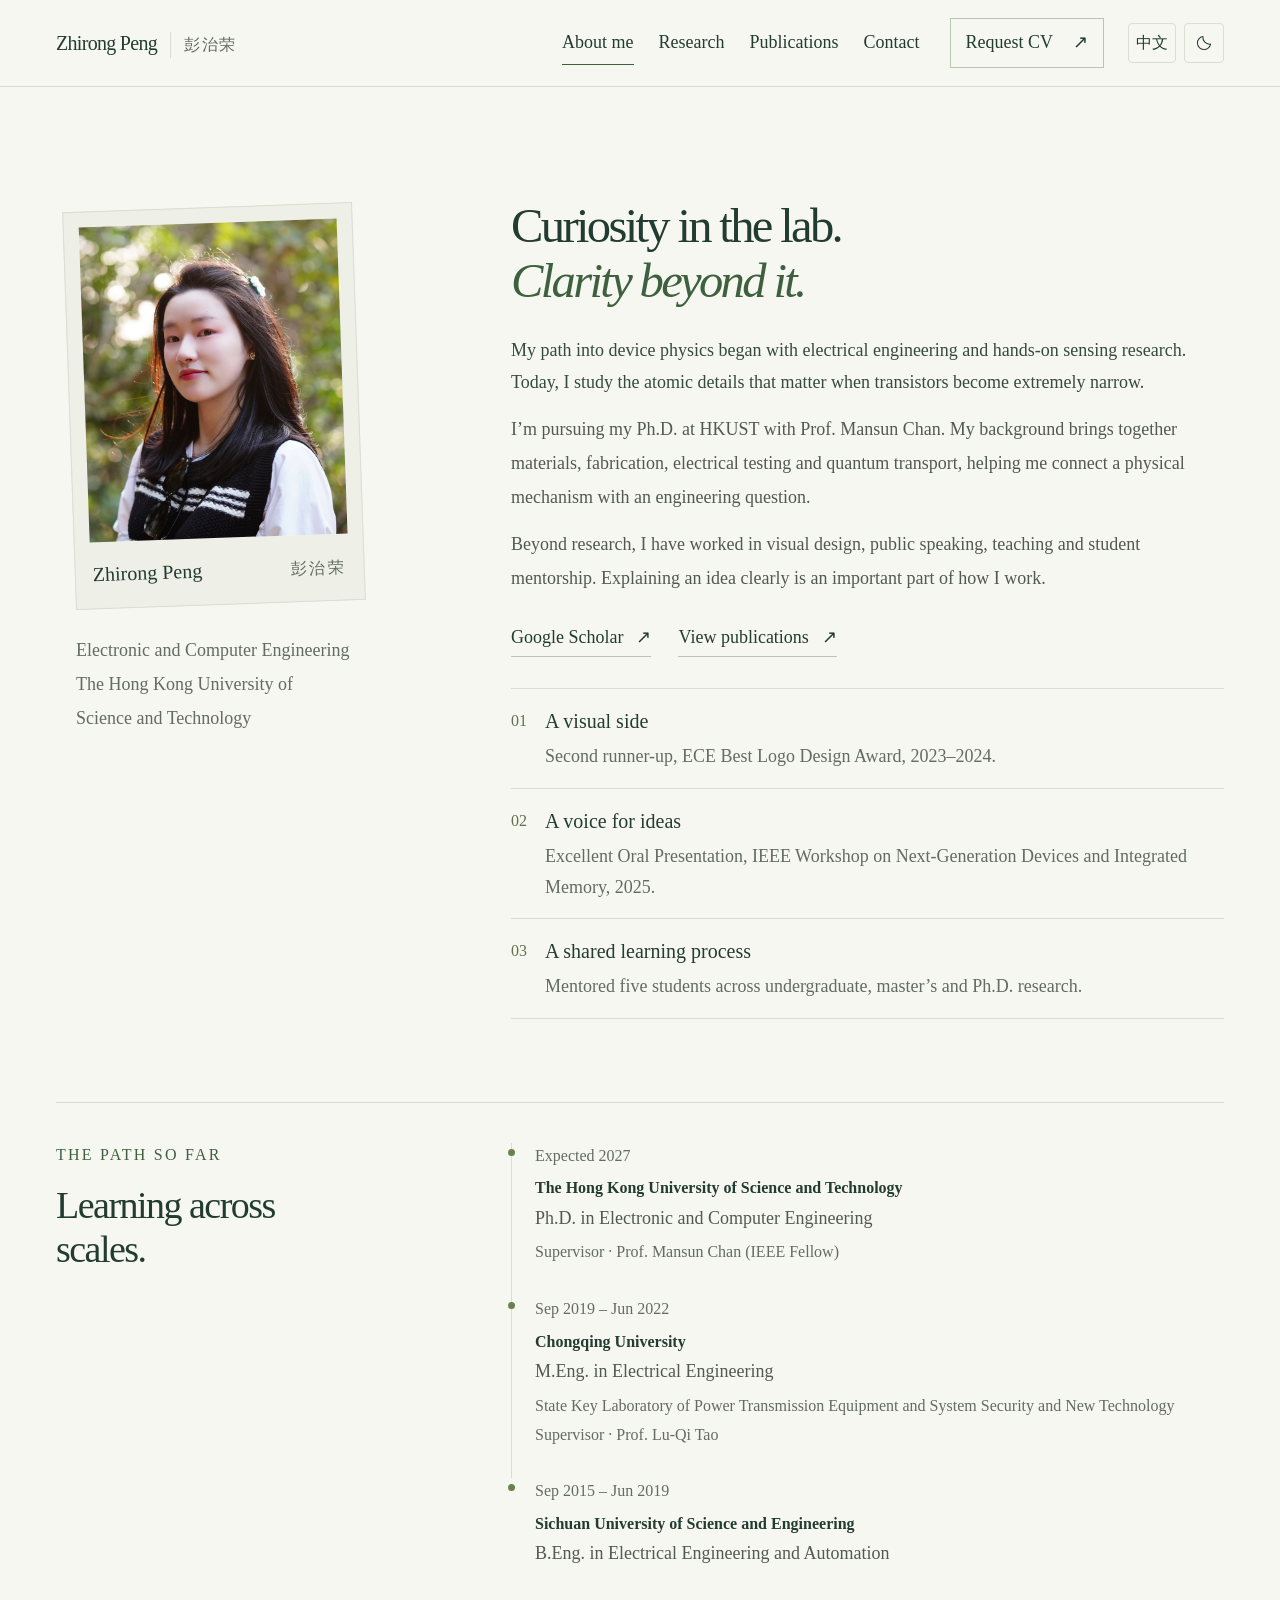
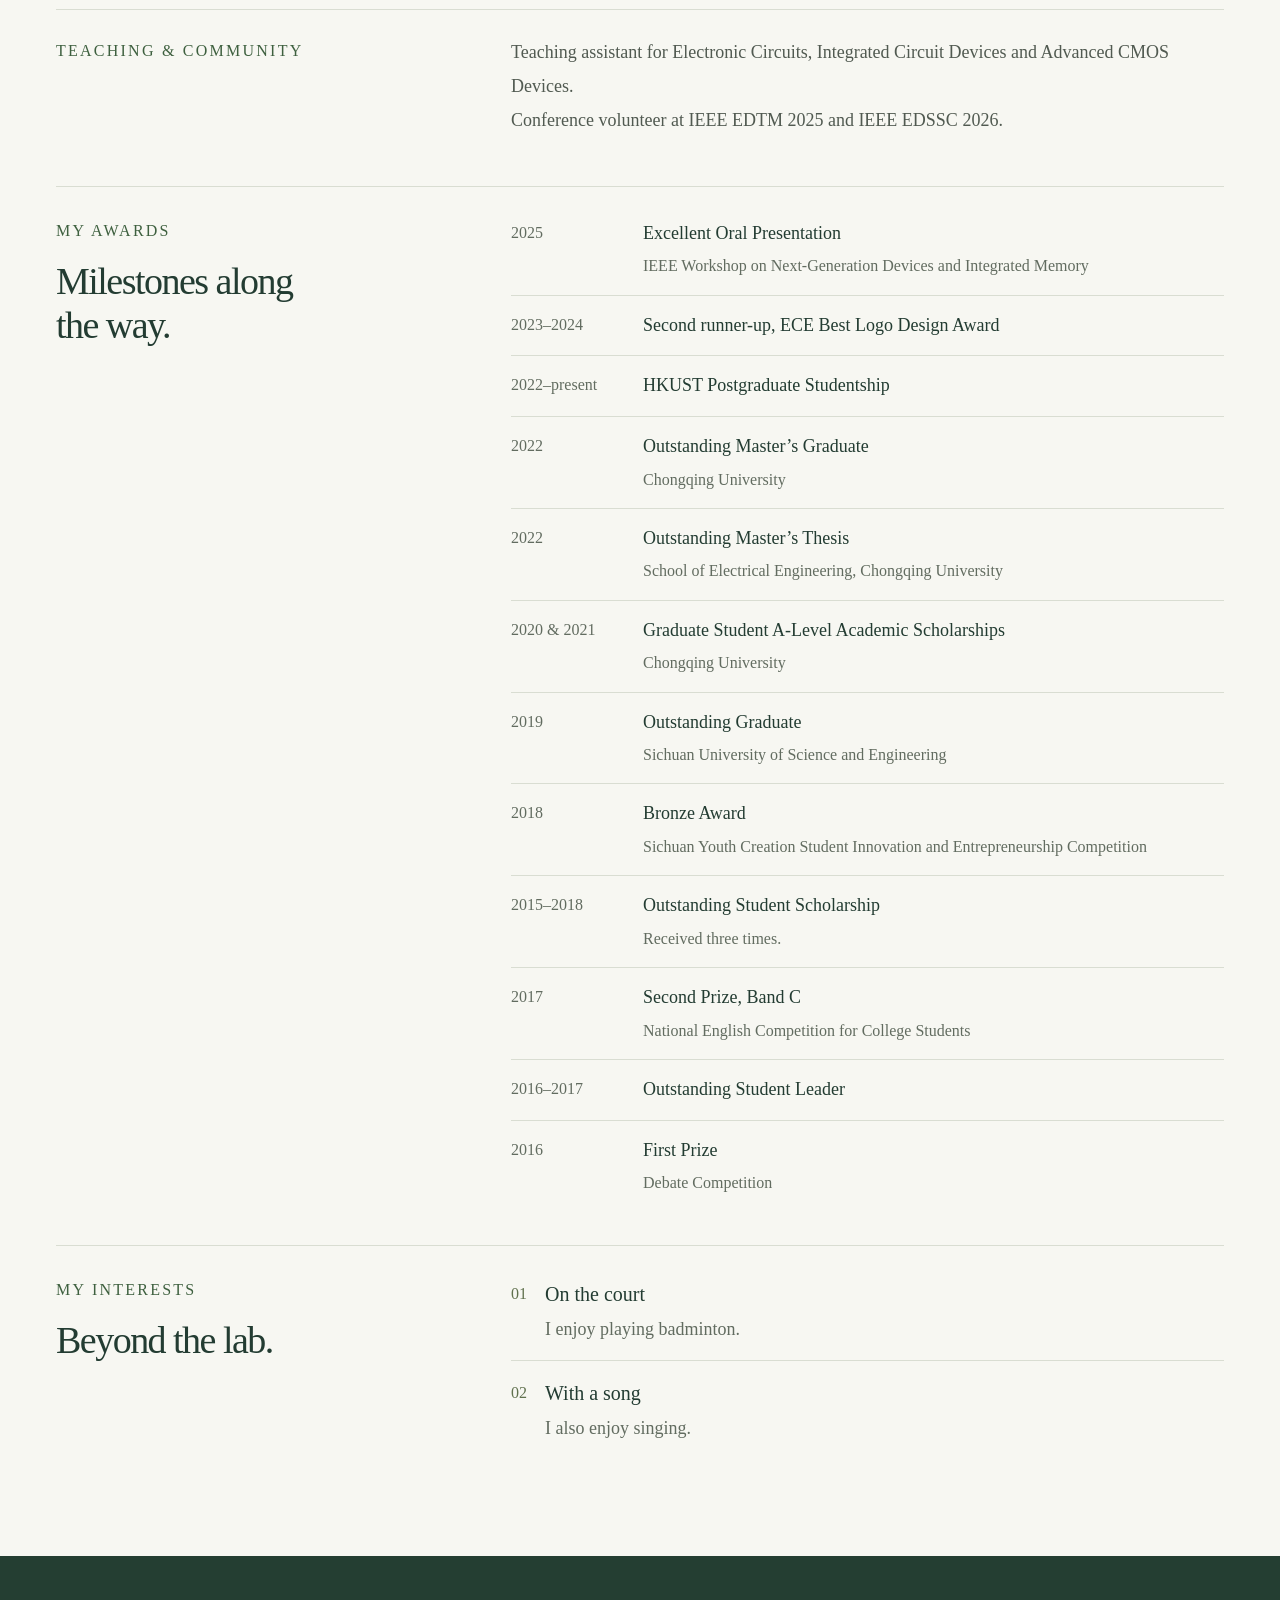
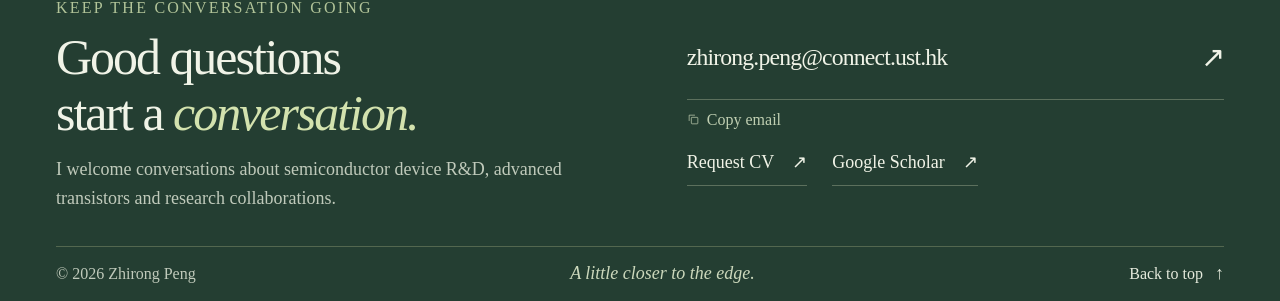
<file: index.html>
<!doctype html>
<html lang="en" data-theme="light">
<head>
  <meta charset="utf-8">
  <meta name="viewport" content="width=device-width, initial-scale=1">
  <meta name="description" content="About Zhirong Peng, a Ph.D. candidate at HKUST. Education, research background, teaching, awards and interests beyond the lab.">
  <meta name="author" content="Zhirong Peng">
  <meta name="theme-color" content="#f7f7f2">
  <meta name="referrer" content="no-referrer">
  <meta name="robots" content="noindex, nofollow">
  <title>About me | Zhirong Peng</title>
  <link rel="icon" href="assets/mark.svg" type="image/svg+xml">
  <script src="preferences.js"></script><link rel="stylesheet" href="styles.css">
  <script src="site.config.js" defer></script>
  <script src="app.js" defer></script>
<link rel="alternate" hreflang="zh-CN" href="zh/index.html"></head>
<body id="top" data-page="about">
  <a class="skip-link" href="#main">Skip to content</a>
  <header class="site-header">
    <div class="header-inner container">
      <a class="wordmark" href="index.html" aria-label="Zhirong Peng, home"><span>Zhirong Peng<span class="wordmark-cn" lang="zh-CN">彭治荣</span></span></a>
      <nav class="main-nav" id="main-nav" aria-label="Main navigation">
        <a href="index.html" data-page-link="about" class="is-current" aria-current="page">About me</a>
        <a href="research.html#top" data-page-link="research">Research</a>
        <a href="publications.html" data-page-link="publications">Publications</a>
        <a href="#contact">Contact</a>
        <a class="nav-cv" data-cv-link href="mailto:zhirong.peng@connect.ust.hk?subject=CV%20request"><span data-cv-label>Request CV</span><span aria-hidden="true">↗</span></a>
      </nav>
    <div class="header-tools" aria-label="Display preferences">
      <a class="language-switch" data-language-page="zh/index.html" href="zh/index.html" hreflang="zh-CN" lang="zh-CN" aria-label="Switch to Chinese" title="切换为中文">中文</a>
      <button class="theme-toggle" id="theme-toggle" type="button" role="switch" aria-checked="false" aria-label="Dark background" title="Switch to dark background" hidden>
        <svg class="icon-moon" viewbox="0 0 24 24" aria-hidden="true"><path d="M20.7 13.4A8.8 8.8 0 0 1 10.6 3.3 8.8 8.8 0 1 0 20.7 13.4Z"></path></svg>
        <svg class="icon-sun" viewbox="0 0 24 24" aria-hidden="true"><circle cx="12" cy="12" r="4"></circle><path d="M12 2v2m0 16v2M2 12h2m16 0h2M4.9 4.9l1.4 1.4m11.4 11.4 1.4 1.4M4.9 19.1l1.4-1.4M17.7 6.3l1.4-1.4"></path></svg>
      </button>
    <button class="menu-toggle" type="button" aria-label="Toggle navigation" aria-expanded="false" aria-controls="main-nav" hidden><span class="menu-label">Menu</span><span aria-hidden="true">+</span></button>
      </div></div>
  </header>

  <main id="main">
    <section class="about-section section container" id="about" aria-labelledby="about-title">
      <div class="about-layout">
        <div class="portrait-column">
          <figure class="portrait-frame"><img src="assets/portrait.jpg" width="827" height="1063" alt="Portrait of Zhirong Peng" loading="lazy"><figcaption><span>Zhirong Peng</span><span lang="zh">彭治荣</span></figcaption></figure>
          <p class="portrait-note">Electronic and Computer Engineering<br>The Hong Kong University of Science and Technology</p>
        </div>
        <div class="about-copy">
          <h1 class="page-title" id="about-title">Curiosity in the lab.<br><em>Clarity beyond it.</em></h1>
          <p class="about-lead">My path into device physics began with electrical engineering and hands-on sensing research. Today, I study the atomic details that matter when transistors become extremely narrow.</p>
          <p>I’m pursuing my Ph.D. at HKUST with Prof. Mansun Chan. My background brings together materials, fabrication, electrical testing and quantum transport, helping me connect a physical mechanism with an engineering question.</p>
          <p>Beyond research, I have worked in visual design, public speaking, teaching and student mentorship. Explaining an idea clearly is an important part of how I work.</p>
          <div class="about-actions"><a class="inline-link" data-social-link="scholar" href="https://scholar.google.com/citations?user=4kMQsrkAAAAJ&amp;hl=zh-CN" target="_blank" rel="noopener noreferrer">Google Scholar <span aria-hidden="true">↗</span></a><a class="inline-link" href="publications.html">View publications <span aria-hidden="true">↗</span></a></div>
          <div class="personal-notes">
            <div><span class="personal-note-number">01</span><div><h3>A visual side</h3><p>Second runner-up, ECE Best Logo Design Award, 2023–2024.</p></div></div>
            <div><span class="personal-note-number">02</span><div><h3>A voice for ideas</h3><p>Excellent Oral Presentation, IEEE Workshop on Next-Generation Devices and Integrated Memory, 2025.</p></div></div>
            <div><span class="personal-note-number">03</span><div><h3>A shared learning process</h3><p>Mentored five students across undergraduate, master’s and Ph.D. research.</p></div></div>
          </div>
        </div>
      </div>
      <div class="education-layout">
        <div class="education-heading"><p class="eyebrow">The path so far</p><h3>Learning across<br>scales.</h3></div>
        <ol class="education-list">
          <li><span class="education-date">Expected 2027</span><div><h4>The Hong Kong University of Science and Technology</h4><p>Ph.D. in Electronic and Computer Engineering</p><span class="education-detail">Supervisor · Prof. Mansun Chan (IEEE Fellow)</span></div></li>
          <li><span class="education-date">Sep 2019 – Jun 2022</span><div><h4>Chongqing University</h4><p>M.Eng. in Electrical Engineering</p><span class="education-detail">State Key Laboratory of Power Transmission Equipment and System Security and New Technology<br>Supervisor · Prof. Lu-Qi Tao</span></div></li>
          <li><span class="education-date">Sep 2015 – Jun 2019</span><div><h4>Sichuan University of Science and Engineering</h4><p>B.Eng. in Electrical Engineering and Automation</p></div></li>
        </ol>
      </div>
      <div class="teaching-note"><span class="eyebrow">Teaching &amp; community</span><p>Teaching assistant for Electronic Circuits, Integrated Circuit Devices and Advanced CMOS Devices.<br>Conference volunteer at IEEE EDTM 2025 and IEEE EDSSC 2026.</p></div>
      <section class="about-detail-section" id="awards" aria-labelledby="awards-title">
        <div class="education-heading"><p class="eyebrow">My awards</p><h3 id="awards-title">Milestones along<br>the way.</h3></div>
        <ol class="awards-list">
          <li data-award="oral"><span class="award-date">2025</span><div><h4>Excellent Oral Presentation</h4><p>IEEE Workshop on Next-Generation Devices and Integrated Memory</p></div></li>
          <li data-award="logo"><span class="award-date">2023–2024</span><div><h4>Second runner-up, ECE Best Logo Design Award</h4></div></li>
          <li data-award="studentship"><span class="award-date">2022–present</span><div><h4>HKUST Postgraduate Studentship</h4></div></li>
          <li data-award="masters-graduate"><span class="award-date">2022</span><div><h4>Outstanding Master’s Graduate</h4><p>Chongqing University</p></div></li>
          <li data-award="masters-thesis"><span class="award-date">2022</span><div><h4>Outstanding Master’s Thesis</h4><p>School of Electrical Engineering, Chongqing University</p></div></li>
          <li data-award="academic-scholarship"><span class="award-date">2020 &amp; 2021</span><div><h4>Graduate Student A-Level Academic Scholarships</h4><p>Chongqing University</p></div></li>
          <li data-award="graduate"><span class="award-date">2019</span><div><h4>Outstanding Graduate</h4><p>Sichuan University of Science and Engineering</p></div></li>
          <li data-award="innovation"><span class="award-date">2018</span><div><h4>Bronze Award</h4><p>Sichuan Youth Creation Student Innovation and Entrepreneurship Competition</p></div></li>
          <li data-award="student-scholarship"><span class="award-date">2015–2018</span><div><h4>Outstanding Student Scholarship</h4><p>Received three times.</p></div></li>
          <li data-award="english"><span class="award-date">2017</span><div><h4>Second Prize, Band C</h4><p>National English Competition for College Students</p></div></li>
          <li data-award="leadership"><span class="award-date">2016–2017</span><div><h4>Outstanding Student Leader</h4></div></li>
          <li data-award="debate"><span class="award-date">2016</span><div><h4>First Prize</h4><p>Debate Competition</p></div></li>
        </ol>
      </section>
      <section class="about-detail-section" id="interests" aria-labelledby="interests-title">
        <div class="education-heading"><p class="eyebrow">My interests</p><h3 id="interests-title">Beyond the lab.</h3></div>
        <div class="personal-notes interests-list">
          <div><span class="personal-note-number">01</span><div><h4>On the court</h4><p>I enjoy playing badminton.</p></div></div>
          <div><span class="personal-note-number">02</span><div><h4>With a song</h4><p>I also enjoy singing.</p></div></div>
        </div>
      </section>
    </section>
  </main>

    <footer class="contact-section" id="contact" aria-labelledby="contact-title">
      <div class="contact-inner container">
        <div><p class="eyebrow">Keep the conversation going</p><h2 id="contact-title">Good questions<br>start a <em>conversation.</em></h2><p>I welcome conversations about semiconductor device R&amp;D, advanced transistors and research collaborations.</p></div>
        <div class="contact-actions"><a class="contact-email" href="mailto:zhirong.peng@connect.ust.hk">zhirong.peng@connect.ust.hk <span aria-hidden="true">↗</span></a><button type="button" id="copy-email" class="copy-email" hidden><svg viewbox="0 0 18 18" aria-hidden="true"><rect x="6" y="6" width="9" height="9" rx="1"></rect><path d="M11 3H3v8"></path></svg><span id="copy-email-label">Copy email</span></button><span class="sr-only" id="copy-status" role="status"></span><div class="contact-links"><a data-cv-link href="mailto:zhirong.peng@connect.ust.hk?subject=CV%20request"><span data-cv-label>Request CV</span> <span aria-hidden="true">↗</span></a><a data-social-link="linkedin" hidden>LinkedIn <span aria-hidden="true">↗</span></a><a data-social-link="scholar" href="https://scholar.google.com/citations?user=4kMQsrkAAAAJ&amp;hl=zh-CN" target="_blank" rel="noopener noreferrer">Google Scholar <span aria-hidden="true">↗</span></a></div></div>
      </div>
      <div class="site-footer container"><span>© <span id="copyright-year">2026</span> Zhirong Peng</span><span class="footer-thought">A little closer to the edge.</span><a href="#top">Back to top <span aria-hidden="true">↑</span></a></div>
    </footer>
</body>
</html>
</file>
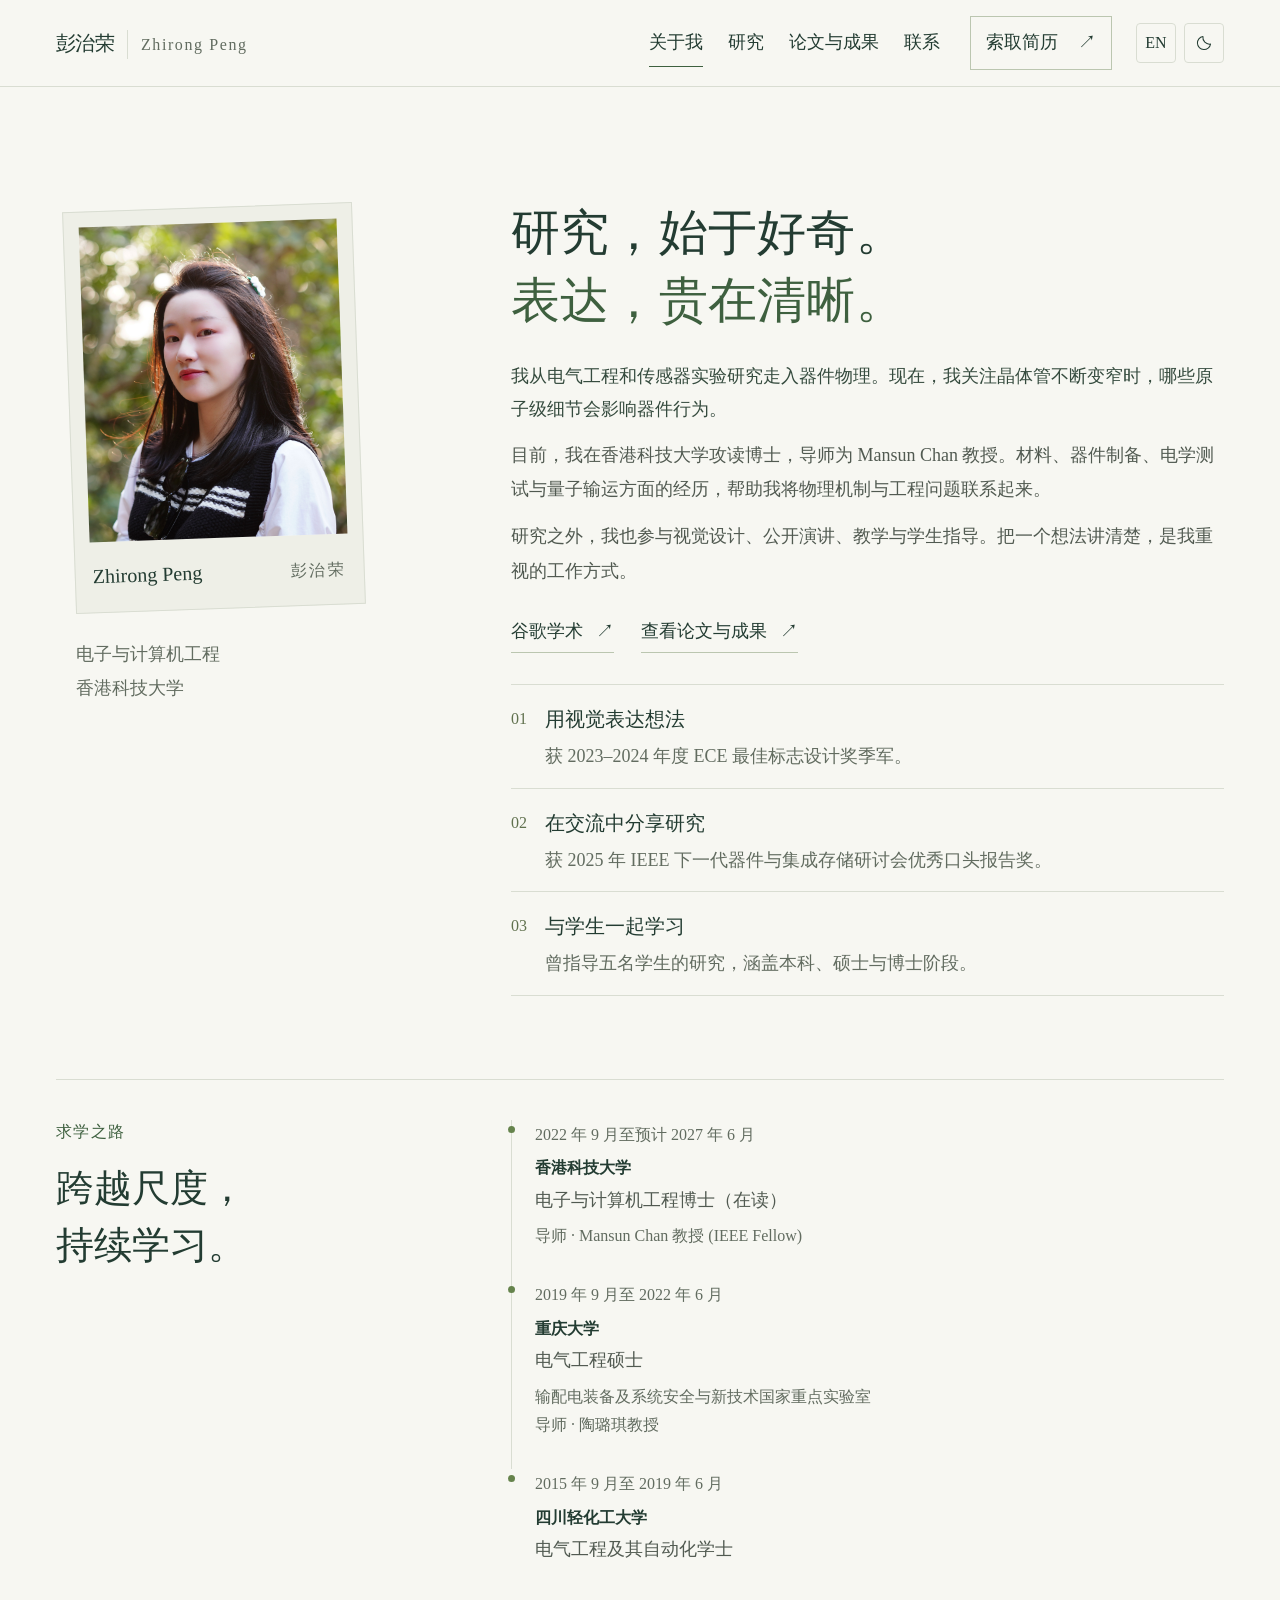
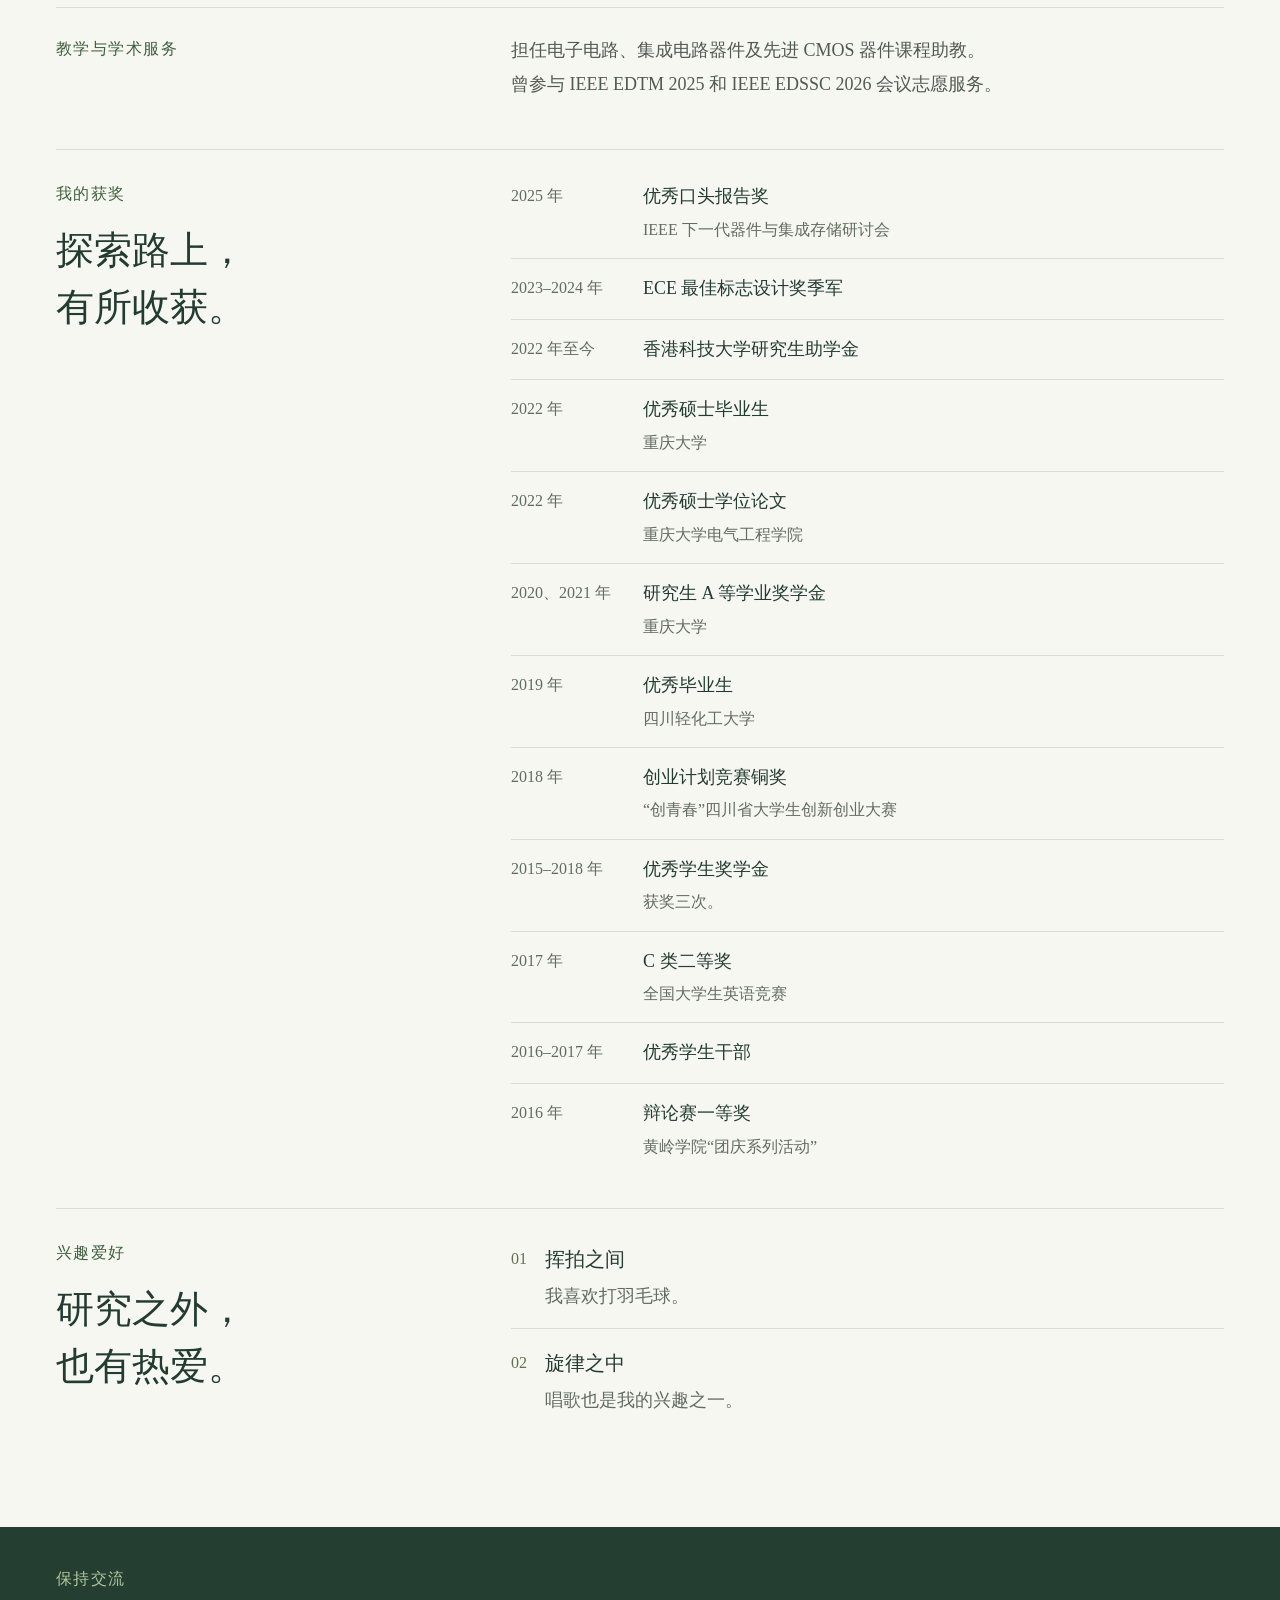
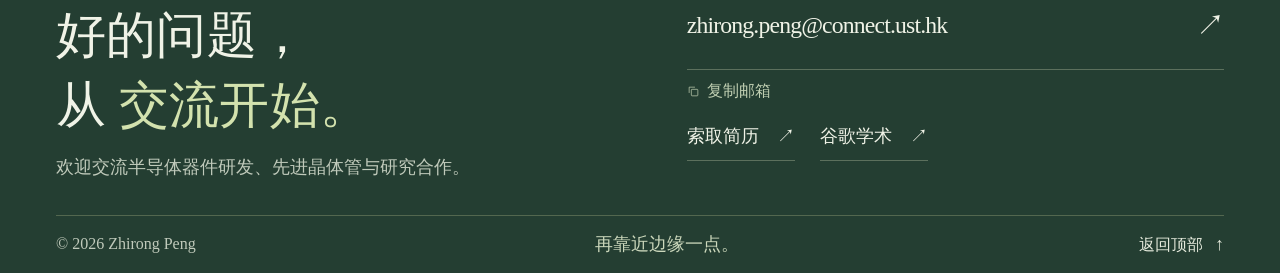
<file: zh/index.html>
<!doctype html>
<html lang="zh-CN" data-theme="light">
<head>
  <meta charset="utf-8">
  <meta name="viewport" content="width=device-width, initial-scale=1">
  <meta name="description" content="了解彭治荣的研究背景、教育经历、教学、获奖与研究之外的兴趣。">
  <meta name="author" content="Zhirong Peng">
  <meta name="theme-color" content="#f7f7f2">
  <meta name="referrer" content="no-referrer">
  <meta name="robots" content="noindex, nofollow">
  <title>关于我 | 彭治荣</title>
  <link rel="icon" href="../assets/mark.svg" type="image/svg+xml">
  <script src="../preferences.js"></script><link rel="stylesheet" href="../styles.css">
  <script src="../site.config.js" defer></script>
  <script src="../app.js" defer></script>
<link rel="alternate" hreflang="en" href="../index.html"></head>
<body id="top" data-page="about">
  <a class="skip-link" href="#main">跳至正文</a>
  <header class="site-header">
    <div class="header-inner container">
      <a class="wordmark" href="index.html" aria-label="彭治荣，首页"><span lang="zh-CN">彭治荣<span class="wordmark-cn" lang="en">Zhirong Peng</span></span></a>
      <nav class="main-nav" id="main-nav" aria-label="主导航">
        <a href="index.html" data-page-link="about" class="is-current" aria-current="page">关于我</a>
        <a href="research.html#top" data-page-link="research">研究</a>
        <a href="publications.html" data-page-link="publications">论文与成果</a>
        <a href="#contact">联系</a>
        <a class="nav-cv" data-cv-link href="mailto:zhirong.peng@connect.ust.hk?subject=CV%20request"><span data-cv-label>索取简历</span><span aria-hidden="true">↗</span></a>
      </nav>
    <div class="header-tools" aria-label="显示设置">
      <a class="language-switch" data-language-page="../index.html" href="../index.html" hreflang="en" lang="en" aria-label="Switch to English" title="切换为英文">EN</a>
      <button class="theme-toggle" id="theme-toggle" type="button" role="switch" aria-checked="false" aria-label="深色背景" title="切换为深色背景" hidden>
        <svg class="icon-moon" viewbox="0 0 24 24" aria-hidden="true"><path d="M20.7 13.4A8.8 8.8 0 0 1 10.6 3.3 8.8 8.8 0 1 0 20.7 13.4Z"></path></svg>
        <svg class="icon-sun" viewbox="0 0 24 24" aria-hidden="true"><circle cx="12" cy="12" r="4"></circle><path d="M12 2v2m0 16v2M2 12h2m16 0h2M4.9 4.9l1.4 1.4m11.4 11.4 1.4 1.4M4.9 19.1l1.4-1.4M17.7 6.3l1.4-1.4"></path></svg>
      </button>
    <button class="menu-toggle" type="button" aria-label="切换导航菜单" aria-expanded="false" aria-controls="main-nav" hidden><span class="menu-label">菜单</span><span aria-hidden="true">+</span></button>
      </div></div>
  </header>

  <main id="main">
    <section class="about-section section container" id="about" aria-labelledby="about-title">
      <div class="about-layout">
        <div class="portrait-column">
          <figure class="portrait-frame"><img src="../assets/portrait.jpg" width="827" height="1063" alt="彭治荣的个人照片" loading="lazy"><figcaption><span>Zhirong Peng</span><span lang="zh">彭治荣</span></figcaption></figure>
          <p class="portrait-note">电子与计算机工程<br>香港科技大学</p>
        </div>
        <div class="about-copy">
          <h1 class="page-title" id="about-title">研究，始于好奇。<br><em>表达，贵在清晰。</em></h1>
          <p class="about-lead">我从电气工程和传感器实验研究走入器件物理。现在，我关注晶体管不断变窄时，哪些原子级细节会影响器件行为。</p>
          <p>目前，我在香港科技大学攻读博士，导师为 Mansun Chan 教授。材料、器件制备、电学测试与量子输运方面的经历，帮助我将物理机制与工程问题联系起来。</p>
          <p>研究之外，我也参与视觉设计、公开演讲、教学与学生指导。把一个想法讲清楚，是我重视的工作方式。</p>
          <div class="about-actions"><a class="inline-link" data-social-link="scholar" href="https://scholar.google.com/citations?user=4kMQsrkAAAAJ&amp;hl=zh-CN" target="_blank" rel="noopener noreferrer">谷歌学术 <span aria-hidden="true">↗</span></a><a class="inline-link" href="publications.html">查看论文与成果 <span aria-hidden="true">↗</span></a></div>
          <div class="personal-notes">
            <div><span class="personal-note-number">01</span><div><h3>用视觉表达想法</h3><p>获 2023–2024 年度 ECE 最佳标志设计奖季军。</p></div></div>
            <div><span class="personal-note-number">02</span><div><h3>在交流中分享研究</h3><p>获 2025 年 IEEE 下一代器件与集成存储研讨会优秀口头报告奖。</p></div></div>
            <div><span class="personal-note-number">03</span><div><h3>与学生一起学习</h3><p>曾指导五名学生的研究，涵盖本科、硕士与博士阶段。</p></div></div>
          </div>
        </div>
      </div>
      <div class="education-layout">
        <div class="education-heading"><p class="eyebrow">求学之路</p><h3>跨越尺度，<br>持续学习。</h3></div>
        <ol class="education-list">
          <li><span class="education-date">2022 年 9 月至预计 2027 年 6 月</span><div><h4>香港科技大学</h4><p>电子与计算机工程博士（在读）</p><span class="education-detail">导师 · Mansun Chan 教授 (IEEE Fellow)</span></div></li>
          <li><span class="education-date">2019 年 9 月至 2022 年 6 月</span><div><h4>重庆大学</h4><p>电气工程硕士</p><span class="education-detail">输配电装备及系统安全与新技术国家重点实验室<br>导师 · 陶璐琪教授</span></div></li>
          <li><span class="education-date">2015 年 9 月至 2019 年 6 月</span><div><h4>四川轻化工大学</h4><p>电气工程及其自动化学士</p></div></li>
        </ol>
      </div>
      <div class="teaching-note"><span class="eyebrow">教学与学术服务</span><p>担任电子电路、集成电路器件及先进 CMOS 器件课程助教。<br>曾参与 IEEE EDTM 2025 和 IEEE EDSSC 2026 会议志愿服务。</p></div>
      <section class="about-detail-section" id="awards" aria-labelledby="awards-title">
        <div class="education-heading"><p class="eyebrow">我的获奖</p><h3 id="awards-title">探索路上，<br>有所收获。</h3></div>
        <ol class="awards-list">
          <li data-award="oral"><span class="award-date">2025 年</span><div><h4>优秀口头报告奖</h4><p>IEEE 下一代器件与集成存储研讨会</p></div></li>
          <li data-award="logo"><span class="award-date">2023–2024 年</span><div><h4>ECE 最佳标志设计奖季军</h4></div></li>
          <li data-award="studentship"><span class="award-date">2022 年至今</span><div><h4>香港科技大学研究生助学金</h4></div></li>
          <li data-award="masters-graduate"><span class="award-date">2022 年</span><div><h4>优秀硕士毕业生</h4><p>重庆大学</p></div></li>
          <li data-award="masters-thesis"><span class="award-date">2022 年</span><div><h4>优秀硕士学位论文</h4><p>重庆大学电气工程学院</p></div></li>
          <li data-award="academic-scholarship"><span class="award-date">2020、2021 年</span><div><h4>研究生 A 等学业奖学金</h4><p>重庆大学</p></div></li>
          <li data-award="graduate"><span class="award-date">2019 年</span><div><h4>优秀毕业生</h4><p>四川轻化工大学</p></div></li>
          <li data-award="innovation"><span class="award-date">2018 年</span><div><h4>创业计划竞赛铜奖</h4><p>“创青春”四川省大学生创新创业大赛</p></div></li>
          <li data-award="student-scholarship"><span class="award-date">2015–2018 年</span><div><h4>优秀学生奖学金</h4><p>获奖三次。</p></div></li>
          <li data-award="english"><span class="award-date">2017 年</span><div><h4>C 类二等奖</h4><p>全国大学生英语竞赛</p></div></li>
          <li data-award="leadership"><span class="award-date">2016–2017 年</span><div><h4>优秀学生干部</h4></div></li>
          <li data-award="debate"><span class="award-date">2016 年</span><div><h4>辩论赛一等奖</h4><p>黄岭学院“团庆系列活动”</p></div></li>
        </ol>
      </section>
      <section class="about-detail-section" id="interests" aria-labelledby="interests-title">
        <div class="education-heading"><p class="eyebrow">兴趣爱好</p><h3 id="interests-title">研究之外，<br>也有热爱。</h3></div>
        <div class="personal-notes interests-list">
          <div><span class="personal-note-number">01</span><div><h4>挥拍之间</h4><p>我喜欢打羽毛球。</p></div></div>
          <div><span class="personal-note-number">02</span><div><h4>旋律之中</h4><p>唱歌也是我的兴趣之一。</p></div></div>
        </div>
      </section>
    </section>
  </main>

    <footer class="contact-section" id="contact" aria-labelledby="contact-title">
      <div class="contact-inner container">
        <div><p class="eyebrow">保持交流</p><h2 id="contact-title">好的问题，<br>从 <em>交流开始。</em></h2><p>欢迎交流半导体器件研发、先进晶体管与研究合作。</p></div>
        <div class="contact-actions"><a class="contact-email" href="mailto:zhirong.peng@connect.ust.hk">zhirong.peng@connect.ust.hk <span aria-hidden="true">↗</span></a><button type="button" id="copy-email" class="copy-email" hidden><svg viewbox="0 0 18 18" aria-hidden="true"><rect x="6" y="6" width="9" height="9" rx="1"></rect><path d="M11 3H3v8"></path></svg><span id="copy-email-label">复制邮箱</span></button><span class="sr-only" id="copy-status" role="status"></span><div class="contact-links"><a data-cv-link href="mailto:zhirong.peng@connect.ust.hk?subject=CV%20request"><span data-cv-label>索取简历</span> <span aria-hidden="true">↗</span></a><a data-social-link="linkedin" hidden>LinkedIn <span aria-hidden="true">↗</span></a><a data-social-link="scholar" href="https://scholar.google.com/citations?user=4kMQsrkAAAAJ&amp;hl=zh-CN" target="_blank" rel="noopener noreferrer">谷歌学术 <span aria-hidden="true">↗</span></a></div></div>
      </div>
      <div class="site-footer container"><span>© <span id="copyright-year">2026</span> Zhirong Peng</span><span class="footer-thought">再靠近边缘一点。</span><a href="#top">返回顶部 <span aria-hidden="true">↑</span></a></div>
    </footer>
</body>
</html>
</file>
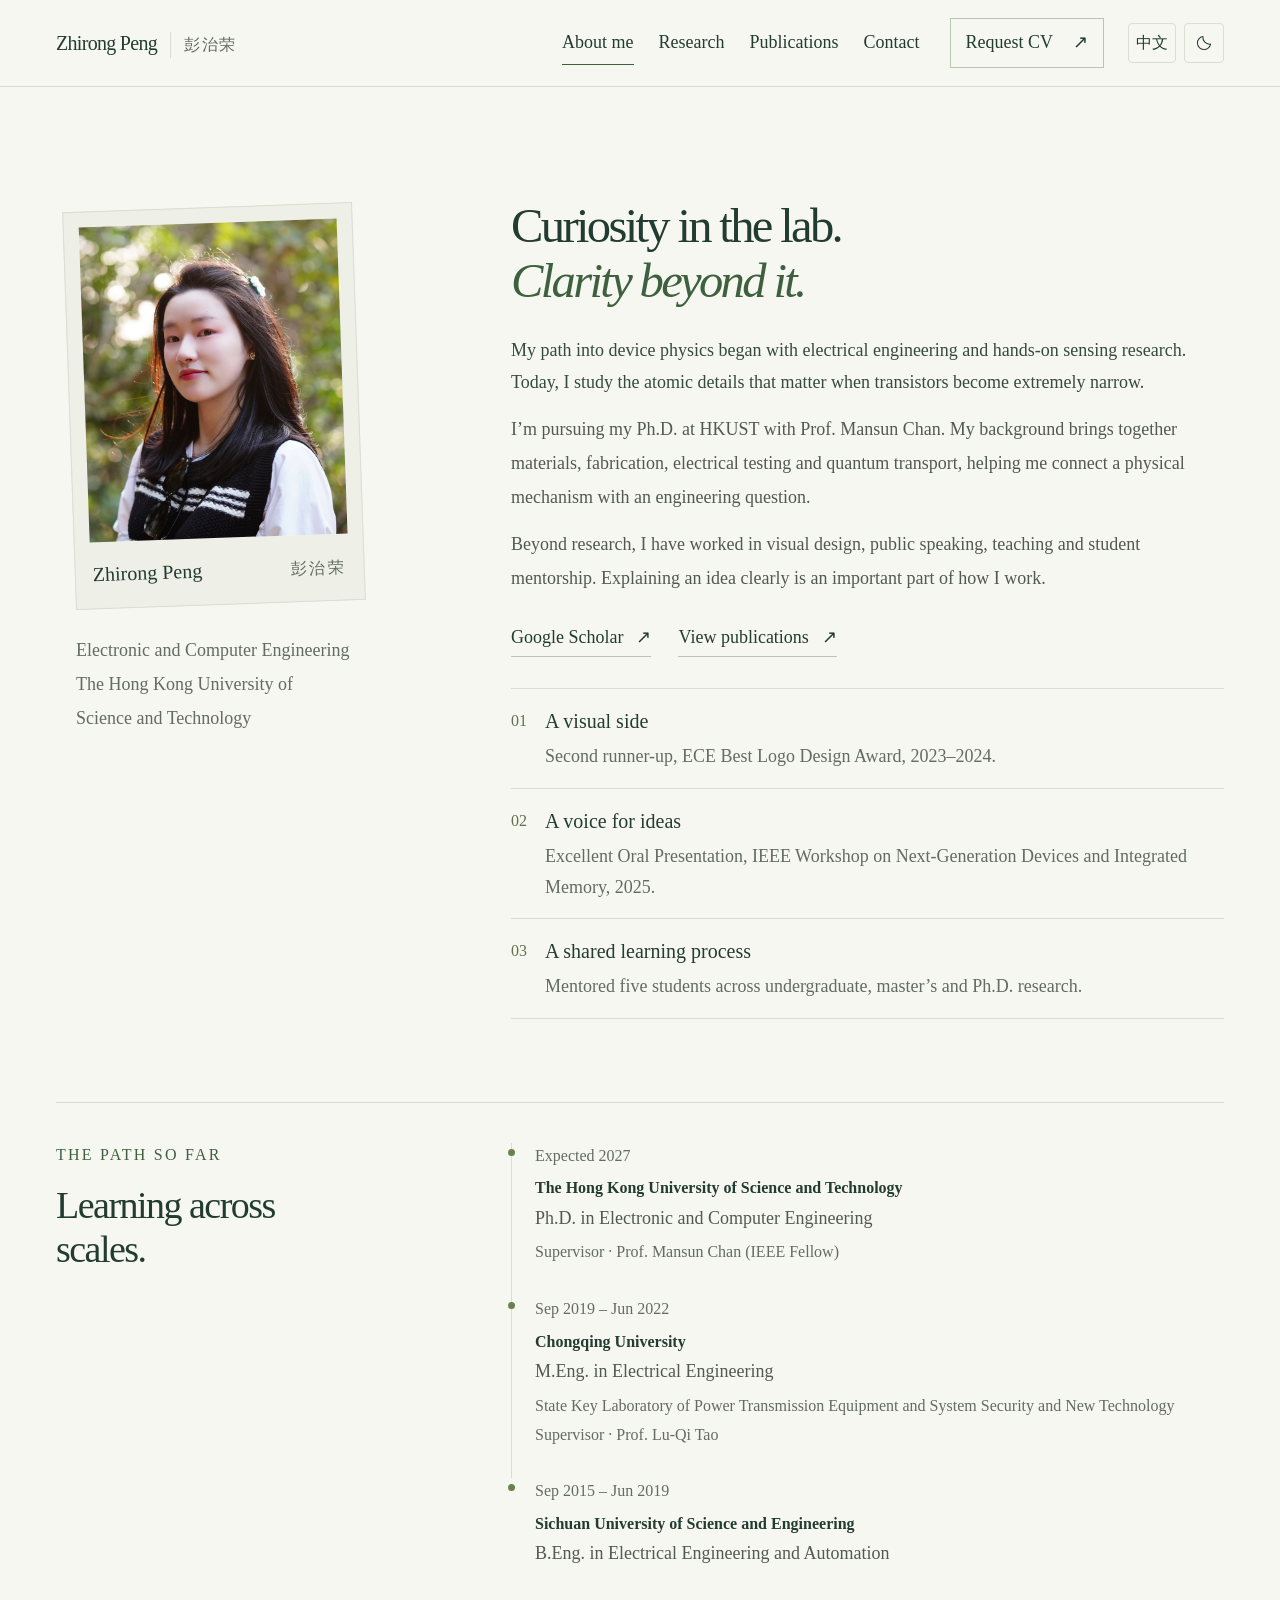
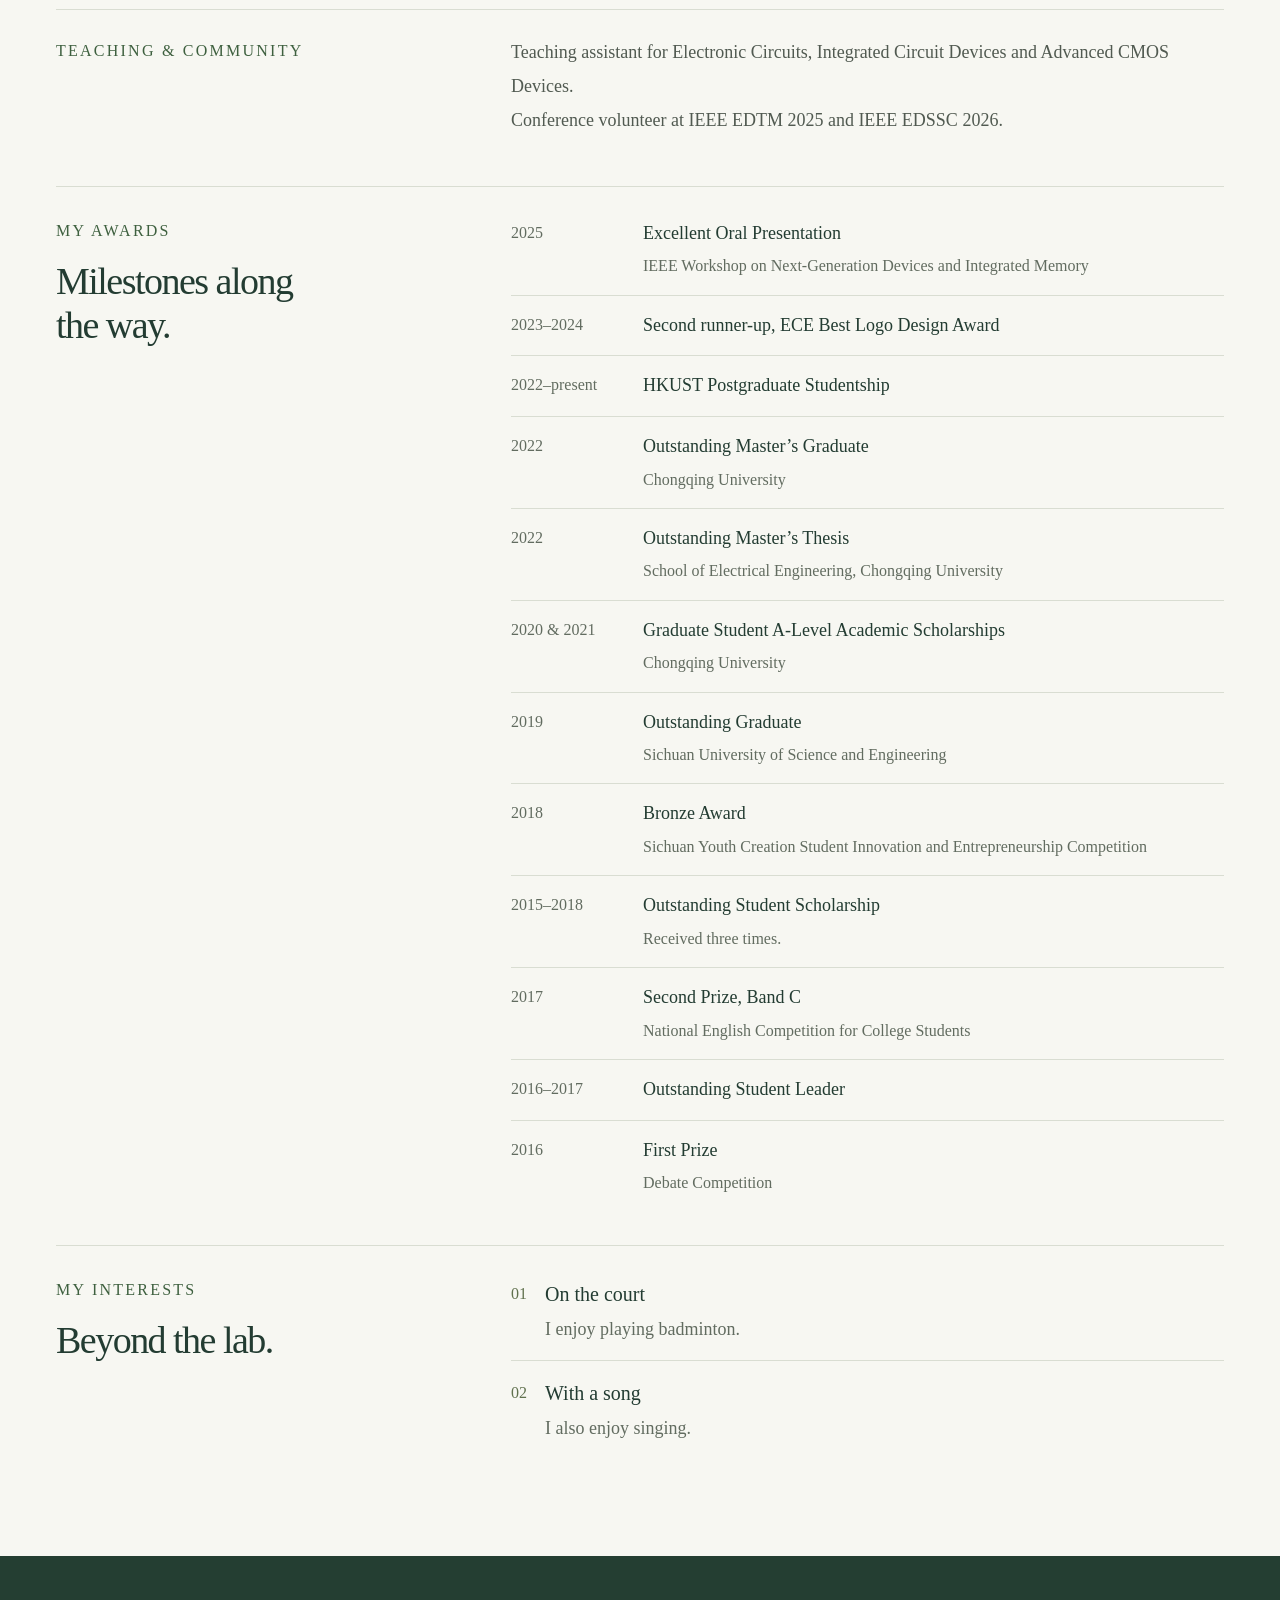
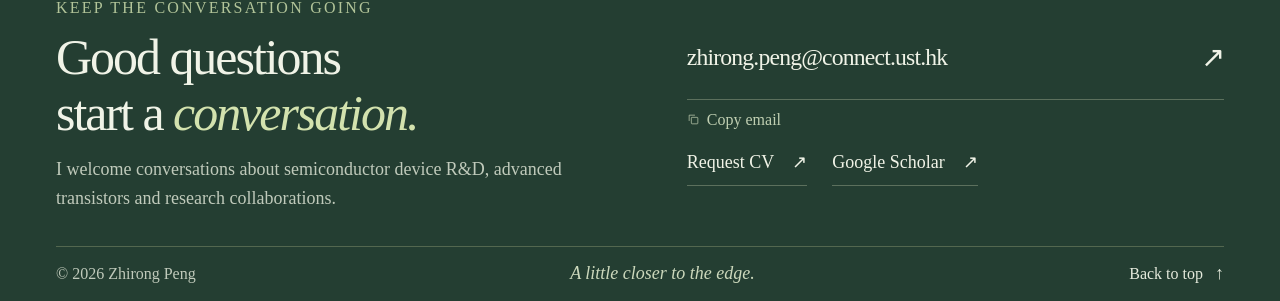
<file: about.html>
<!doctype html>
<html lang="en" data-theme="light">
<head>
  <meta charset="utf-8">
  <meta name="viewport" content="width=device-width, initial-scale=1">
  <meta name="description" content="About Zhirong Peng, a Ph.D. candidate at HKUST. Education, research background, teaching, awards and interests beyond the lab.">
  <meta name="author" content="Zhirong Peng">
  <meta name="theme-color" content="#f7f7f2">
  <meta name="referrer" content="no-referrer">
  <meta name="robots" content="noindex, nofollow">
  <title>About me | Zhirong Peng</title>
  <link rel="icon" href="assets/mark.svg" type="image/svg+xml">
  <script src="preferences.js"></script><link rel="stylesheet" href="styles.css">
  <script src="site.config.js" defer></script>
  <script src="app.js" defer></script>
<link rel="alternate" hreflang="zh-CN" href="zh/about.html"></head>
<body id="top" data-page="about">
  <a class="skip-link" href="#main">Skip to content</a>
  <header class="site-header">
    <div class="header-inner container">
      <a class="wordmark" href="index.html" aria-label="Zhirong Peng, home"><span>Zhirong Peng<span class="wordmark-cn" lang="zh-CN">彭治荣</span></span></a>
      <nav class="main-nav" id="main-nav" aria-label="Main navigation">
        <a href="index.html" data-page-link="about" class="is-current" aria-current="page">About me</a>
        <a href="research.html#top" data-page-link="research">Research</a>
        <a href="publications.html" data-page-link="publications">Publications</a>
        <a href="#contact">Contact</a>
        <a class="nav-cv" data-cv-link href="mailto:zhirong.peng@connect.ust.hk?subject=CV%20request"><span data-cv-label>Request CV</span><span aria-hidden="true">↗</span></a>
      </nav>
    <div class="header-tools" aria-label="Display preferences">
      <a class="language-switch" data-language-page="zh/about.html" href="zh/about.html" hreflang="zh-CN" lang="zh-CN" aria-label="Switch to Chinese" title="切换为中文">中文</a>
      <button class="theme-toggle" id="theme-toggle" type="button" role="switch" aria-checked="false" aria-label="Dark background" title="Switch to dark background" hidden>
        <svg class="icon-moon" viewbox="0 0 24 24" aria-hidden="true"><path d="M20.7 13.4A8.8 8.8 0 0 1 10.6 3.3 8.8 8.8 0 1 0 20.7 13.4Z"></path></svg>
        <svg class="icon-sun" viewbox="0 0 24 24" aria-hidden="true"><circle cx="12" cy="12" r="4"></circle><path d="M12 2v2m0 16v2M2 12h2m16 0h2M4.9 4.9l1.4 1.4m11.4 11.4 1.4 1.4M4.9 19.1l1.4-1.4M17.7 6.3l1.4-1.4"></path></svg>
      </button>
    <button class="menu-toggle" type="button" aria-label="Toggle navigation" aria-expanded="false" aria-controls="main-nav" hidden><span class="menu-label">Menu</span><span aria-hidden="true">+</span></button>
      </div></div>
  </header>

  <main id="main">
    <section class="about-section section container" id="about" aria-labelledby="about-title">
      <div class="about-layout">
        <div class="portrait-column">
          <figure class="portrait-frame"><img src="assets/portrait.jpg" width="827" height="1063" alt="Portrait of Zhirong Peng" loading="lazy"><figcaption><span>Zhirong Peng</span><span lang="zh">彭治荣</span></figcaption></figure>
          <p class="portrait-note">Electronic and Computer Engineering<br>The Hong Kong University of Science and Technology</p>
        </div>
        <div class="about-copy">
          <h1 class="page-title" id="about-title">Curiosity in the lab.<br><em>Clarity beyond it.</em></h1>
          <p class="about-lead">My path into device physics began with electrical engineering and hands-on sensing research. Today, I study the atomic details that matter when transistors become extremely narrow.</p>
          <p>I’m pursuing my Ph.D. at HKUST with Prof. Mansun Chan. My background brings together materials, fabrication, electrical testing and quantum transport, helping me connect a physical mechanism with an engineering question.</p>
          <p>Beyond research, I have worked in visual design, public speaking, teaching and student mentorship. Explaining an idea clearly is an important part of how I work.</p>
          <div class="about-actions"><a class="inline-link" data-social-link="scholar" href="https://scholar.google.com/citations?user=4kMQsrkAAAAJ&amp;hl=zh-CN" target="_blank" rel="noopener noreferrer">Google Scholar <span aria-hidden="true">↗</span></a><a class="inline-link" href="publications.html">View publications <span aria-hidden="true">↗</span></a></div>
          <div class="personal-notes">
            <div><span class="personal-note-number">01</span><div><h3>A visual side</h3><p>Second runner-up, ECE Best Logo Design Award, 2023–2024.</p></div></div>
            <div><span class="personal-note-number">02</span><div><h3>A voice for ideas</h3><p>Excellent Oral Presentation, IEEE Workshop on Next-Generation Devices and Integrated Memory, 2025.</p></div></div>
            <div><span class="personal-note-number">03</span><div><h3>A shared learning process</h3><p>Mentored five students across undergraduate, master’s and Ph.D. research.</p></div></div>
          </div>
        </div>
      </div>
      <div class="education-layout">
        <div class="education-heading"><p class="eyebrow">The path so far</p><h3>Learning across<br>scales.</h3></div>
        <ol class="education-list">
          <li><span class="education-date">Expected 2027</span><div><h4>The Hong Kong University of Science and Technology</h4><p>Ph.D. in Electronic and Computer Engineering</p><span class="education-detail">Supervisor · Prof. Mansun Chan (IEEE Fellow)</span></div></li>
          <li><span class="education-date">Sep 2019 – Jun 2022</span><div><h4>Chongqing University</h4><p>M.Eng. in Electrical Engineering</p><span class="education-detail">State Key Laboratory of Power Transmission Equipment and System Security and New Technology<br>Supervisor · Prof. Lu-Qi Tao</span></div></li>
          <li><span class="education-date">Sep 2015 – Jun 2019</span><div><h4>Sichuan University of Science and Engineering</h4><p>B.Eng. in Electrical Engineering and Automation</p></div></li>
        </ol>
      </div>
      <div class="teaching-note"><span class="eyebrow">Teaching &amp; community</span><p>Teaching assistant for Electronic Circuits, Integrated Circuit Devices and Advanced CMOS Devices.<br>Conference volunteer at IEEE EDTM 2025 and IEEE EDSSC 2026.</p></div>
      <section class="about-detail-section" id="awards" aria-labelledby="awards-title">
        <div class="education-heading"><p class="eyebrow">My awards</p><h3 id="awards-title">Milestones along<br>the way.</h3></div>
        <ol class="awards-list">
          <li data-award="oral"><span class="award-date">2025</span><div><h4>Excellent Oral Presentation</h4><p>IEEE Workshop on Next-Generation Devices and Integrated Memory</p></div></li>
          <li data-award="logo"><span class="award-date">2023–2024</span><div><h4>Second runner-up, ECE Best Logo Design Award</h4></div></li>
          <li data-award="studentship"><span class="award-date">2022–present</span><div><h4>HKUST Postgraduate Studentship</h4></div></li>
          <li data-award="masters-graduate"><span class="award-date">2022</span><div><h4>Outstanding Master’s Graduate</h4><p>Chongqing University</p></div></li>
          <li data-award="masters-thesis"><span class="award-date">2022</span><div><h4>Outstanding Master’s Thesis</h4><p>School of Electrical Engineering, Chongqing University</p></div></li>
          <li data-award="academic-scholarship"><span class="award-date">2020 &amp; 2021</span><div><h4>Graduate Student A-Level Academic Scholarships</h4><p>Chongqing University</p></div></li>
          <li data-award="graduate"><span class="award-date">2019</span><div><h4>Outstanding Graduate</h4><p>Sichuan University of Science and Engineering</p></div></li>
          <li data-award="innovation"><span class="award-date">2018</span><div><h4>Bronze Award</h4><p>Sichuan Youth Creation Student Innovation and Entrepreneurship Competition</p></div></li>
          <li data-award="student-scholarship"><span class="award-date">2015–2018</span><div><h4>Outstanding Student Scholarship</h4><p>Received three times.</p></div></li>
          <li data-award="english"><span class="award-date">2017</span><div><h4>Second Prize, Band C</h4><p>National English Competition for College Students</p></div></li>
          <li data-award="leadership"><span class="award-date">2016–2017</span><div><h4>Outstanding Student Leader</h4></div></li>
          <li data-award="debate"><span class="award-date">2016</span><div><h4>First Prize</h4><p>Debate Competition</p></div></li>
        </ol>
      </section>
      <section class="about-detail-section" id="interests" aria-labelledby="interests-title">
        <div class="education-heading"><p class="eyebrow">My interests</p><h3 id="interests-title">Beyond the lab.</h3></div>
        <div class="personal-notes interests-list">
          <div><span class="personal-note-number">01</span><div><h4>On the court</h4><p>I enjoy playing badminton.</p></div></div>
          <div><span class="personal-note-number">02</span><div><h4>With a song</h4><p>I also enjoy singing.</p></div></div>
        </div>
      </section>
    </section>
  </main>

    <footer class="contact-section" id="contact" aria-labelledby="contact-title">
      <div class="contact-inner container">
        <div><p class="eyebrow">Keep the conversation going</p><h2 id="contact-title">Good questions<br>start a <em>conversation.</em></h2><p>I welcome conversations about semiconductor device R&amp;D, advanced transistors and research collaborations.</p></div>
        <div class="contact-actions"><a class="contact-email" href="mailto:zhirong.peng@connect.ust.hk">zhirong.peng@connect.ust.hk <span aria-hidden="true">↗</span></a><button type="button" id="copy-email" class="copy-email" hidden><svg viewbox="0 0 18 18" aria-hidden="true"><rect x="6" y="6" width="9" height="9" rx="1"></rect><path d="M11 3H3v8"></path></svg><span id="copy-email-label">Copy email</span></button><span class="sr-only" id="copy-status" role="status"></span><div class="contact-links"><a data-cv-link href="mailto:zhirong.peng@connect.ust.hk?subject=CV%20request"><span data-cv-label>Request CV</span> <span aria-hidden="true">↗</span></a><a data-social-link="linkedin" hidden>LinkedIn <span aria-hidden="true">↗</span></a><a data-social-link="scholar" href="https://scholar.google.com/citations?user=4kMQsrkAAAAJ&amp;hl=zh-CN" target="_blank" rel="noopener noreferrer">Google Scholar <span aria-hidden="true">↗</span></a></div></div>
      </div>
      <div class="site-footer container"><span>© <span id="copyright-year">2026</span> Zhirong Peng</span><span class="footer-thought">A little closer to the edge.</span><a href="#top">Back to top <span aria-hidden="true">↑</span></a></div>
    </footer>
</body>
</html>
</file>
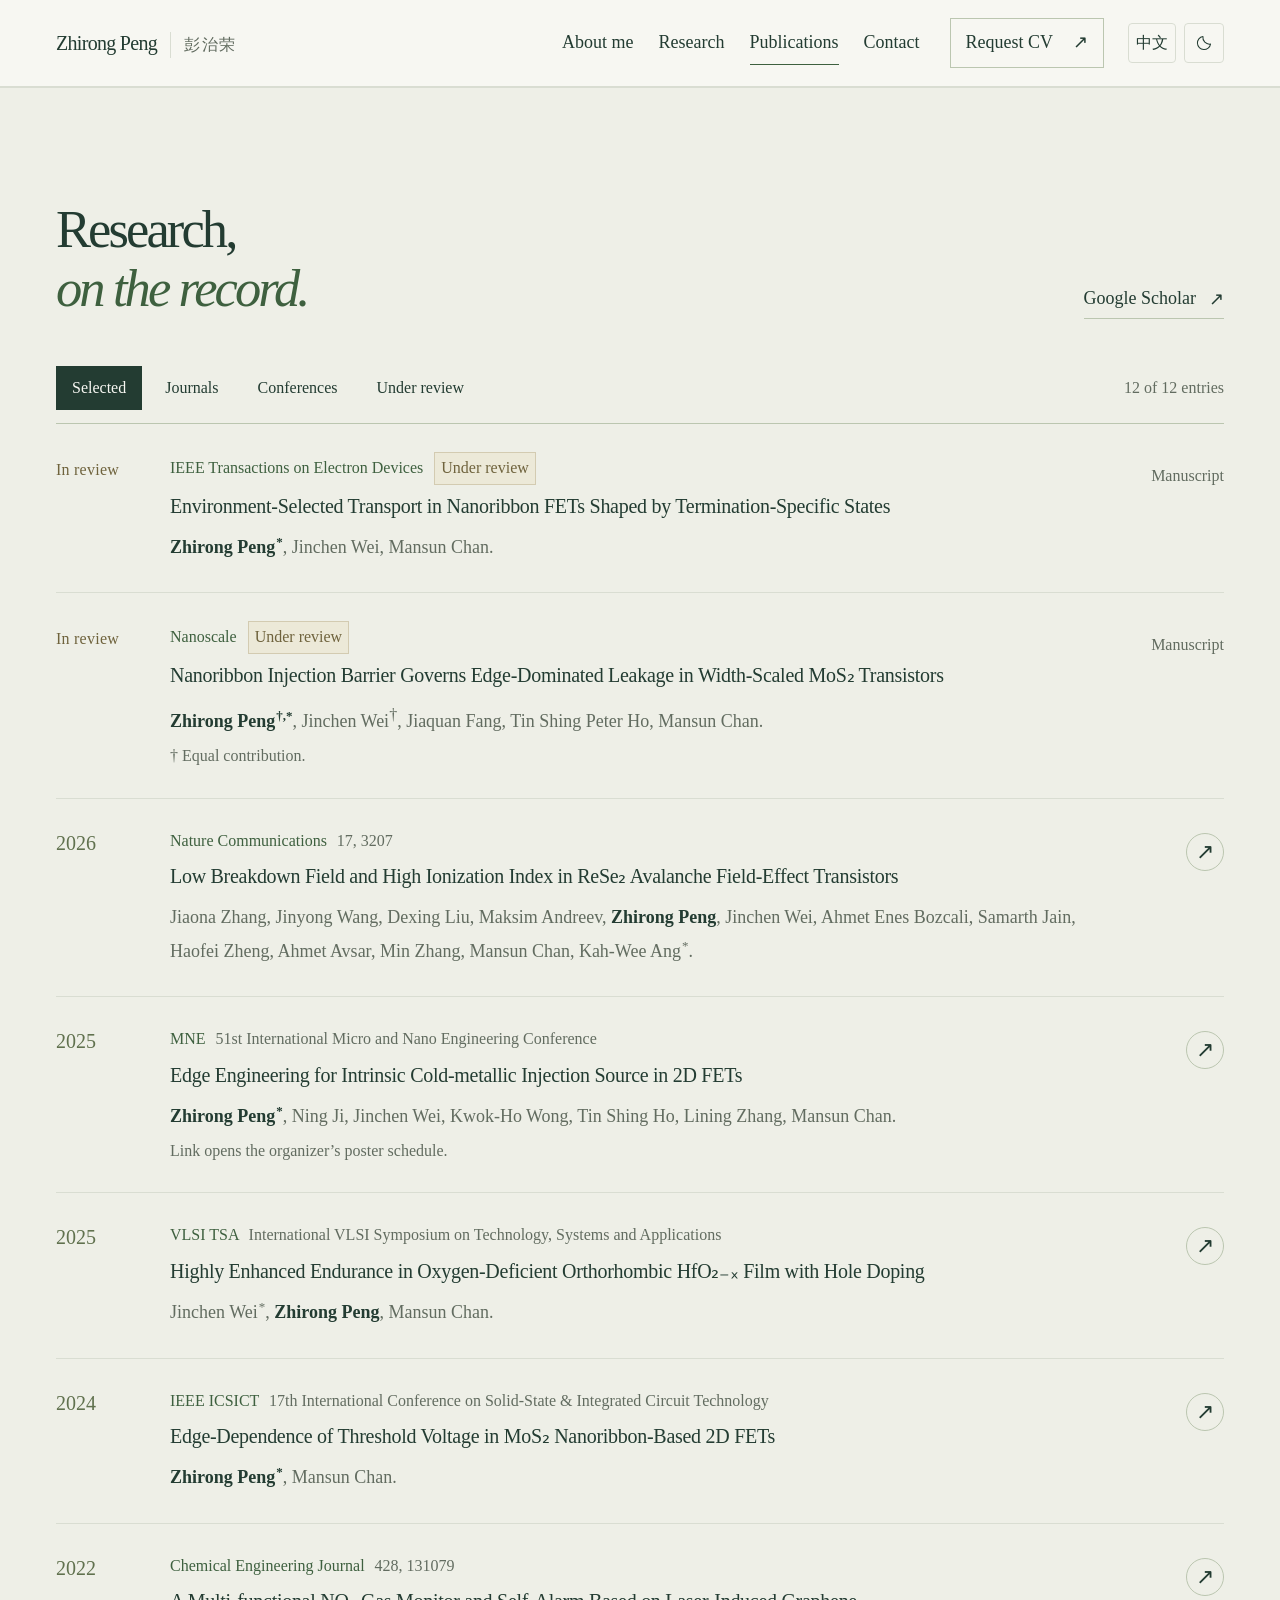
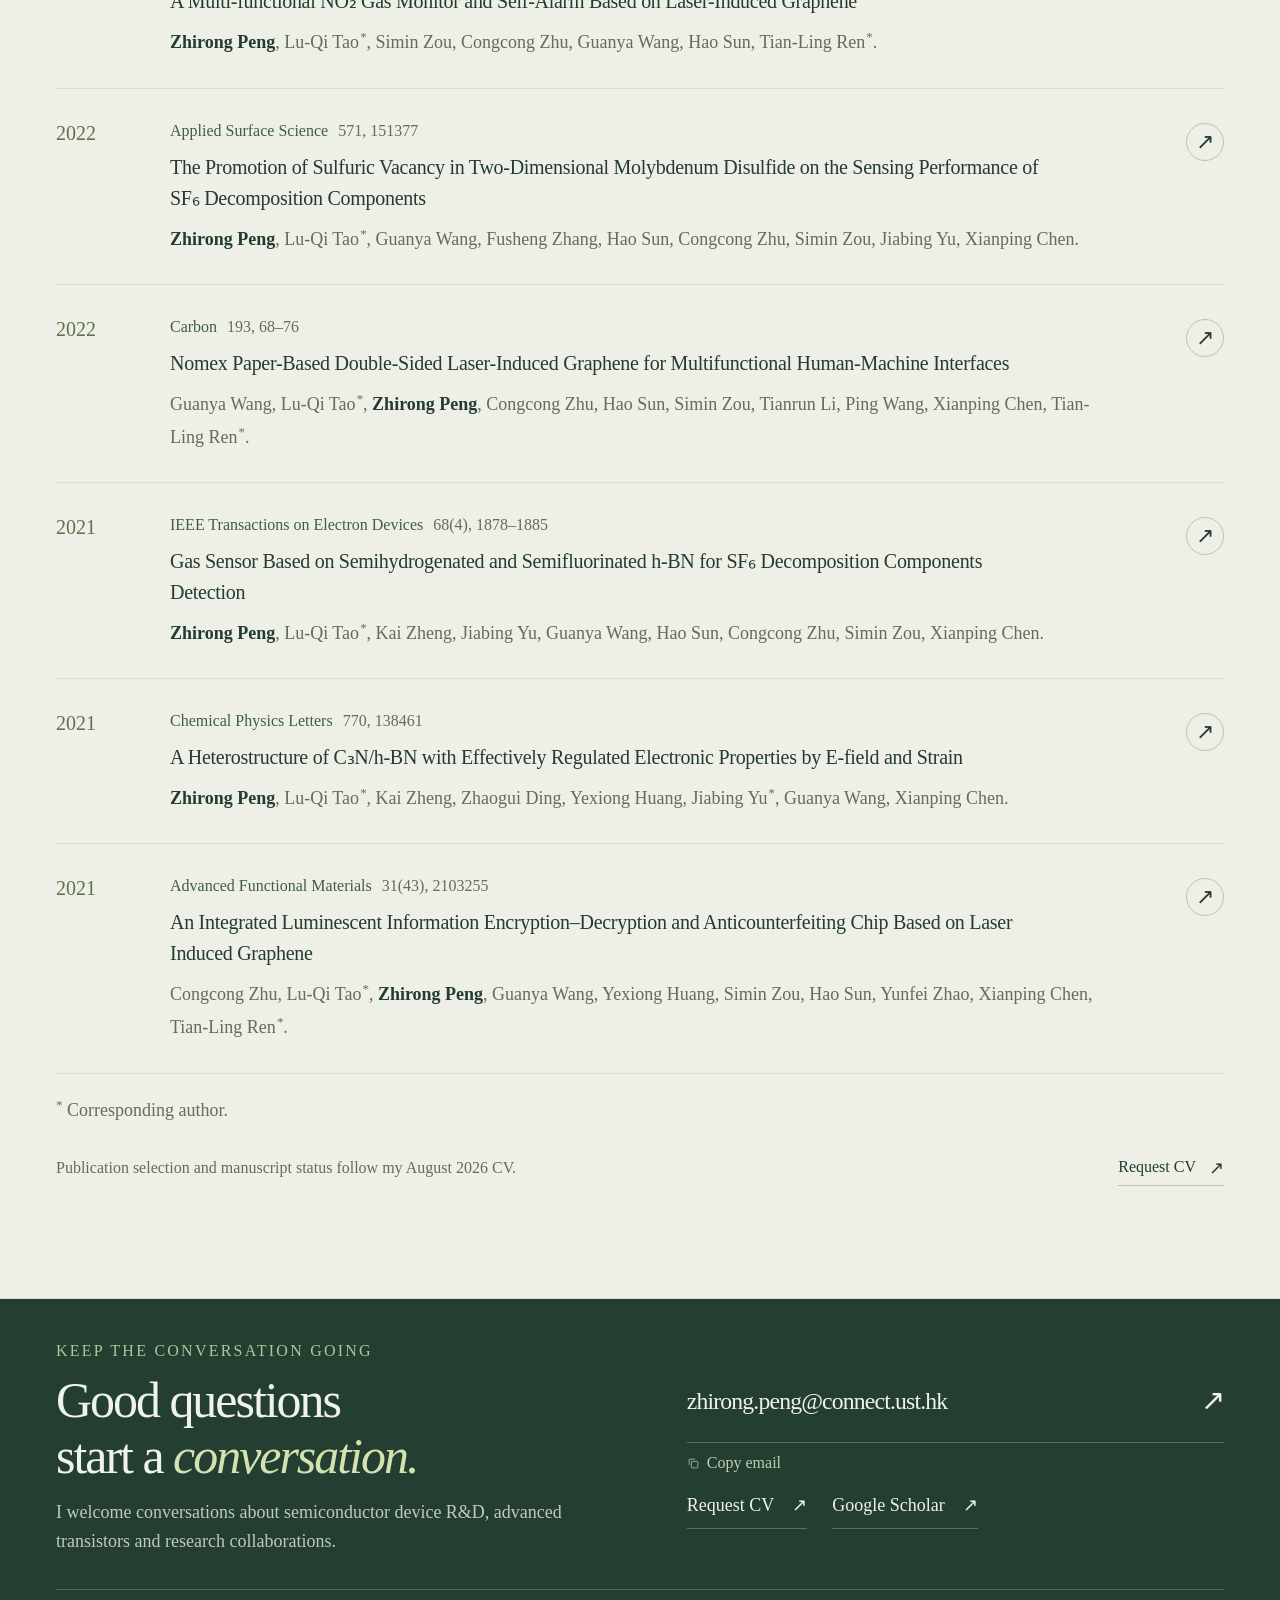
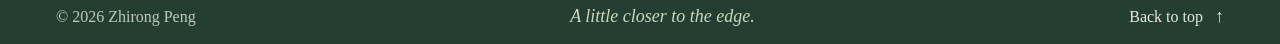
<file: publications.html>
<!doctype html>
<html lang="en" data-theme="light">
<head>
  <meta charset="utf-8">
  <meta name="viewport" content="width=device-width, initial-scale=1">
  <meta name="description" content="Journal articles, conference contributions and current manuscripts by Zhirong Peng, with full author lists and publication links.">
  <meta name="author" content="Zhirong Peng">
  <meta name="theme-color" content="#f7f7f2">
  <meta name="referrer" content="no-referrer">
  <meta name="robots" content="noindex, nofollow">
  <title>Publications | Zhirong Peng</title>
  <link rel="icon" href="assets/mark.svg" type="image/svg+xml">
  <script src="preferences.js"></script><link rel="stylesheet" href="styles.css">
  <script src="site.config.js" defer></script>
  <script src="app.js" defer></script>
<link rel="alternate" hreflang="zh-CN" href="zh/publications.html"></head>
<body id="top" data-page="publications">
  <a class="skip-link" href="#main">Skip to content</a>
  <header class="site-header">
    <div class="header-inner container">
      <a class="wordmark" href="index.html" aria-label="Zhirong Peng, home"><span>Zhirong Peng<span class="wordmark-cn" lang="zh-CN">彭治荣</span></span></a>
      <nav class="main-nav" id="main-nav" aria-label="Main navigation">
        <a href="index.html" data-page-link="about">About me</a>
        <a href="research.html#top" data-page-link="research">Research</a>
        <a href="publications.html" data-page-link="publications" class="is-current" aria-current="page">Publications</a>
        <a href="#contact">Contact</a>
        <a class="nav-cv" data-cv-link href="mailto:zhirong.peng@connect.ust.hk?subject=CV%20request"><span data-cv-label>Request CV</span><span aria-hidden="true">↗</span></a>
      </nav>
    <div class="header-tools" aria-label="Display preferences">
      <a class="language-switch" data-language-page="zh/publications.html" href="zh/publications.html" hreflang="zh-CN" lang="zh-CN" aria-label="Switch to Chinese" title="切换为中文">中文</a>
      <button class="theme-toggle" id="theme-toggle" type="button" role="switch" aria-checked="false" aria-label="Dark background" title="Switch to dark background" hidden>
        <svg class="icon-moon" viewbox="0 0 24 24" aria-hidden="true"><path d="M20.7 13.4A8.8 8.8 0 0 1 10.6 3.3 8.8 8.8 0 1 0 20.7 13.4Z"></path></svg>
        <svg class="icon-sun" viewbox="0 0 24 24" aria-hidden="true"><circle cx="12" cy="12" r="4"></circle><path d="M12 2v2m0 16v2M2 12h2m16 0h2M4.9 4.9l1.4 1.4m11.4 11.4 1.4 1.4M4.9 19.1l1.4-1.4M17.7 6.3l1.4-1.4"></path></svg>
      </button>
    <button class="menu-toggle" type="button" aria-label="Toggle navigation" aria-expanded="false" aria-controls="main-nav" hidden><span class="menu-label">Menu</span><span aria-hidden="true">+</span></button>
      </div></div>
  </header>

  <main id="main">
    <section class="publications-section section" id="publications" aria-labelledby="publications-title">
      <div class="container">
        <div class="section-heading">
          <div><h1 class="page-title" id="publications-title">Research,<br><em>on the record.</em></h1></div>
          <div class="section-aside"><a class="inline-link scholar-link" data-social-link="scholar" href="https://scholar.google.com/citations?user=4kMQsrkAAAAJ&amp;hl=zh-CN" target="_blank" rel="noopener noreferrer">Google Scholar <span aria-hidden="true">↗</span></a></div>
        </div>
        <div class="publication-toolbar" hidden>
          <div class="publication-filters" role="group" aria-label="Filter publications">
            <button type="button" data-filter="all" aria-pressed="true">Selected</button>
            <button type="button" data-filter="journal" aria-pressed="false">Journals</button>
            <button type="button" data-filter="conference" aria-pressed="false">Conferences</button>
            <button type="button" data-filter="review" aria-pressed="false">Under review</button>
            </div>
          <p id="publication-count" aria-live="polite" aria-atomic="true"></p>
        </div>
        <div class="publication-list" id="publication-list">
          <article class="publication-item" id="publication-termination" data-type="review">
            <div class="publication-year"><span class="review-indicator">In review</span></div>
            <div class="publication-main"><p class="publication-venue">IEEE Transactions on Electron Devices <span class="status-tag">Under review</span></p><h3>Environment-Selected Transport in Nanoribbon FETs Shaped by Termination-Specific States</h3><p class="publication-authors" lang="en"><strong>Zhirong Peng<sup class="corresponding-mark" aria-label="Corresponding author">*</sup></strong>, Jinchen Wei, Mansun Chan.</p></div>
            <span class="publication-pending">Manuscript</span>
          </article>
          <article class="publication-item" id="publication-nib" data-type="review">
            <div class="publication-year"><span class="review-indicator">In review</span></div>
            <div class="publication-main"><p class="publication-venue">Nanoscale <span class="status-tag">Under review</span></p><h3>Nanoribbon Injection Barrier Governs Edge-Dominated Leakage in Width-Scaled MoS₂ Transistors</h3><p class="publication-authors" lang="en"><strong>Zhirong Peng<sup class="author-symbols" aria-label="Corresponding author; equal contribution">†,*</sup></strong>, Jinchen Wei<sup>†</sup>, Jiaquan Fang, Tin Shing Peter Ho, Mansun Chan.</p><p class="equal-contribution">† Equal contribution.</p></div>
            <span class="publication-pending">Manuscript</span>
          </article>
          <article class="publication-item" id="publication-avalanche" data-type="journal">
            <div class="publication-year">2026</div>
            <div class="publication-main"><p class="publication-venue">Nature Communications <span class="publication-reference">17, 3207</span></p><h3><a href="https://www.nature.com/articles/s41467-026-69994-w" target="_blank" rel="noopener noreferrer">Low Breakdown Field and High Ionization Index in ReSe₂ Avalanche Field-Effect Transistors</a></h3><p class="publication-authors" lang="en">Jiaona Zhang, Jinyong Wang, Dexing Liu, Maksim Andreev, <strong>Zhirong Peng</strong>, Jinchen Wei, Ahmet Enes Bozcali, Samarth Jain, Haofei Zheng, Ahmet Avsar, Min Zhang, Mansun Chan, Kah-Wee Ang<sup class="corresponding-mark" aria-label="Corresponding author">*</sup>.</p></div>
            <a class="publication-arrow" href="https://www.nature.com/articles/s41467-026-69994-w" aria-label="Read the ReSe2 avalanche transistors paper" target="_blank" rel="noopener noreferrer">↗</a>
          </article>
          <article class="publication-item" id="publication-cold" data-type="conference">
            <div class="publication-year">2025</div>
            <div class="publication-main"><p class="publication-venue">MNE <span class="publication-reference">51st International Micro and Nano Engineering Conference</span></p><h3><a href="https://mne2025.imnes.org/wp-content/uploads/2025/08/PosterDraftSchedule__V1.4.pdf" target="_blank" rel="noopener noreferrer">Edge Engineering for Intrinsic Cold-metallic Injection Source in 2D FETs</a></h3><p class="publication-authors" lang="en"><strong>Zhirong Peng<sup class="corresponding-mark" aria-label="Corresponding author">*</sup></strong>, Ning Ji, Jinchen Wei, Kwok-Ho Wong, Tin Shing Ho, Lining Zhang, Mansun Chan.</p><p class="publication-link-note">Link opens the organizer’s poster schedule.</p></div>
            <a class="publication-arrow" href="https://mne2025.imnes.org/wp-content/uploads/2025/08/PosterDraftSchedule__V1.4.pdf" aria-label="View the MNE 2025 poster schedule PDF" target="_blank" rel="noopener noreferrer">↗</a>
          </article>
          <article class="publication-item" id="publication-hfo" data-type="conference">
            <div class="publication-year">2025</div>
            <div class="publication-main"><p class="publication-venue">VLSI TSA <span class="publication-reference">International VLSI Symposium on Technology, Systems and Applications</span></p><h3><a href="https://researchportal.hkust.edu.hk/en/publications/highly-enhanced-endurance-in-oxygen-deficient-orthorhombic-hfosub-2/" target="_blank" rel="noopener noreferrer">Highly Enhanced Endurance in Oxygen-Deficient Orthorhombic HfO₂₋ₓ Film with Hole Doping</a></h3><p class="publication-authors" lang="en">Jinchen Wei<sup class="corresponding-mark" aria-label="Corresponding author">*</sup>, <strong>Zhirong Peng</strong>, Mansun Chan.</p></div>
            <a class="publication-arrow" href="https://researchportal.hkust.edu.hk/en/publications/highly-enhanced-endurance-in-oxygen-deficient-orthorhombic-hfosub-2/" aria-label="View the HfO2 endurance contribution at HKUST" target="_blank" rel="noopener noreferrer">↗</a>
          </article>
          <article class="publication-item" id="publication-threshold" data-type="conference">
            <div class="publication-year">2024</div>
            <div class="publication-main"><p class="publication-venue">IEEE ICSICT <span class="publication-reference">17th International Conference on Solid-State &amp; Integrated Circuit Technology</span></p><h3><a href="https://doi.org/10.1109/ICSICT62049.2024.10832033" target="_blank" rel="noopener noreferrer">Edge-Dependence of Threshold Voltage in MoS₂ Nanoribbon-Based 2D FETs</a></h3><p class="publication-authors" lang="en"><strong>Zhirong Peng<sup class="corresponding-mark" aria-label="Corresponding author">*</sup></strong>, Mansun Chan.</p></div>
            <a class="publication-arrow" href="https://doi.org/10.1109/ICSICT62049.2024.10832033" aria-label="Read the edge-dependent threshold voltage paper" target="_blank" rel="noopener noreferrer">↗</a>
          </article>
          <article class="publication-item" id="publication-sensor" data-type="journal">
            <div class="publication-year">2022</div>
            <div class="publication-main"><p class="publication-venue">Chemical Engineering Journal <span class="publication-reference">428, 131079</span></p><h3><a href="https://doi.org/10.1016/j.cej.2021.131079" target="_blank" rel="noopener noreferrer">A Multi-functional NO₂ Gas Monitor and Self-Alarm Based on Laser-Induced Graphene</a></h3><p class="publication-authors" lang="en"><strong>Zhirong Peng</strong>, Lu-Qi Tao<sup class="corresponding-mark" aria-label="Corresponding author">*</sup>, Simin Zou, Congcong Zhu, Guanya Wang, Hao Sun, Tian-Ling Ren<sup class="corresponding-mark" aria-label="Corresponding author">*</sup>.</p></div>
            <a class="publication-arrow" href="https://doi.org/10.1016/j.cej.2021.131079" aria-label="Read the NO2 monitor and self-alarm paper" target="_blank" rel="noopener noreferrer">↗</a>
          </article>
          <article class="publication-item" id="publication-vacancy" data-type="journal">
            <div class="publication-year">2022</div>
            <div class="publication-main"><p class="publication-venue">Applied Surface Science <span class="publication-reference">571, 151377</span></p><h3><a href="https://doi.org/10.1016/j.apsusc.2021.151377" target="_blank" rel="noopener noreferrer">The Promotion of Sulfuric Vacancy in Two-Dimensional Molybdenum Disulfide on the Sensing Performance of SF₆ Decomposition Components</a></h3><p class="publication-authors" lang="en"><strong>Zhirong Peng</strong>, Lu-Qi Tao<sup class="corresponding-mark" aria-label="Corresponding author">*</sup>, Guanya Wang, Fusheng Zhang, Hao Sun, Congcong Zhu, Simin Zou, Jiabing Yu, Xianping Chen.</p></div>
            <a class="publication-arrow" href="https://doi.org/10.1016/j.apsusc.2021.151377" aria-label="Read the sulfuric vacancy sensing paper" target="_blank" rel="noopener noreferrer">↗</a>
          </article>
          <article class="publication-item" id="publication-nomex" data-type="journal">
            <div class="publication-year">2022</div>
            <div class="publication-main"><p class="publication-venue">Carbon <span class="publication-reference">193, 68–76</span></p><h3><a href="https://doi.org/10.1016/j.carbon.2022.03.026" target="_blank" rel="noopener noreferrer">Nomex Paper-Based Double-Sided Laser-Induced Graphene for Multifunctional Human-Machine Interfaces</a></h3><p class="publication-authors" lang="en">Guanya Wang, Lu-Qi Tao<sup class="corresponding-mark" aria-label="Corresponding author">*</sup>, <strong>Zhirong Peng</strong>, Congcong Zhu, Hao Sun, Simin Zou, Tianrun Li, Ping Wang, Xianping Chen, Tian-Ling Ren<sup class="corresponding-mark" aria-label="Corresponding author">*</sup>.</p></div>
            <a class="publication-arrow" href="https://doi.org/10.1016/j.carbon.2022.03.026" aria-label="Read the Nomex graphene interfaces paper" target="_blank" rel="noopener noreferrer">↗</a>
          </article>
          <article class="publication-item" id="publication-bn" data-type="journal">
            <div class="publication-year">2021</div>
            <div class="publication-main"><p class="publication-venue">IEEE Transactions on Electron Devices <span class="publication-reference">68(4), 1878–1885</span></p><h3><a href="https://doi.org/10.1109/TED.2021.3058034" target="_blank" rel="noopener noreferrer">Gas Sensor Based on Semihydrogenated and Semifluorinated h-BN for SF₆ Decomposition Components Detection</a></h3><p class="publication-authors" lang="en"><strong>Zhirong Peng</strong>, Lu-Qi Tao<sup class="corresponding-mark" aria-label="Corresponding author">*</sup>, Kai Zheng, Jiabing Yu, Guanya Wang, Hao Sun, Congcong Zhu, Simin Zou, Xianping Chen.</p></div>
            <a class="publication-arrow" href="https://doi.org/10.1109/TED.2021.3058034" aria-label="Read the modified h-BN gas sensor paper" target="_blank" rel="noopener noreferrer">↗</a>
          </article>
          <article class="publication-item" id="publication-heterostructure" data-type="journal">
            <div class="publication-year">2021</div>
            <div class="publication-main"><p class="publication-venue">Chemical Physics Letters <span class="publication-reference">770, 138461</span></p><h3><a href="https://doi.org/10.1016/j.cplett.2021.138461" target="_blank" rel="noopener noreferrer">A Heterostructure of C₃N/h-BN with Effectively Regulated Electronic Properties by E-field and Strain</a></h3><p class="publication-authors" lang="en"><strong>Zhirong Peng</strong>, Lu-Qi Tao<sup class="corresponding-mark" aria-label="Corresponding author">*</sup>, Kai Zheng, Zhaogui Ding, Yexiong Huang, Jiabing Yu<sup class="corresponding-mark" aria-label="Corresponding author">*</sup>, Guanya Wang, Xianping Chen.</p></div>
            <a class="publication-arrow" href="https://doi.org/10.1016/j.cplett.2021.138461" aria-label="Read the C3N/h-BN heterostructure paper" target="_blank" rel="noopener noreferrer">↗</a>
          </article>
          <article class="publication-item" id="publication-chip" data-type="journal">
            <div class="publication-year">2021</div>
            <div class="publication-main"><p class="publication-venue">Advanced Functional Materials <span class="publication-reference">31(43), 2103255</span></p><h3><a href="https://doi.org/10.1002/adfm.202103255" target="_blank" rel="noopener noreferrer">An Integrated Luminescent Information Encryption–Decryption and Anticounterfeiting Chip Based on Laser Induced Graphene</a></h3><p class="publication-authors" lang="en">Congcong Zhu, Lu-Qi Tao<sup class="corresponding-mark" aria-label="Corresponding author">*</sup>, <strong>Zhirong Peng</strong>, Guanya Wang, Yexiong Huang, Simin Zou, Hao Sun, Yunfei Zhao, Xianping Chen, Tian-Ling Ren<sup class="corresponding-mark" aria-label="Corresponding author">*</sup>.</p></div>
            <a class="publication-arrow" href="https://doi.org/10.1002/adfm.202103255" aria-label="Read the luminescent information chip paper" target="_blank" rel="noopener noreferrer">↗</a>
          </article>
        </div>
        <p class="publication-symbol-note"><sup>*</sup> Corresponding author.</p>
        <div class="publications-bottom"><p>Publication selection and manuscript status follow my August 2026 CV.</p><a class="inline-link" data-cv-link href="mailto:zhirong.peng@connect.ust.hk?subject=CV%20request"><span data-cv-label>Request CV</span> <span aria-hidden="true">↗</span></a></div>
      </div>
    </section>
  </main>

    <footer class="contact-section" id="contact" aria-labelledby="contact-title">
      <div class="contact-inner container">
        <div><p class="eyebrow">Keep the conversation going</p><h2 id="contact-title">Good questions<br>start a <em>conversation.</em></h2><p>I welcome conversations about semiconductor device R&amp;D, advanced transistors and research collaborations.</p></div>
        <div class="contact-actions"><a class="contact-email" href="mailto:zhirong.peng@connect.ust.hk">zhirong.peng@connect.ust.hk <span aria-hidden="true">↗</span></a><button type="button" id="copy-email" class="copy-email" hidden><svg viewbox="0 0 18 18" aria-hidden="true"><rect x="6" y="6" width="9" height="9" rx="1"></rect><path d="M11 3H3v8"></path></svg><span id="copy-email-label">Copy email</span></button><span class="sr-only" id="copy-status" role="status"></span><div class="contact-links"><a data-cv-link href="mailto:zhirong.peng@connect.ust.hk?subject=CV%20request"><span data-cv-label>Request CV</span> <span aria-hidden="true">↗</span></a><a data-social-link="linkedin" hidden>LinkedIn <span aria-hidden="true">↗</span></a><a data-social-link="scholar" href="https://scholar.google.com/citations?user=4kMQsrkAAAAJ&amp;hl=zh-CN" target="_blank" rel="noopener noreferrer">Google Scholar <span aria-hidden="true">↗</span></a></div></div>
      </div>
      <div class="site-footer container"><span>© <span id="copyright-year">2026</span> Zhirong Peng</span><span class="footer-thought">A little closer to the edge.</span><a href="#top">Back to top <span aria-hidden="true">↑</span></a></div>
    </footer>
</body>
</html>
</file>
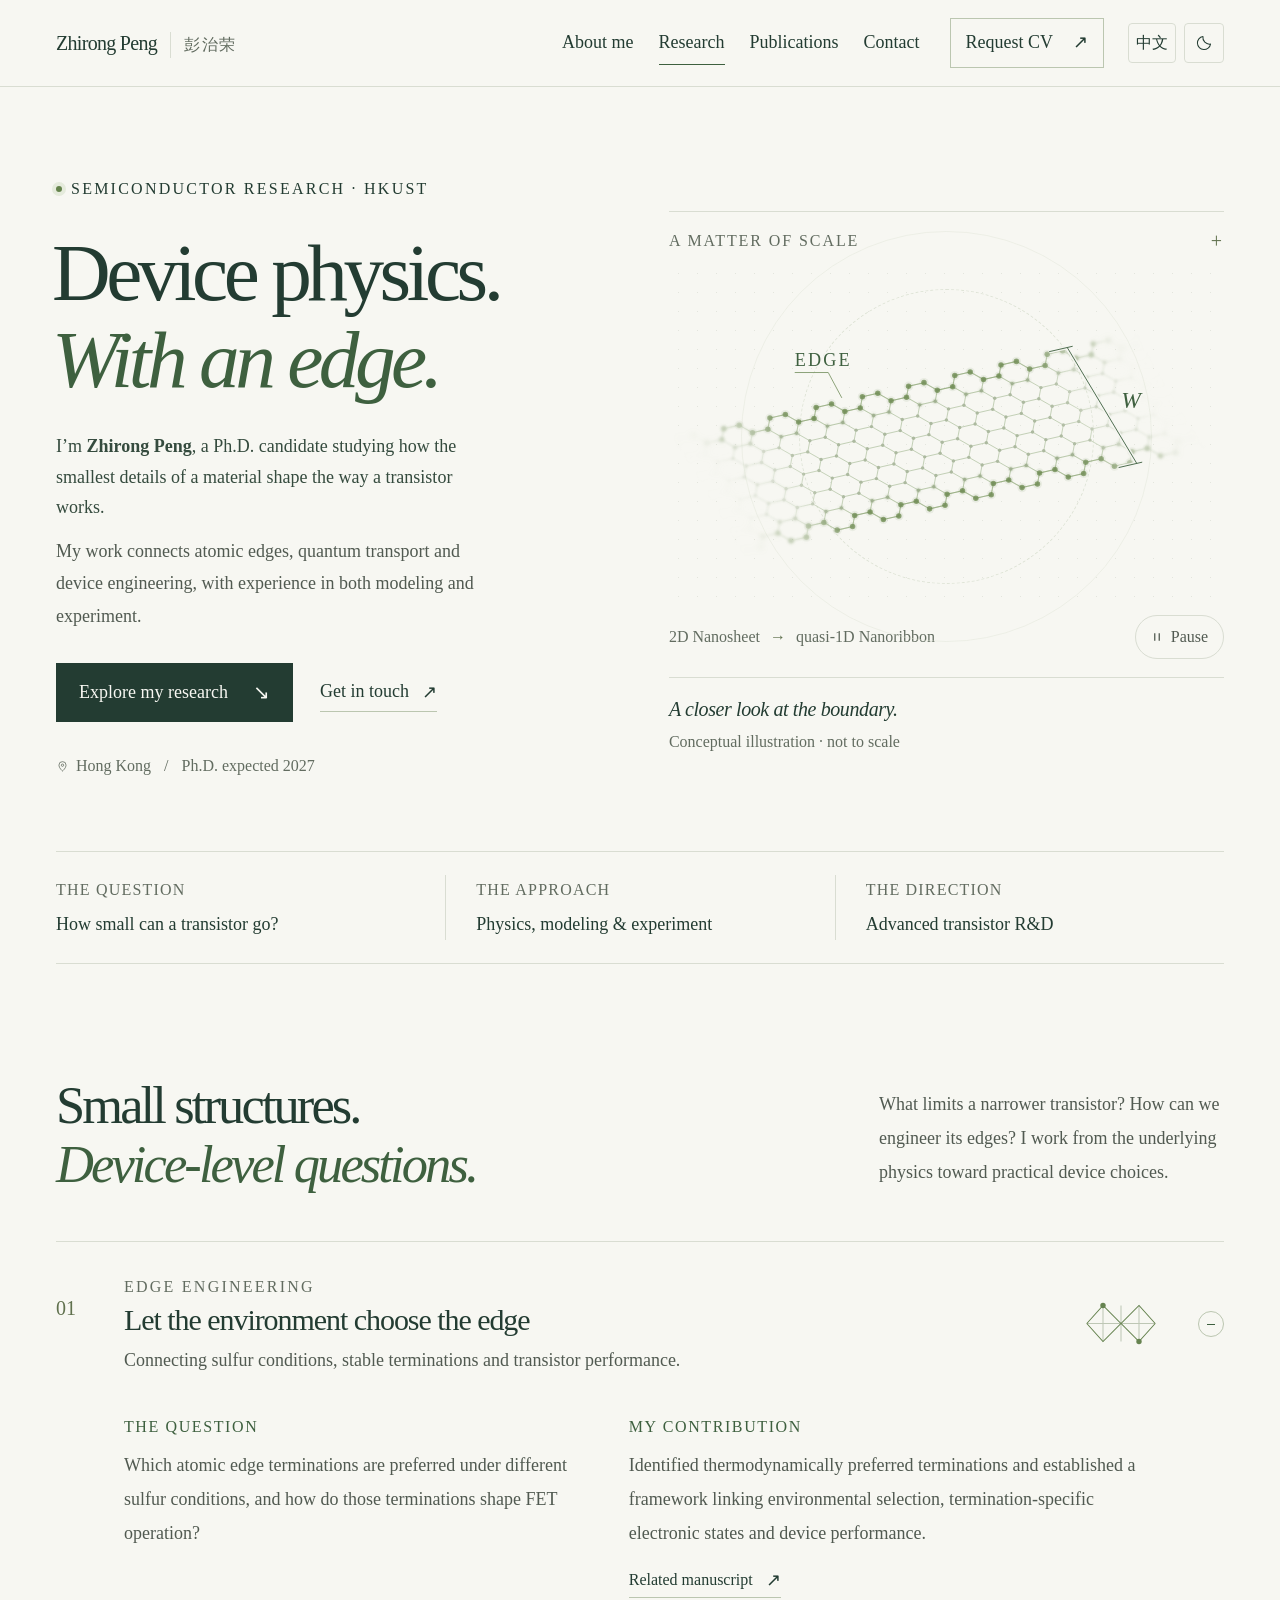
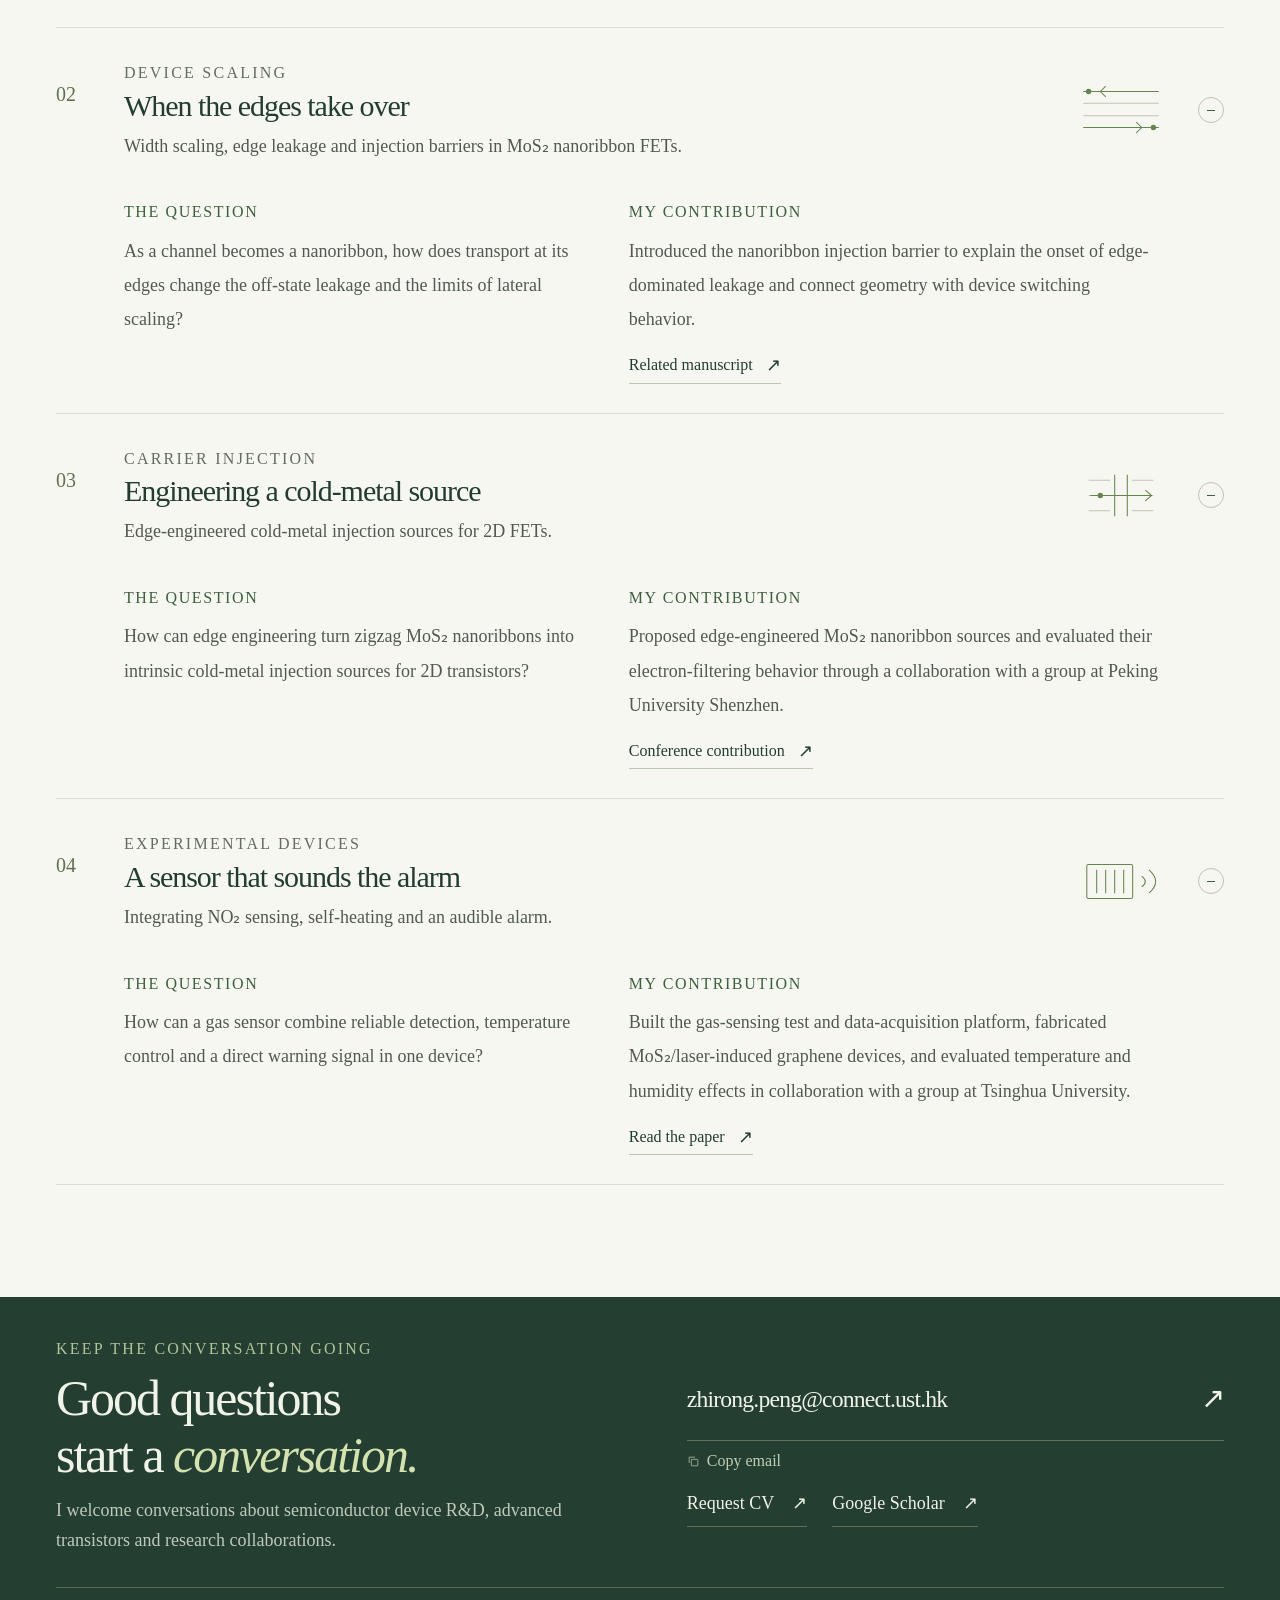
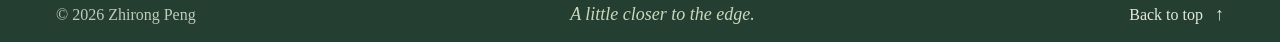
<file: research.html>
<!doctype html>
<html lang="en" data-theme="light">
<head>
  <meta charset="utf-8">
  <meta name="viewport" content="width=device-width, initial-scale=1">
  <meta name="description" content="Zhirong Peng is a Ph.D. candidate at HKUST working on semiconductor device physics, nanoribbon scaling, edge engineering and advanced transistors.">
  <meta name="author" content="Zhirong Peng">
  <meta name="theme-color" content="#f7f7f2">
  <meta name="referrer" content="no-referrer">
  <meta name="robots" content="noindex, nofollow">
  <title>Zhirong Peng | Semiconductor Device Physics</title>
  <link rel="icon" href="assets/mark.svg" type="image/svg+xml">
  <script src="preferences.js"></script><link rel="stylesheet" href="styles.css">
  <script src="site.config.js" defer></script>
  <script src="app.js" defer></script>
  <script src="ribbon-model.js" defer></script><script src="lattice.js" defer></script>
<link rel="alternate" hreflang="zh-CN" href="zh/research.html"></head>
<body id="top" data-page="research">
  <a class="skip-link" href="#main">Skip to content</a>
  <header class="site-header">
    <div class="header-inner container">
      <a class="wordmark" href="index.html" aria-label="Zhirong Peng, home"><span>Zhirong Peng<span class="wordmark-cn" lang="zh-CN">彭治荣</span></span></a>
      <nav class="main-nav" id="main-nav" aria-label="Main navigation">
        <a href="index.html" data-page-link="about">About me</a>
        <a href="research.html#top" data-page-link="research" class="is-current" aria-current="page">Research</a>
        <a href="publications.html" data-page-link="publications">Publications</a>
        <a href="#contact">Contact</a>
        <a class="nav-cv" data-cv-link href="mailto:zhirong.peng@connect.ust.hk?subject=CV%20request"><span data-cv-label>Request CV</span><span aria-hidden="true">↗</span></a>
      </nav>
    <div class="header-tools" aria-label="Display preferences">
      <a class="language-switch" data-language-page="zh/research.html" href="zh/research.html" hreflang="zh-CN" lang="zh-CN" aria-label="Switch to Chinese" title="切换为中文">中文</a>
      <button class="theme-toggle" id="theme-toggle" type="button" role="switch" aria-checked="false" aria-label="Dark background" title="Switch to dark background" hidden>
        <svg class="icon-moon" viewbox="0 0 24 24" aria-hidden="true"><path d="M20.7 13.4A8.8 8.8 0 0 1 10.6 3.3 8.8 8.8 0 1 0 20.7 13.4Z"></path></svg>
        <svg class="icon-sun" viewbox="0 0 24 24" aria-hidden="true"><circle cx="12" cy="12" r="4"></circle><path d="M12 2v2m0 16v2M2 12h2m16 0h2M4.9 4.9l1.4 1.4m11.4 11.4 1.4 1.4M4.9 19.1l1.4-1.4M17.7 6.3l1.4-1.4"></path></svg>
      </button>
    <button class="menu-toggle" type="button" aria-label="Toggle navigation" aria-expanded="false" aria-controls="main-nav" hidden><span class="menu-label">Menu</span><span aria-hidden="true">+</span></button>
      </div></div>
  </header>

  <main id="main">
    <section class="hero container" aria-labelledby="hero-title">
      <div class="hero-copy">
        <p class="eyebrow"><span class="status-dot" aria-hidden="true"></span>Semiconductor research · HKUST</p>
        <h1 id="hero-title">Device physics.<br><em>With an edge.</em></h1>
        <p class="hero-intro">I’m <strong>Zhirong Peng</strong>, a Ph.D. candidate studying how the smallest details of a material shape the way a transistor works.</p>
        <p class="hero-description">My work connects atomic edges, quantum transport and device engineering, with experience in both modeling and experiment.</p>
        <div class="hero-actions">
          <a class="button button-primary" href="#research">Explore my research <span aria-hidden="true">↘</span></a>
          <a class="text-link" href="mailto:zhirong.peng@connect.ust.hk">Get in touch <span aria-hidden="true">↗</span></a>
        </div>
        <p class="hero-location"><svg viewbox="0 0 20 20" aria-hidden="true"><path d="M15.5 8c0 4.3-5.5 9-5.5 9S4.5 12.3 4.5 8a5.5 5.5 0 1 1 11 0Z"></path><circle cx="10" cy="8" r="1.8"></circle></svg>Hong Kong <span class="text-separator">/</span> Ph.D. expected 2027</p>
      </div>

      <figure class="lattice-panel" aria-labelledby="lattice-caption">
        <div class="lattice-topline"><span>A matter of scale</span><span class="corner-cross" aria-hidden="true">+</span></div>
        <div class="lattice-stage">
          <span class="lattice-orbit" aria-hidden="true"></span>
          <img class="lattice-image" id="lattice-fallback" src="assets/ribbon.svg" width="580" height="360" alt="Oblique conceptual nanoribbon lattice with complete armchair boundaries and contrasting interior atoms. W marks the width; both lengthwise ends gradually blur and fade." data-light-src="assets/ribbon.svg" data-dark-src="assets/ribbon-dark.svg">
          <svg class="lattice-image" id="lattice-animation" viewbox="0 0 580 360" width="580" height="360" role="img" aria-labelledby="lattice-svg-title lattice-svg-description" hidden>
            <title id="lattice-svg-title">From a 2D nanosheet to a quasi-1D nanoribbon</title>
            <desc id="lattice-svg-description">An oblique lattice slowly scrolls, narrows and gently zooms in. The complete armchair outlines include the outer dimers and their inward connecting atoms and bonds. W marks the width. Both lengthwise ends gradually blur and fade. Conceptual illustration, not a calculated atomic structure.</desc>
          </svg>
        </div>
        <div class="lattice-controls">
          <span class="lattice-scale-note"><span>2D Nanosheet</span><span aria-hidden="true">→</span><span>quasi-1D Nanoribbon</span></span>
          <button class="animation-toggle" id="animation-toggle" type="button" aria-label="Pause width animation" hidden><svg viewbox="0 0 16 16" aria-hidden="true"><path d="M5 3v10M11 3v10"></path></svg><span>Pause</span></button>
        </div>
        <figcaption id="lattice-caption"><span id="lattice-message">A closer look at the boundary.</span><span class="diagram-note">Conceptual illustration · not to scale</span></figcaption>
      </figure>
    </section>

    <div class="focus-strip container" aria-label="Research at a glance">
      <div><span class="eyebrow">The question</span><p>How small can a transistor go?</p></div>
      <div><span class="eyebrow">The approach</span><p>Physics, modeling &amp; experiment</p></div>
      <div><span class="eyebrow">The direction</span><p>Advanced transistor R&amp;D</p></div>
    </div>

    <section class="research-section section container" id="research" aria-labelledby="research-title">
      <div class="section-heading">
        <div><h2 id="research-title">Small structures.<br><em>Device-level questions.</em></h2></div>
        <p class="section-intro">What limits a narrower transistor? How can we engineer its edges? I work from the underlying physics toward practical device choices.</p>
      </div>

      <div class="research-list">
        <details class="research-item" open>
          <summary>
            <span class="project-number">01</span>
            <div class="project-summary"><span class="eyebrow project-category">Edge engineering</span><h3>Let the environment choose the edge</h3><p>Connecting sulfur conditions, stable terminations and transistor performance.</p></div>
            <svg class="project-icon" viewbox="0 0 100 70" aria-hidden="true"><path class="icon-muted" d="M12 35h76M30 15v40M50 15v40M70 15v40"></path><path d="m12 35 18-20 20 20 20-20 18 20M12 35l18 20 20-20 20 20 18-20"></path><circle cx="30" cy="15" r="3"></circle><circle cx="70" cy="55" r="3"></circle></svg>
            <span class="expand-icon" aria-hidden="true"></span>
          </summary>
          <div class="project-detail">
            <div><h4>The question</h4><p>Which atomic edge terminations are preferred under different sulfur conditions, and how do those terminations shape FET operation?</p></div>
            <div><h4>My contribution</h4><p>Identified thermodynamically preferred terminations and established a framework linking environmental selection, termination-specific electronic states and device performance.</p><a class="inline-link" href="publications.html#publication-termination">Related manuscript <span aria-hidden="true">↗</span></a></div>

          </div>
        </details>

        <details class="research-item" open>
          <summary>
            <span class="project-number">02</span>
            <div class="project-summary"><span class="eyebrow project-category">Device scaling</span><h3>When the edges take over</h3><p>Width scaling, edge leakage and injection barriers in MoS₂ nanoribbon FETs.</p></div>
            <svg class="project-icon" viewbox="0 0 100 70" aria-hidden="true"><path d="M8 15h84M8 55h84"></path><path class="icon-muted" d="M8 28h84M8 42h84"></path><path d="m33 9-6 6 6 6m34 28 6 6-6 6"></path><circle cx="14" cy="15" r="3"></circle><circle cx="86" cy="55" r="3"></circle></svg>
            <span class="expand-icon" aria-hidden="true"></span>
          </summary>
          <div class="project-detail">
            <div><h4>The question</h4><p>As a channel becomes a nanoribbon, how does transport at its edges change the off-state leakage and the limits of lateral scaling?</p></div>
            <div><h4>My contribution</h4><p>Introduced the nanoribbon injection barrier to explain the onset of edge-dominated leakage and connect geometry with device switching behavior.</p><a class="inline-link" href="publications.html#publication-nib">Related manuscript <span aria-hidden="true">↗</span></a></div>

          </div>
        </details>

        <details class="research-item" open>
          <summary>
            <span class="project-number">03</span>
            <div class="project-summary"><span class="eyebrow project-category">Carrier injection</span><h3>Engineering a cold-metal source</h3><p>Edge-engineered cold-metal injection sources for 2D FETs.</p></div>
            <svg class="project-icon" viewbox="0 0 100 70" aria-hidden="true"><path class="icon-muted" d="M14 18h24m-24 17h24m-24 17h24M62 18h24m-24 17h24m-24 17h24"></path><path d="M43 12v46m14-46v46M16 35h68m-7-6 7 6-7 6"></path><circle cx="27" cy="35" r="3"></circle></svg>
            <span class="expand-icon" aria-hidden="true"></span>
          </summary>
          <div class="project-detail">
            <div><h4>The question</h4><p>How can edge engineering turn zigzag MoS₂ nanoribbons into intrinsic cold-metal injection sources for 2D transistors?</p></div>
            <div><h4>My contribution</h4><p>Proposed edge-engineered MoS₂ nanoribbon sources and evaluated their electron-filtering behavior through a collaboration with a group at Peking University Shenzhen.</p><a class="inline-link" href="publications.html#publication-cold">Conference contribution <span aria-hidden="true">↗</span></a></div>

          </div>
        </details>

        <details class="research-item" open>
          <summary>
            <span class="project-number">04</span>
            <div class="project-summary"><span class="eyebrow project-category">Experimental devices</span><h3>A sensor that sounds the alarm</h3><p>Integrating NO₂ sensing, self-heating and an audible alarm.</p></div>
            <svg class="project-icon" viewbox="0 0 100 70" aria-hidden="true"><rect x="12" y="16" width="51" height="38" rx="2"></rect><path d="M23 22v26m10-26v26m10-26v26m10-26v26m20-19q8 6 0 12m8-19q15 13 0 26"></path></svg>
            <span class="expand-icon" aria-hidden="true"></span>
          </summary>
          <div class="project-detail">
            <div><h4>The question</h4><p>How can a gas sensor combine reliable detection, temperature control and a direct warning signal in one device?</p></div>
            <div><h4>My contribution</h4><p>Built the gas-sensing test and data-acquisition platform, fabricated MoS₂/laser-induced graphene devices, and evaluated temperature and humidity effects in collaboration with a group at Tsinghua University.</p><a class="inline-link" href="https://doi.org/10.1016/j.cej.2021.131079" target="_blank" rel="noopener noreferrer">Read the paper <span aria-hidden="true">↗</span></a></div>

          </div>
        </details>
      </div>
    </section>
  </main>

    <footer class="contact-section" id="contact" aria-labelledby="contact-title">
      <div class="contact-inner container">
        <div><p class="eyebrow">Keep the conversation going</p><h2 id="contact-title">Good questions<br>start a <em>conversation.</em></h2><p>I welcome conversations about semiconductor device R&amp;D, advanced transistors and research collaborations.</p></div>
        <div class="contact-actions"><a class="contact-email" href="mailto:zhirong.peng@connect.ust.hk">zhirong.peng@connect.ust.hk <span aria-hidden="true">↗</span></a><button type="button" id="copy-email" class="copy-email" hidden><svg viewbox="0 0 18 18" aria-hidden="true"><rect x="6" y="6" width="9" height="9" rx="1"></rect><path d="M11 3H3v8"></path></svg><span id="copy-email-label">Copy email</span></button><span class="sr-only" id="copy-status" role="status"></span><div class="contact-links"><a data-cv-link href="mailto:zhirong.peng@connect.ust.hk?subject=CV%20request"><span data-cv-label>Request CV</span> <span aria-hidden="true">↗</span></a><a data-social-link="linkedin" hidden>LinkedIn <span aria-hidden="true">↗</span></a><a data-social-link="scholar" href="https://scholar.google.com/citations?user=4kMQsrkAAAAJ&amp;hl=zh-CN" target="_blank" rel="noopener noreferrer">Google Scholar <span aria-hidden="true">↗</span></a></div></div>
      </div>
      <div class="site-footer container"><span>© <span id="copyright-year">2026</span> Zhirong Peng</span><span class="footer-thought">A little closer to the edge.</span><a href="#top">Back to top <span aria-hidden="true">↑</span></a></div>
    </footer>
</body>
</html>
</file>
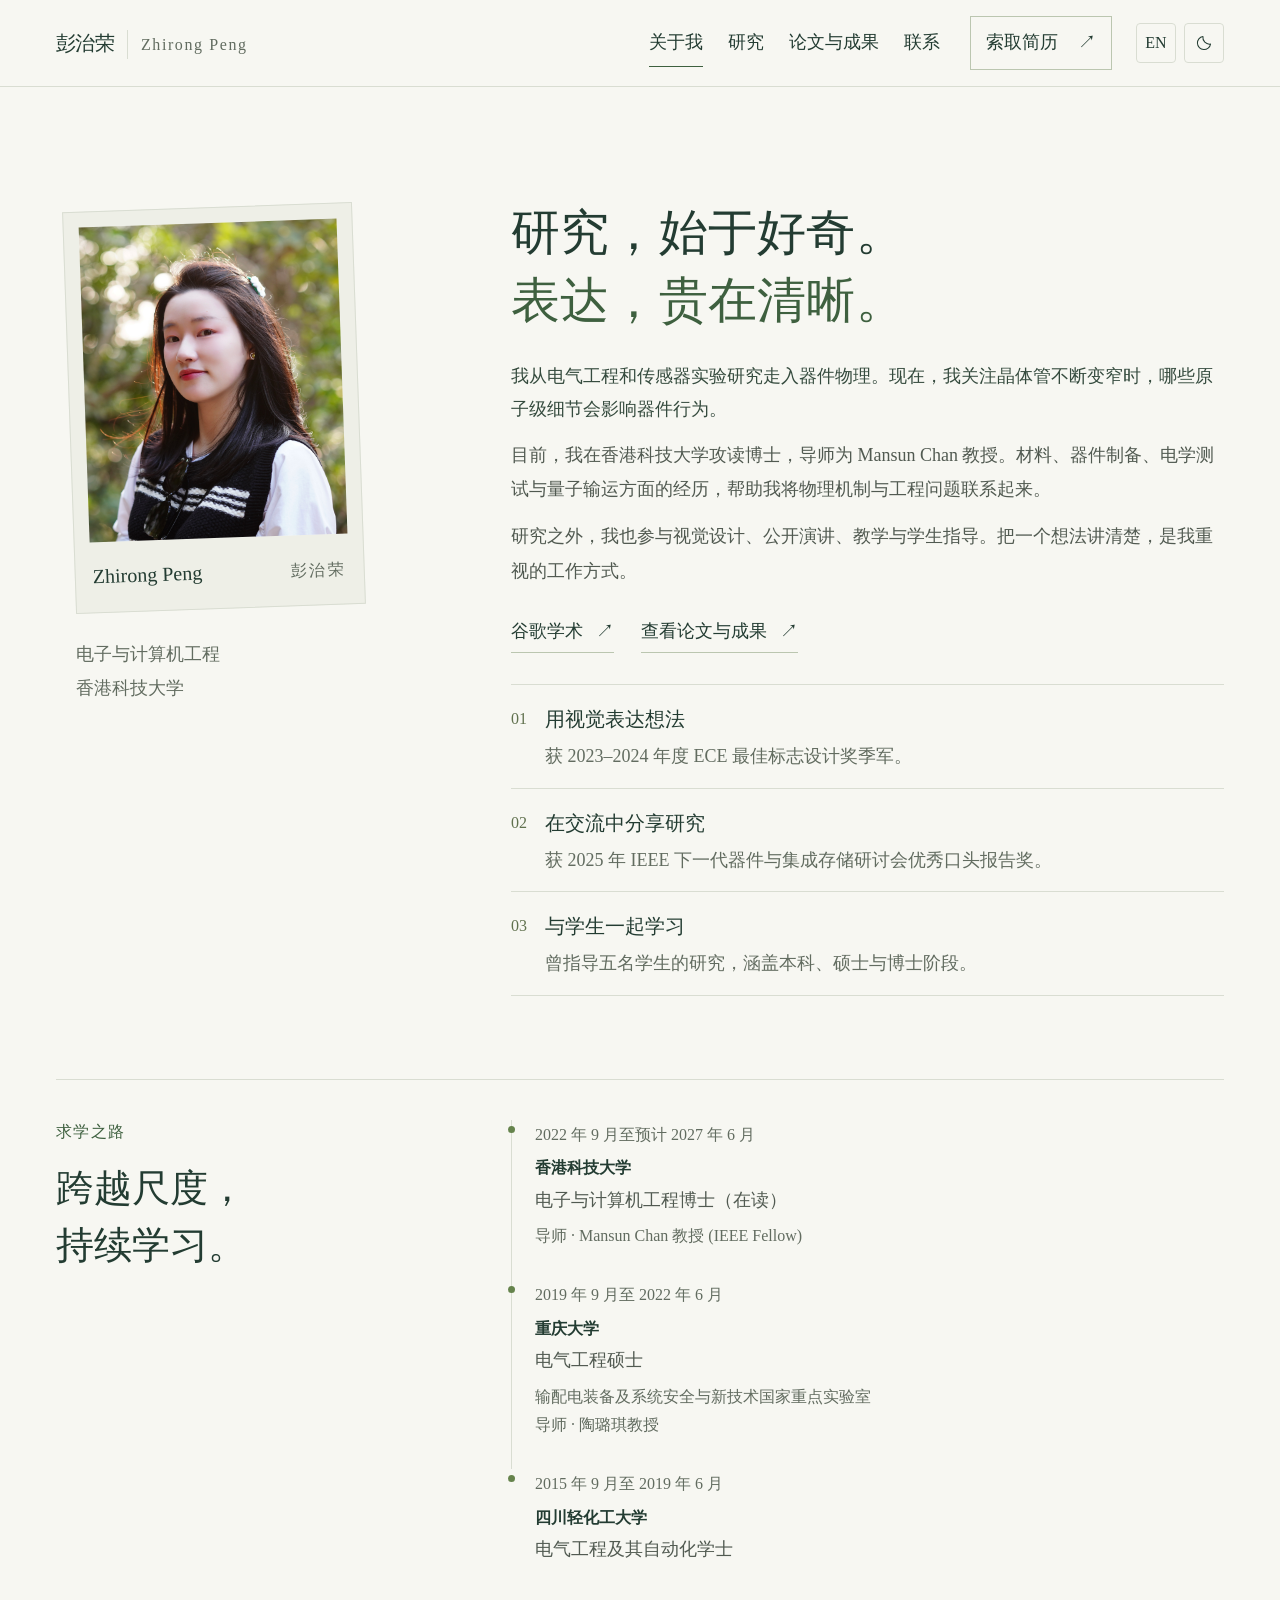
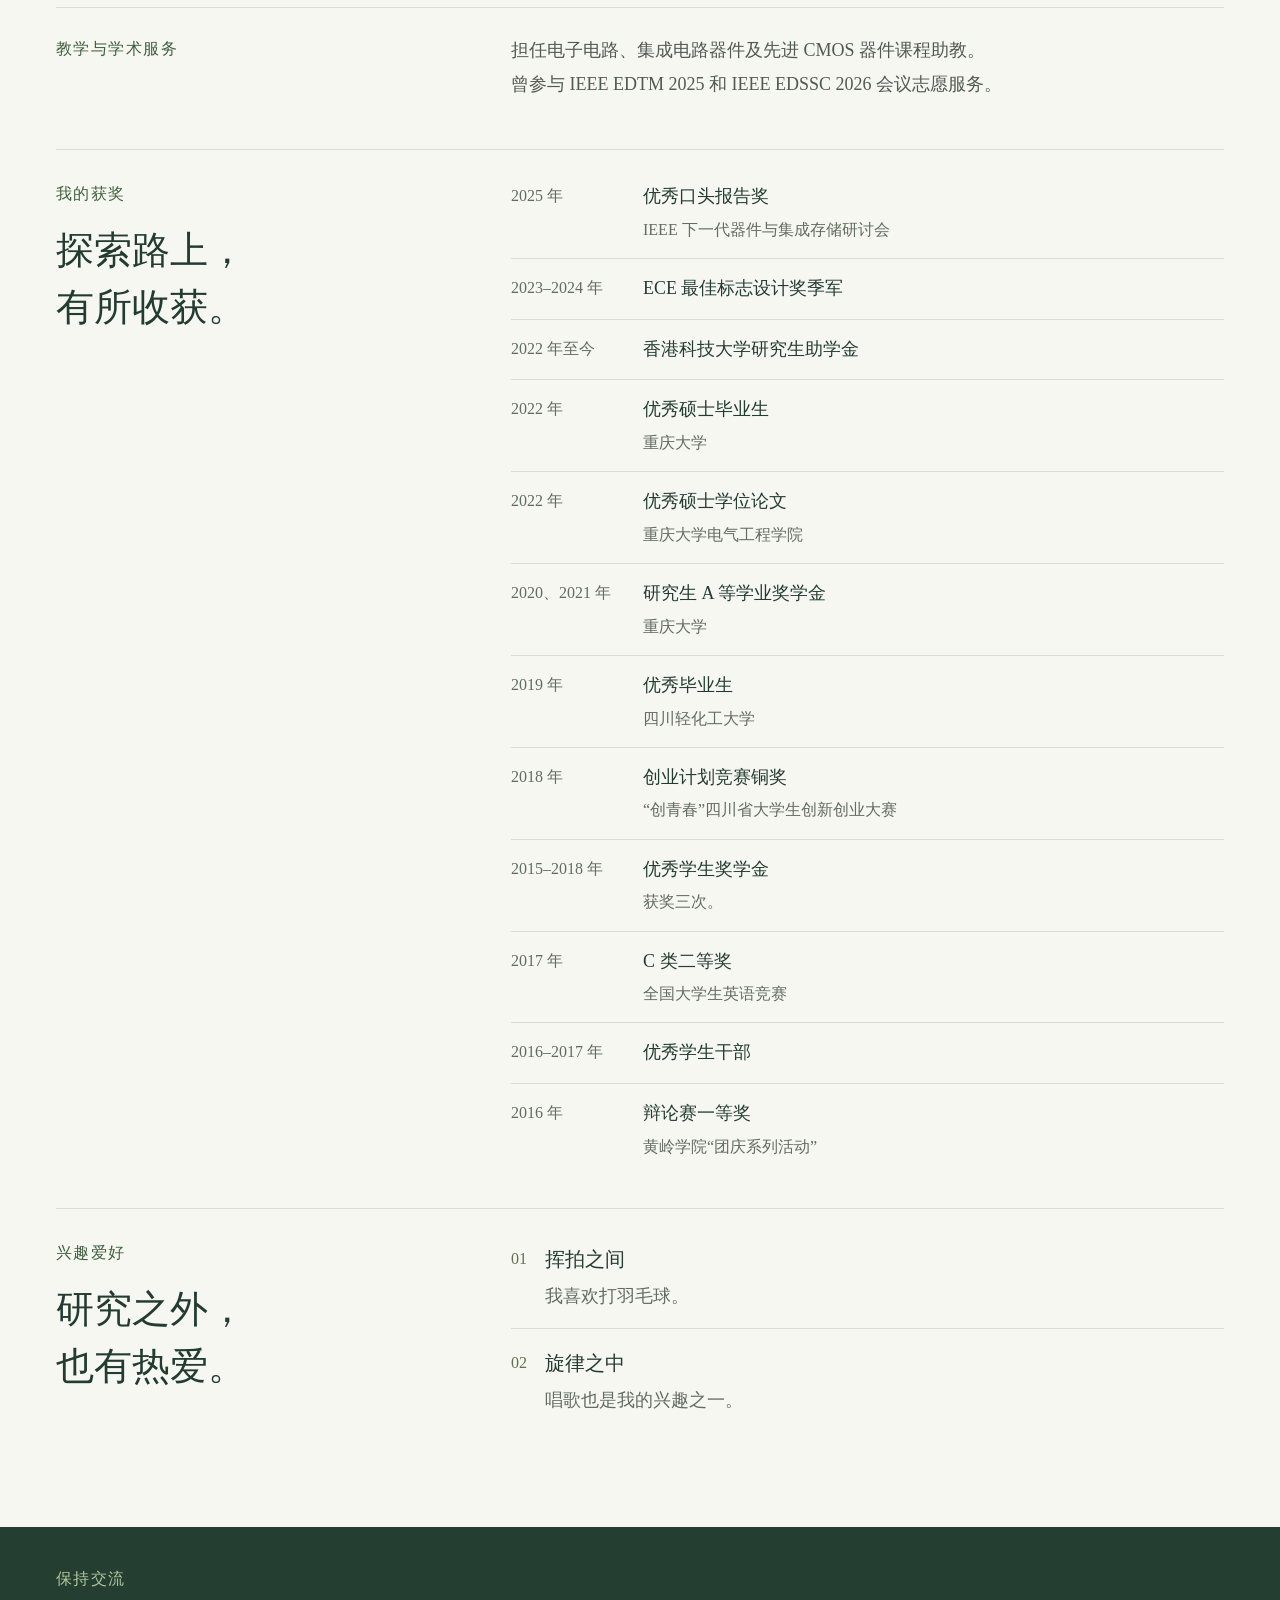
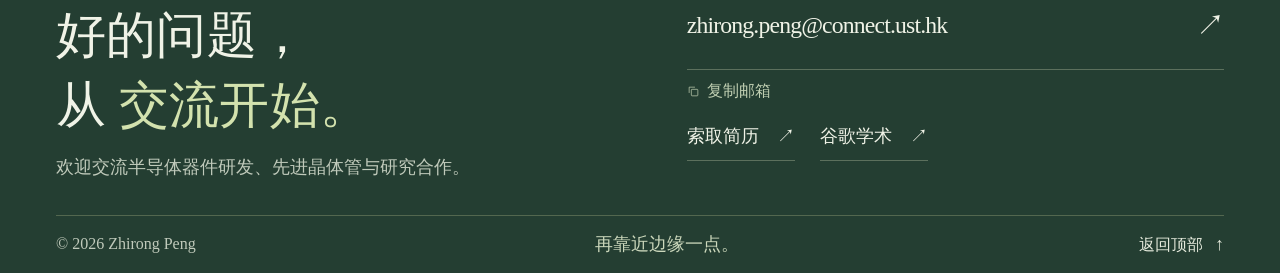
<file: zh/about.html>
<!doctype html>
<html lang="zh-CN" data-theme="light">
<head>
  <meta charset="utf-8">
  <meta name="viewport" content="width=device-width, initial-scale=1">
  <meta name="description" content="了解彭治荣的研究背景、教育经历、教学、获奖与研究之外的兴趣。">
  <meta name="author" content="Zhirong Peng">
  <meta name="theme-color" content="#f7f7f2">
  <meta name="referrer" content="no-referrer">
  <meta name="robots" content="noindex, nofollow">
  <title>关于我 | 彭治荣</title>
  <link rel="icon" href="../assets/mark.svg" type="image/svg+xml">
  <script src="../preferences.js"></script><link rel="stylesheet" href="../styles.css">
  <script src="../site.config.js" defer></script>
  <script src="../app.js" defer></script>
<link rel="alternate" hreflang="en" href="../about.html"></head>
<body id="top" data-page="about">
  <a class="skip-link" href="#main">跳至正文</a>
  <header class="site-header">
    <div class="header-inner container">
      <a class="wordmark" href="index.html" aria-label="彭治荣，首页"><span lang="zh-CN">彭治荣<span class="wordmark-cn" lang="en">Zhirong Peng</span></span></a>
      <nav class="main-nav" id="main-nav" aria-label="主导航">
        <a href="index.html" data-page-link="about" class="is-current" aria-current="page">关于我</a>
        <a href="research.html#top" data-page-link="research">研究</a>
        <a href="publications.html" data-page-link="publications">论文与成果</a>
        <a href="#contact">联系</a>
        <a class="nav-cv" data-cv-link href="mailto:zhirong.peng@connect.ust.hk?subject=CV%20request"><span data-cv-label>索取简历</span><span aria-hidden="true">↗</span></a>
      </nav>
    <div class="header-tools" aria-label="显示设置">
      <a class="language-switch" data-language-page="../about.html" href="../about.html" hreflang="en" lang="en" aria-label="Switch to English" title="切换为英文">EN</a>
      <button class="theme-toggle" id="theme-toggle" type="button" role="switch" aria-checked="false" aria-label="深色背景" title="切换为深色背景" hidden>
        <svg class="icon-moon" viewbox="0 0 24 24" aria-hidden="true"><path d="M20.7 13.4A8.8 8.8 0 0 1 10.6 3.3 8.8 8.8 0 1 0 20.7 13.4Z"></path></svg>
        <svg class="icon-sun" viewbox="0 0 24 24" aria-hidden="true"><circle cx="12" cy="12" r="4"></circle><path d="M12 2v2m0 16v2M2 12h2m16 0h2M4.9 4.9l1.4 1.4m11.4 11.4 1.4 1.4M4.9 19.1l1.4-1.4M17.7 6.3l1.4-1.4"></path></svg>
      </button>
    <button class="menu-toggle" type="button" aria-label="切换导航菜单" aria-expanded="false" aria-controls="main-nav" hidden><span class="menu-label">菜单</span><span aria-hidden="true">+</span></button>
      </div></div>
  </header>

  <main id="main">
    <section class="about-section section container" id="about" aria-labelledby="about-title">
      <div class="about-layout">
        <div class="portrait-column">
          <figure class="portrait-frame"><img src="../assets/portrait.jpg" width="827" height="1063" alt="彭治荣的个人照片" loading="lazy"><figcaption><span>Zhirong Peng</span><span lang="zh">彭治荣</span></figcaption></figure>
          <p class="portrait-note">电子与计算机工程<br>香港科技大学</p>
        </div>
        <div class="about-copy">
          <h1 class="page-title" id="about-title">研究，始于好奇。<br><em>表达，贵在清晰。</em></h1>
          <p class="about-lead">我从电气工程和传感器实验研究走入器件物理。现在，我关注晶体管不断变窄时，哪些原子级细节会影响器件行为。</p>
          <p>目前，我在香港科技大学攻读博士，导师为 Mansun Chan 教授。材料、器件制备、电学测试与量子输运方面的经历，帮助我将物理机制与工程问题联系起来。</p>
          <p>研究之外，我也参与视觉设计、公开演讲、教学与学生指导。把一个想法讲清楚，是我重视的工作方式。</p>
          <div class="about-actions"><a class="inline-link" data-social-link="scholar" href="https://scholar.google.com/citations?user=4kMQsrkAAAAJ&amp;hl=zh-CN" target="_blank" rel="noopener noreferrer">谷歌学术 <span aria-hidden="true">↗</span></a><a class="inline-link" href="publications.html">查看论文与成果 <span aria-hidden="true">↗</span></a></div>
          <div class="personal-notes">
            <div><span class="personal-note-number">01</span><div><h3>用视觉表达想法</h3><p>获 2023–2024 年度 ECE 最佳标志设计奖季军。</p></div></div>
            <div><span class="personal-note-number">02</span><div><h3>在交流中分享研究</h3><p>获 2025 年 IEEE 下一代器件与集成存储研讨会优秀口头报告奖。</p></div></div>
            <div><span class="personal-note-number">03</span><div><h3>与学生一起学习</h3><p>曾指导五名学生的研究，涵盖本科、硕士与博士阶段。</p></div></div>
          </div>
        </div>
      </div>
      <div class="education-layout">
        <div class="education-heading"><p class="eyebrow">求学之路</p><h3>跨越尺度，<br>持续学习。</h3></div>
        <ol class="education-list">
          <li><span class="education-date">2022 年 9 月至预计 2027 年 6 月</span><div><h4>香港科技大学</h4><p>电子与计算机工程博士（在读）</p><span class="education-detail">导师 · Mansun Chan 教授 (IEEE Fellow)</span></div></li>
          <li><span class="education-date">2019 年 9 月至 2022 年 6 月</span><div><h4>重庆大学</h4><p>电气工程硕士</p><span class="education-detail">输配电装备及系统安全与新技术国家重点实验室<br>导师 · 陶璐琪教授</span></div></li>
          <li><span class="education-date">2015 年 9 月至 2019 年 6 月</span><div><h4>四川轻化工大学</h4><p>电气工程及其自动化学士</p></div></li>
        </ol>
      </div>
      <div class="teaching-note"><span class="eyebrow">教学与学术服务</span><p>担任电子电路、集成电路器件及先进 CMOS 器件课程助教。<br>曾参与 IEEE EDTM 2025 和 IEEE EDSSC 2026 会议志愿服务。</p></div>
      <section class="about-detail-section" id="awards" aria-labelledby="awards-title">
        <div class="education-heading"><p class="eyebrow">我的获奖</p><h3 id="awards-title">探索路上，<br>有所收获。</h3></div>
        <ol class="awards-list">
          <li data-award="oral"><span class="award-date">2025 年</span><div><h4>优秀口头报告奖</h4><p>IEEE 下一代器件与集成存储研讨会</p></div></li>
          <li data-award="logo"><span class="award-date">2023–2024 年</span><div><h4>ECE 最佳标志设计奖季军</h4></div></li>
          <li data-award="studentship"><span class="award-date">2022 年至今</span><div><h4>香港科技大学研究生助学金</h4></div></li>
          <li data-award="masters-graduate"><span class="award-date">2022 年</span><div><h4>优秀硕士毕业生</h4><p>重庆大学</p></div></li>
          <li data-award="masters-thesis"><span class="award-date">2022 年</span><div><h4>优秀硕士学位论文</h4><p>重庆大学电气工程学院</p></div></li>
          <li data-award="academic-scholarship"><span class="award-date">2020、2021 年</span><div><h4>研究生 A 等学业奖学金</h4><p>重庆大学</p></div></li>
          <li data-award="graduate"><span class="award-date">2019 年</span><div><h4>优秀毕业生</h4><p>四川轻化工大学</p></div></li>
          <li data-award="innovation"><span class="award-date">2018 年</span><div><h4>创业计划竞赛铜奖</h4><p>“创青春”四川省大学生创新创业大赛</p></div></li>
          <li data-award="student-scholarship"><span class="award-date">2015–2018 年</span><div><h4>优秀学生奖学金</h4><p>获奖三次。</p></div></li>
          <li data-award="english"><span class="award-date">2017 年</span><div><h4>C 类二等奖</h4><p>全国大学生英语竞赛</p></div></li>
          <li data-award="leadership"><span class="award-date">2016–2017 年</span><div><h4>优秀学生干部</h4></div></li>
          <li data-award="debate"><span class="award-date">2016 年</span><div><h4>辩论赛一等奖</h4><p>黄岭学院“团庆系列活动”</p></div></li>
        </ol>
      </section>
      <section class="about-detail-section" id="interests" aria-labelledby="interests-title">
        <div class="education-heading"><p class="eyebrow">兴趣爱好</p><h3 id="interests-title">研究之外，<br>也有热爱。</h3></div>
        <div class="personal-notes interests-list">
          <div><span class="personal-note-number">01</span><div><h4>挥拍之间</h4><p>我喜欢打羽毛球。</p></div></div>
          <div><span class="personal-note-number">02</span><div><h4>旋律之中</h4><p>唱歌也是我的兴趣之一。</p></div></div>
        </div>
      </section>
    </section>
  </main>

    <footer class="contact-section" id="contact" aria-labelledby="contact-title">
      <div class="contact-inner container">
        <div><p class="eyebrow">保持交流</p><h2 id="contact-title">好的问题，<br>从 <em>交流开始。</em></h2><p>欢迎交流半导体器件研发、先进晶体管与研究合作。</p></div>
        <div class="contact-actions"><a class="contact-email" href="mailto:zhirong.peng@connect.ust.hk">zhirong.peng@connect.ust.hk <span aria-hidden="true">↗</span></a><button type="button" id="copy-email" class="copy-email" hidden><svg viewbox="0 0 18 18" aria-hidden="true"><rect x="6" y="6" width="9" height="9" rx="1"></rect><path d="M11 3H3v8"></path></svg><span id="copy-email-label">复制邮箱</span></button><span class="sr-only" id="copy-status" role="status"></span><div class="contact-links"><a data-cv-link href="mailto:zhirong.peng@connect.ust.hk?subject=CV%20request"><span data-cv-label>索取简历</span> <span aria-hidden="true">↗</span></a><a data-social-link="linkedin" hidden>LinkedIn <span aria-hidden="true">↗</span></a><a data-social-link="scholar" href="https://scholar.google.com/citations?user=4kMQsrkAAAAJ&amp;hl=zh-CN" target="_blank" rel="noopener noreferrer">谷歌学术 <span aria-hidden="true">↗</span></a></div></div>
      </div>
      <div class="site-footer container"><span>© <span id="copyright-year">2026</span> Zhirong Peng</span><span class="footer-thought">再靠近边缘一点。</span><a href="#top">返回顶部 <span aria-hidden="true">↑</span></a></div>
    </footer>
</body>
</html>
</file>
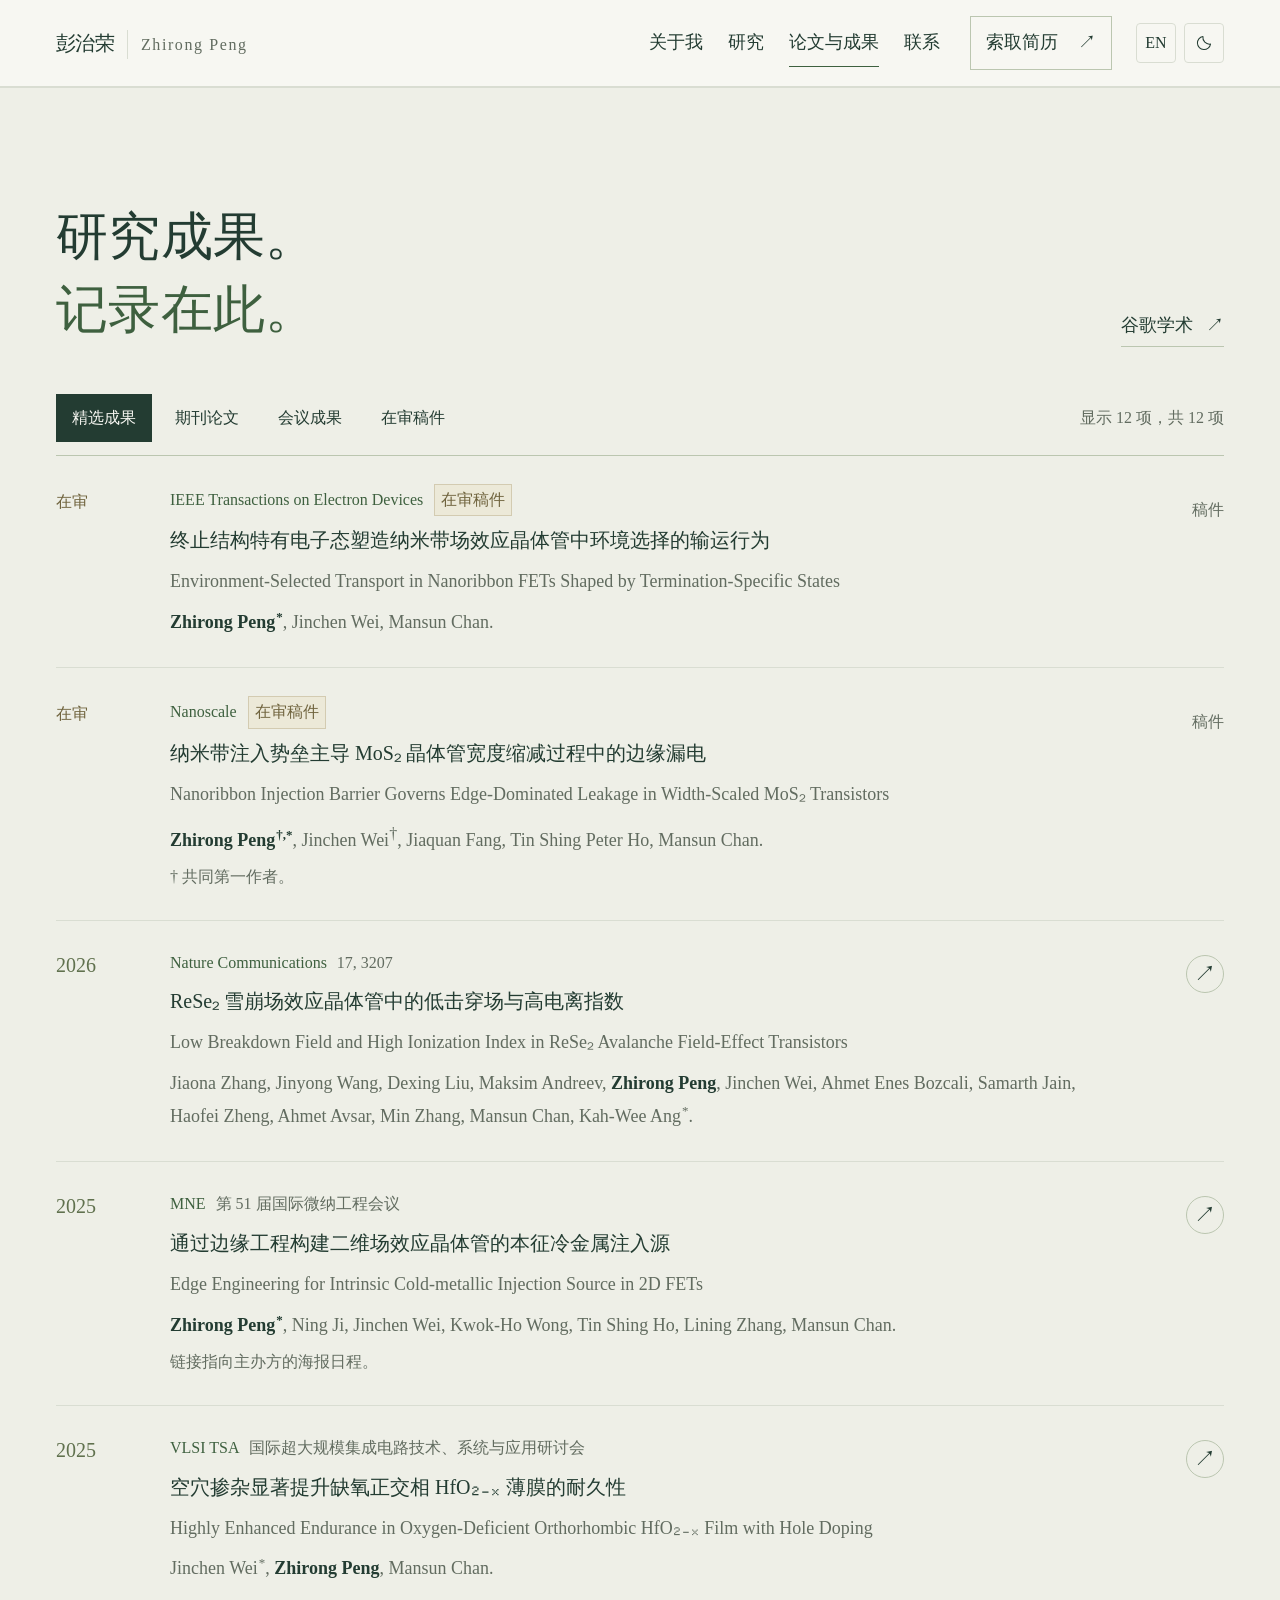
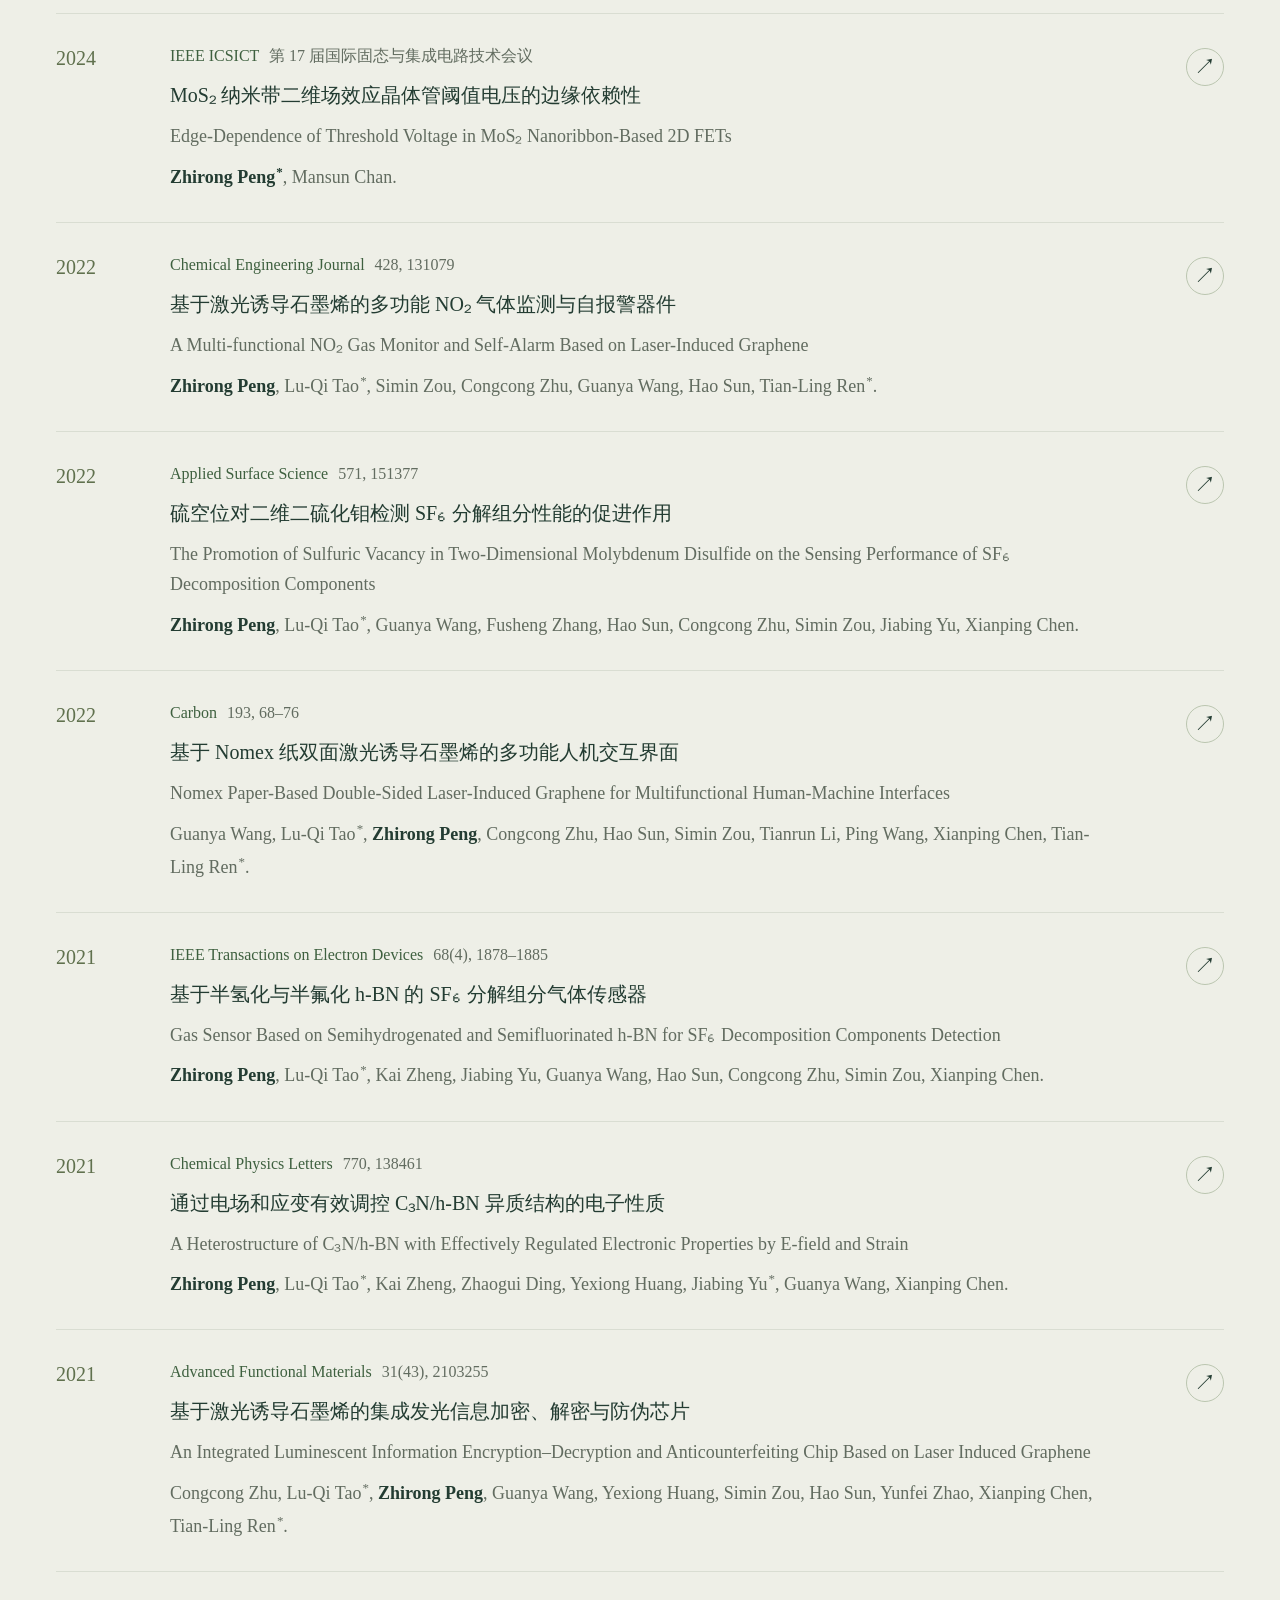
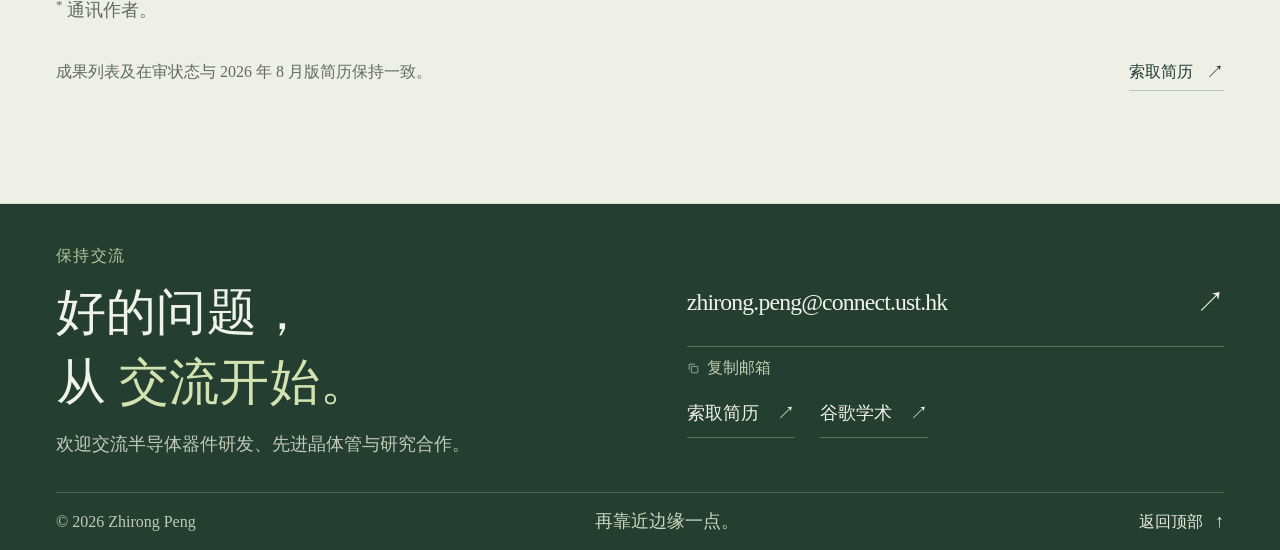
<file: zh/publications.html>
<!doctype html>
<html lang="zh-CN" data-theme="light">
<head>
  <meta charset="utf-8">
  <meta name="viewport" content="width=device-width, initial-scale=1">
  <meta name="description" content="彭治荣的期刊论文、会议成果与在审稿件，包含完整作者名单和成果链接。">
  <meta name="author" content="Zhirong Peng">
  <meta name="theme-color" content="#f7f7f2">
  <meta name="referrer" content="no-referrer">
  <meta name="robots" content="noindex, nofollow">
  <title>论文与成果 | 彭治荣</title>
  <link rel="icon" href="../assets/mark.svg" type="image/svg+xml">
  <script src="../preferences.js"></script><link rel="stylesheet" href="../styles.css">
  <script src="../site.config.js" defer></script>
  <script src="../app.js" defer></script>
<link rel="alternate" hreflang="en" href="../publications.html"></head>
<body id="top" data-page="publications">
  <a class="skip-link" href="#main">跳至正文</a>
  <header class="site-header">
    <div class="header-inner container">
      <a class="wordmark" href="index.html" aria-label="彭治荣，首页"><span lang="zh-CN">彭治荣<span class="wordmark-cn" lang="en">Zhirong Peng</span></span></a>
      <nav class="main-nav" id="main-nav" aria-label="主导航">
        <a href="index.html" data-page-link="about">关于我</a>
        <a href="research.html#top" data-page-link="research">研究</a>
        <a href="publications.html" data-page-link="publications" class="is-current" aria-current="page">论文与成果</a>
        <a href="#contact">联系</a>
        <a class="nav-cv" data-cv-link href="mailto:zhirong.peng@connect.ust.hk?subject=CV%20request"><span data-cv-label>索取简历</span><span aria-hidden="true">↗</span></a>
      </nav>
    <div class="header-tools" aria-label="显示设置">
      <a class="language-switch" data-language-page="../publications.html" href="../publications.html" hreflang="en" lang="en" aria-label="Switch to English" title="切换为英文">EN</a>
      <button class="theme-toggle" id="theme-toggle" type="button" role="switch" aria-checked="false" aria-label="深色背景" title="切换为深色背景" hidden>
        <svg class="icon-moon" viewbox="0 0 24 24" aria-hidden="true"><path d="M20.7 13.4A8.8 8.8 0 0 1 10.6 3.3 8.8 8.8 0 1 0 20.7 13.4Z"></path></svg>
        <svg class="icon-sun" viewbox="0 0 24 24" aria-hidden="true"><circle cx="12" cy="12" r="4"></circle><path d="M12 2v2m0 16v2M2 12h2m16 0h2M4.9 4.9l1.4 1.4m11.4 11.4 1.4 1.4M4.9 19.1l1.4-1.4M17.7 6.3l1.4-1.4"></path></svg>
      </button>
    <button class="menu-toggle" type="button" aria-label="切换导航菜单" aria-expanded="false" aria-controls="main-nav" hidden><span class="menu-label">菜单</span><span aria-hidden="true">+</span></button>
      </div></div>
  </header>

  <main id="main">
    <section class="publications-section section" id="publications" aria-labelledby="publications-title">
      <div class="container">
        <div class="section-heading">
          <div><h1 class="page-title" id="publications-title">研究成果。<br><em>记录在此。</em></h1></div>
          <div class="section-aside"><a class="inline-link scholar-link" data-social-link="scholar" href="https://scholar.google.com/citations?user=4kMQsrkAAAAJ&amp;hl=zh-CN" target="_blank" rel="noopener noreferrer">谷歌学术 <span aria-hidden="true">↗</span></a></div>
        </div>
        <div class="publication-toolbar" hidden>
          <div class="publication-filters" role="group" aria-label="筛选论文与成果">
            <button type="button" data-filter="all" aria-pressed="true">精选成果</button>
            <button type="button" data-filter="journal" aria-pressed="false">期刊论文</button>
            <button type="button" data-filter="conference" aria-pressed="false">会议成果</button>
            <button type="button" data-filter="review" aria-pressed="false">在审稿件</button>
            </div>
          <p id="publication-count" aria-live="polite" aria-atomic="true"></p>
        </div>
        <div class="publication-list" id="publication-list">
          <article class="publication-item" id="publication-termination" data-type="review">
            <div class="publication-year"><span class="review-indicator">在审</span></div>
            <div class="publication-main"><p class="publication-venue">IEEE Transactions on Electron Devices <span class="status-tag">在审稿件</span></p><h3>终止结构特有电子态塑造纳米带场效应晶体管中环境选择的输运行为</h3><p class="publication-original-title" lang="en">Environment-Selected Transport in Nanoribbon FETs Shaped by Termination-Specific States</p><p class="publication-authors" lang="en"><strong>Zhirong Peng<sup class="corresponding-mark" aria-label="通讯作者">*</sup></strong>, Jinchen Wei, Mansun Chan.</p></div>
            <span class="publication-pending">稿件</span>
          </article>
          <article class="publication-item" id="publication-nib" data-type="review">
            <div class="publication-year"><span class="review-indicator">在审</span></div>
            <div class="publication-main"><p class="publication-venue">Nanoscale <span class="status-tag">在审稿件</span></p><h3>纳米带注入势垒主导 MoS₂ 晶体管宽度缩减过程中的边缘漏电</h3><p class="publication-original-title" lang="en">Nanoribbon Injection Barrier Governs Edge-Dominated Leakage in Width-Scaled MoS₂ Transistors</p><p class="publication-authors" lang="en"><strong>Zhirong Peng<sup class="author-symbols" aria-label="通讯作者; equal contribution">†,*</sup></strong>, Jinchen Wei<sup>†</sup>, Jiaquan Fang, Tin Shing Peter Ho, Mansun Chan.</p><p class="equal-contribution">† 共同第一作者。</p></div>
            <span class="publication-pending">稿件</span>
          </article>
          <article class="publication-item" id="publication-avalanche" data-type="journal">
            <div class="publication-year">2026</div>
            <div class="publication-main"><p class="publication-venue">Nature Communications <span class="publication-reference">17, 3207</span></p><h3><a href="https://www.nature.com/articles/s41467-026-69994-w" target="_blank" rel="noopener noreferrer">ReSe₂ 雪崩场效应晶体管中的低击穿场与高电离指数</a></h3><p class="publication-original-title" lang="en">Low Breakdown Field and High Ionization Index in ReSe₂ Avalanche Field-Effect Transistors</p><p class="publication-authors" lang="en">Jiaona Zhang, Jinyong Wang, Dexing Liu, Maksim Andreev, <strong>Zhirong Peng</strong>, Jinchen Wei, Ahmet Enes Bozcali, Samarth Jain, Haofei Zheng, Ahmet Avsar, Min Zhang, Mansun Chan, Kah-Wee Ang<sup class="corresponding-mark" aria-label="通讯作者">*</sup>.</p></div>
            <a class="publication-arrow" href="https://www.nature.com/articles/s41467-026-69994-w" aria-label="阅读 ReSe₂ 雪崩晶体管论文" target="_blank" rel="noopener noreferrer">↗</a>
          </article>
          <article class="publication-item" id="publication-cold" data-type="conference">
            <div class="publication-year">2025</div>
            <div class="publication-main"><p class="publication-venue">MNE <span class="publication-reference">第 51 届国际微纳工程会议</span></p><h3><a href="https://mne2025.imnes.org/wp-content/uploads/2025/08/PosterDraftSchedule__V1.4.pdf" target="_blank" rel="noopener noreferrer">通过边缘工程构建二维场效应晶体管的本征冷金属注入源</a></h3><p class="publication-original-title" lang="en">Edge Engineering for Intrinsic Cold-metallic Injection Source in 2D FETs</p><p class="publication-authors" lang="en"><strong>Zhirong Peng<sup class="corresponding-mark" aria-label="通讯作者">*</sup></strong>, Ning Ji, Jinchen Wei, Kwok-Ho Wong, Tin Shing Ho, Lining Zhang, Mansun Chan.</p><p class="publication-link-note">链接指向主办方的海报日程。</p></div>
            <a class="publication-arrow" href="https://mne2025.imnes.org/wp-content/uploads/2025/08/PosterDraftSchedule__V1.4.pdf" aria-label="查看 MNE 2025 海报日程 PDF" target="_blank" rel="noopener noreferrer">↗</a>
          </article>
          <article class="publication-item" id="publication-hfo" data-type="conference">
            <div class="publication-year">2025</div>
            <div class="publication-main"><p class="publication-venue">VLSI TSA <span class="publication-reference">国际超大规模集成电路技术、系统与应用研讨会</span></p><h3><a href="https://researchportal.hkust.edu.hk/en/publications/highly-enhanced-endurance-in-oxygen-deficient-orthorhombic-hfosub-2/" target="_blank" rel="noopener noreferrer">空穴掺杂显著提升缺氧正交相 HfO₂₋ₓ 薄膜的耐久性</a></h3><p class="publication-original-title" lang="en">Highly Enhanced Endurance in Oxygen-Deficient Orthorhombic HfO₂₋ₓ Film with Hole Doping</p><p class="publication-authors" lang="en">Jinchen Wei<sup class="corresponding-mark" aria-label="通讯作者">*</sup>, <strong>Zhirong Peng</strong>, Mansun Chan.</p></div>
            <a class="publication-arrow" href="https://researchportal.hkust.edu.hk/en/publications/highly-enhanced-endurance-in-oxygen-deficient-orthorhombic-hfosub-2/" aria-label="查看香港科技大学的 HfO₂ 耐久性成果记录" target="_blank" rel="noopener noreferrer">↗</a>
          </article>
          <article class="publication-item" id="publication-threshold" data-type="conference">
            <div class="publication-year">2024</div>
            <div class="publication-main"><p class="publication-venue">IEEE ICSICT <span class="publication-reference">第 17 届国际固态与集成电路技术会议</span></p><h3><a href="https://doi.org/10.1109/ICSICT62049.2024.10832033" target="_blank" rel="noopener noreferrer">MoS₂ 纳米带二维场效应晶体管阈值电压的边缘依赖性</a></h3><p class="publication-original-title" lang="en">Edge-Dependence of Threshold Voltage in MoS₂ Nanoribbon-Based 2D FETs</p><p class="publication-authors" lang="en"><strong>Zhirong Peng<sup class="corresponding-mark" aria-label="通讯作者">*</sup></strong>, Mansun Chan.</p></div>
            <a class="publication-arrow" href="https://doi.org/10.1109/ICSICT62049.2024.10832033" aria-label="阅读边缘相关阈值电压论文" target="_blank" rel="noopener noreferrer">↗</a>
          </article>
          <article class="publication-item" id="publication-sensor" data-type="journal">
            <div class="publication-year">2022</div>
            <div class="publication-main"><p class="publication-venue">Chemical Engineering Journal <span class="publication-reference">428, 131079</span></p><h3><a href="https://doi.org/10.1016/j.cej.2021.131079" target="_blank" rel="noopener noreferrer">基于激光诱导石墨烯的多功能 NO₂ 气体监测与自报警器件</a></h3><p class="publication-original-title" lang="en">A Multi-functional NO₂ Gas Monitor and Self-Alarm Based on Laser-Induced Graphene</p><p class="publication-authors" lang="en"><strong>Zhirong Peng</strong>, Lu-Qi Tao<sup class="corresponding-mark" aria-label="通讯作者">*</sup>, Simin Zou, Congcong Zhu, Guanya Wang, Hao Sun, Tian-Ling Ren<sup class="corresponding-mark" aria-label="通讯作者">*</sup>.</p></div>
            <a class="publication-arrow" href="https://doi.org/10.1016/j.cej.2021.131079" aria-label="阅读 NO₂ 监测与自报警论文" target="_blank" rel="noopener noreferrer">↗</a>
          </article>
          <article class="publication-item" id="publication-vacancy" data-type="journal">
            <div class="publication-year">2022</div>
            <div class="publication-main"><p class="publication-venue">Applied Surface Science <span class="publication-reference">571, 151377</span></p><h3><a href="https://doi.org/10.1016/j.apsusc.2021.151377" target="_blank" rel="noopener noreferrer">硫空位对二维二硫化钼检测 SF₆ 分解组分性能的促进作用</a></h3><p class="publication-original-title" lang="en">The Promotion of Sulfuric Vacancy in Two-Dimensional Molybdenum Disulfide on the Sensing Performance of SF₆ Decomposition Components</p><p class="publication-authors" lang="en"><strong>Zhirong Peng</strong>, Lu-Qi Tao<sup class="corresponding-mark" aria-label="通讯作者">*</sup>, Guanya Wang, Fusheng Zhang, Hao Sun, Congcong Zhu, Simin Zou, Jiabing Yu, Xianping Chen.</p></div>
            <a class="publication-arrow" href="https://doi.org/10.1016/j.apsusc.2021.151377" aria-label="阅读硫空位气敏性能论文" target="_blank" rel="noopener noreferrer">↗</a>
          </article>
          <article class="publication-item" id="publication-nomex" data-type="journal">
            <div class="publication-year">2022</div>
            <div class="publication-main"><p class="publication-venue">Carbon <span class="publication-reference">193, 68–76</span></p><h3><a href="https://doi.org/10.1016/j.carbon.2022.03.026" target="_blank" rel="noopener noreferrer">基于 Nomex 纸双面激光诱导石墨烯的多功能人机交互界面</a></h3><p class="publication-original-title" lang="en">Nomex Paper-Based Double-Sided Laser-Induced Graphene for Multifunctional Human-Machine Interfaces</p><p class="publication-authors" lang="en">Guanya Wang, Lu-Qi Tao<sup class="corresponding-mark" aria-label="通讯作者">*</sup>, <strong>Zhirong Peng</strong>, Congcong Zhu, Hao Sun, Simin Zou, Tianrun Li, Ping Wang, Xianping Chen, Tian-Ling Ren<sup class="corresponding-mark" aria-label="通讯作者">*</sup>.</p></div>
            <a class="publication-arrow" href="https://doi.org/10.1016/j.carbon.2022.03.026" aria-label="阅读 Nomex 石墨烯人机交互论文" target="_blank" rel="noopener noreferrer">↗</a>
          </article>
          <article class="publication-item" id="publication-bn" data-type="journal">
            <div class="publication-year">2021</div>
            <div class="publication-main"><p class="publication-venue">IEEE Transactions on Electron Devices <span class="publication-reference">68(4), 1878–1885</span></p><h3><a href="https://doi.org/10.1109/TED.2021.3058034" target="_blank" rel="noopener noreferrer">基于半氢化与半氟化 h-BN 的 SF₆ 分解组分气体传感器</a></h3><p class="publication-original-title" lang="en">Gas Sensor Based on Semihydrogenated and Semifluorinated h-BN for SF₆ Decomposition Components Detection</p><p class="publication-authors" lang="en"><strong>Zhirong Peng</strong>, Lu-Qi Tao<sup class="corresponding-mark" aria-label="通讯作者">*</sup>, Kai Zheng, Jiabing Yu, Guanya Wang, Hao Sun, Congcong Zhu, Simin Zou, Xianping Chen.</p></div>
            <a class="publication-arrow" href="https://doi.org/10.1109/TED.2021.3058034" aria-label="阅读改性 h-BN 气体传感器论文" target="_blank" rel="noopener noreferrer">↗</a>
          </article>
          <article class="publication-item" id="publication-heterostructure" data-type="journal">
            <div class="publication-year">2021</div>
            <div class="publication-main"><p class="publication-venue">Chemical Physics Letters <span class="publication-reference">770, 138461</span></p><h3><a href="https://doi.org/10.1016/j.cplett.2021.138461" target="_blank" rel="noopener noreferrer">通过电场和应变有效调控 C₃N/h-BN 异质结构的电子性质</a></h3><p class="publication-original-title" lang="en">A Heterostructure of C₃N/h-BN with Effectively Regulated Electronic Properties by E-field and Strain</p><p class="publication-authors" lang="en"><strong>Zhirong Peng</strong>, Lu-Qi Tao<sup class="corresponding-mark" aria-label="通讯作者">*</sup>, Kai Zheng, Zhaogui Ding, Yexiong Huang, Jiabing Yu<sup class="corresponding-mark" aria-label="通讯作者">*</sup>, Guanya Wang, Xianping Chen.</p></div>
            <a class="publication-arrow" href="https://doi.org/10.1016/j.cplett.2021.138461" aria-label="阅读 C₃N/h-BN 异质结构论文" target="_blank" rel="noopener noreferrer">↗</a>
          </article>
          <article class="publication-item" id="publication-chip" data-type="journal">
            <div class="publication-year">2021</div>
            <div class="publication-main"><p class="publication-venue">Advanced Functional Materials <span class="publication-reference">31(43), 2103255</span></p><h3><a href="https://doi.org/10.1002/adfm.202103255" target="_blank" rel="noopener noreferrer">基于激光诱导石墨烯的集成发光信息加密、解密与防伪芯片</a></h3><p class="publication-original-title" lang="en">An Integrated Luminescent Information Encryption–Decryption and Anticounterfeiting Chip Based on Laser Induced Graphene</p><p class="publication-authors" lang="en">Congcong Zhu, Lu-Qi Tao<sup class="corresponding-mark" aria-label="通讯作者">*</sup>, <strong>Zhirong Peng</strong>, Guanya Wang, Yexiong Huang, Simin Zou, Hao Sun, Yunfei Zhao, Xianping Chen, Tian-Ling Ren<sup class="corresponding-mark" aria-label="通讯作者">*</sup>.</p></div>
            <a class="publication-arrow" href="https://doi.org/10.1002/adfm.202103255" aria-label="阅读发光信息芯片论文" target="_blank" rel="noopener noreferrer">↗</a>
          </article>
        </div>
        <p class="publication-symbol-note"><sup>*</sup> 通讯作者。</p>
        <div class="publications-bottom"><p>成果列表及在审状态与 2026 年 8 月版简历保持一致。</p><a class="inline-link" data-cv-link href="mailto:zhirong.peng@connect.ust.hk?subject=CV%20request"><span data-cv-label>索取简历</span> <span aria-hidden="true">↗</span></a></div>
      </div>
    </section>
  </main>

    <footer class="contact-section" id="contact" aria-labelledby="contact-title">
      <div class="contact-inner container">
        <div><p class="eyebrow">保持交流</p><h2 id="contact-title">好的问题，<br>从 <em>交流开始。</em></h2><p>欢迎交流半导体器件研发、先进晶体管与研究合作。</p></div>
        <div class="contact-actions"><a class="contact-email" href="mailto:zhirong.peng@connect.ust.hk">zhirong.peng@connect.ust.hk <span aria-hidden="true">↗</span></a><button type="button" id="copy-email" class="copy-email" hidden><svg viewbox="0 0 18 18" aria-hidden="true"><rect x="6" y="6" width="9" height="9" rx="1"></rect><path d="M11 3H3v8"></path></svg><span id="copy-email-label">复制邮箱</span></button><span class="sr-only" id="copy-status" role="status"></span><div class="contact-links"><a data-cv-link href="mailto:zhirong.peng@connect.ust.hk?subject=CV%20request"><span data-cv-label>索取简历</span> <span aria-hidden="true">↗</span></a><a data-social-link="linkedin" hidden>LinkedIn <span aria-hidden="true">↗</span></a><a data-social-link="scholar" href="https://scholar.google.com/citations?user=4kMQsrkAAAAJ&amp;hl=zh-CN" target="_blank" rel="noopener noreferrer">谷歌学术 <span aria-hidden="true">↗</span></a></div></div>
      </div>
      <div class="site-footer container"><span>© <span id="copyright-year">2026</span> Zhirong Peng</span><span class="footer-thought">再靠近边缘一点。</span><a href="#top">返回顶部 <span aria-hidden="true">↑</span></a></div>
    </footer>
</body>
</html>
</file>
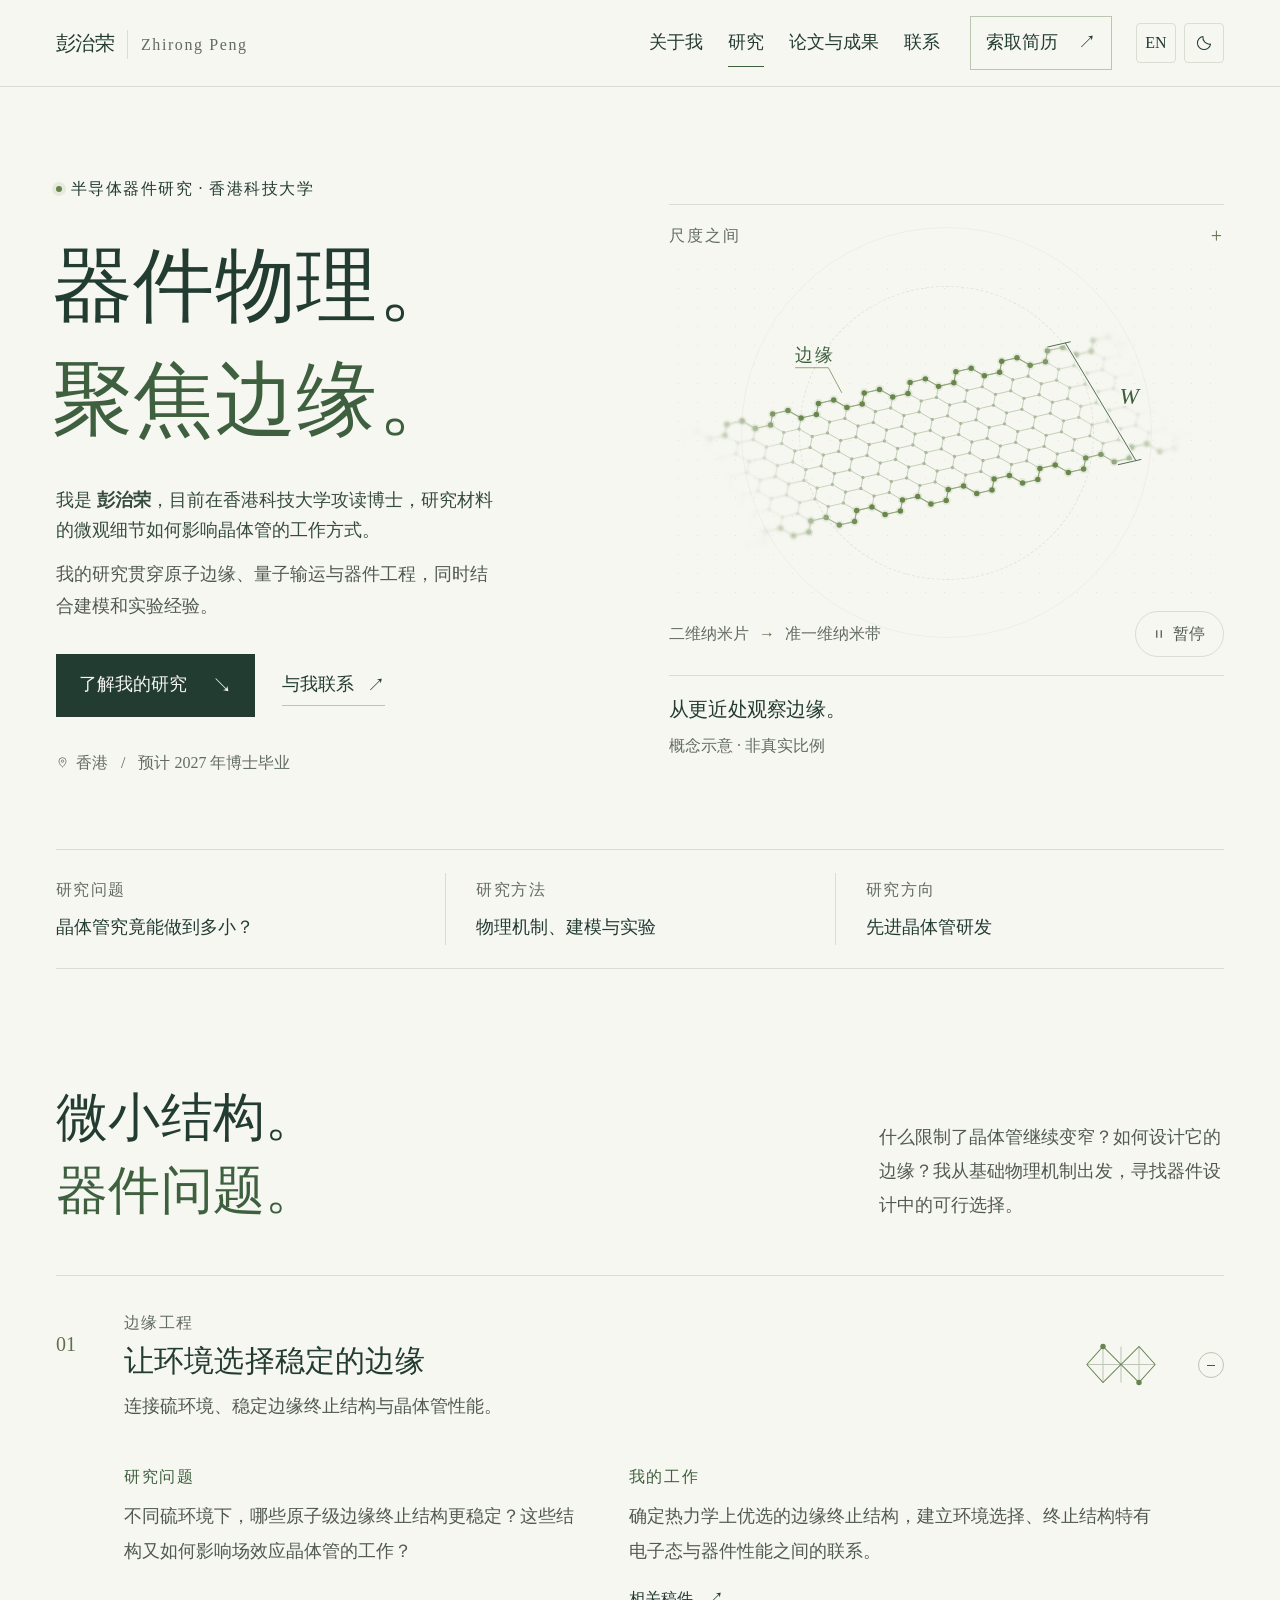
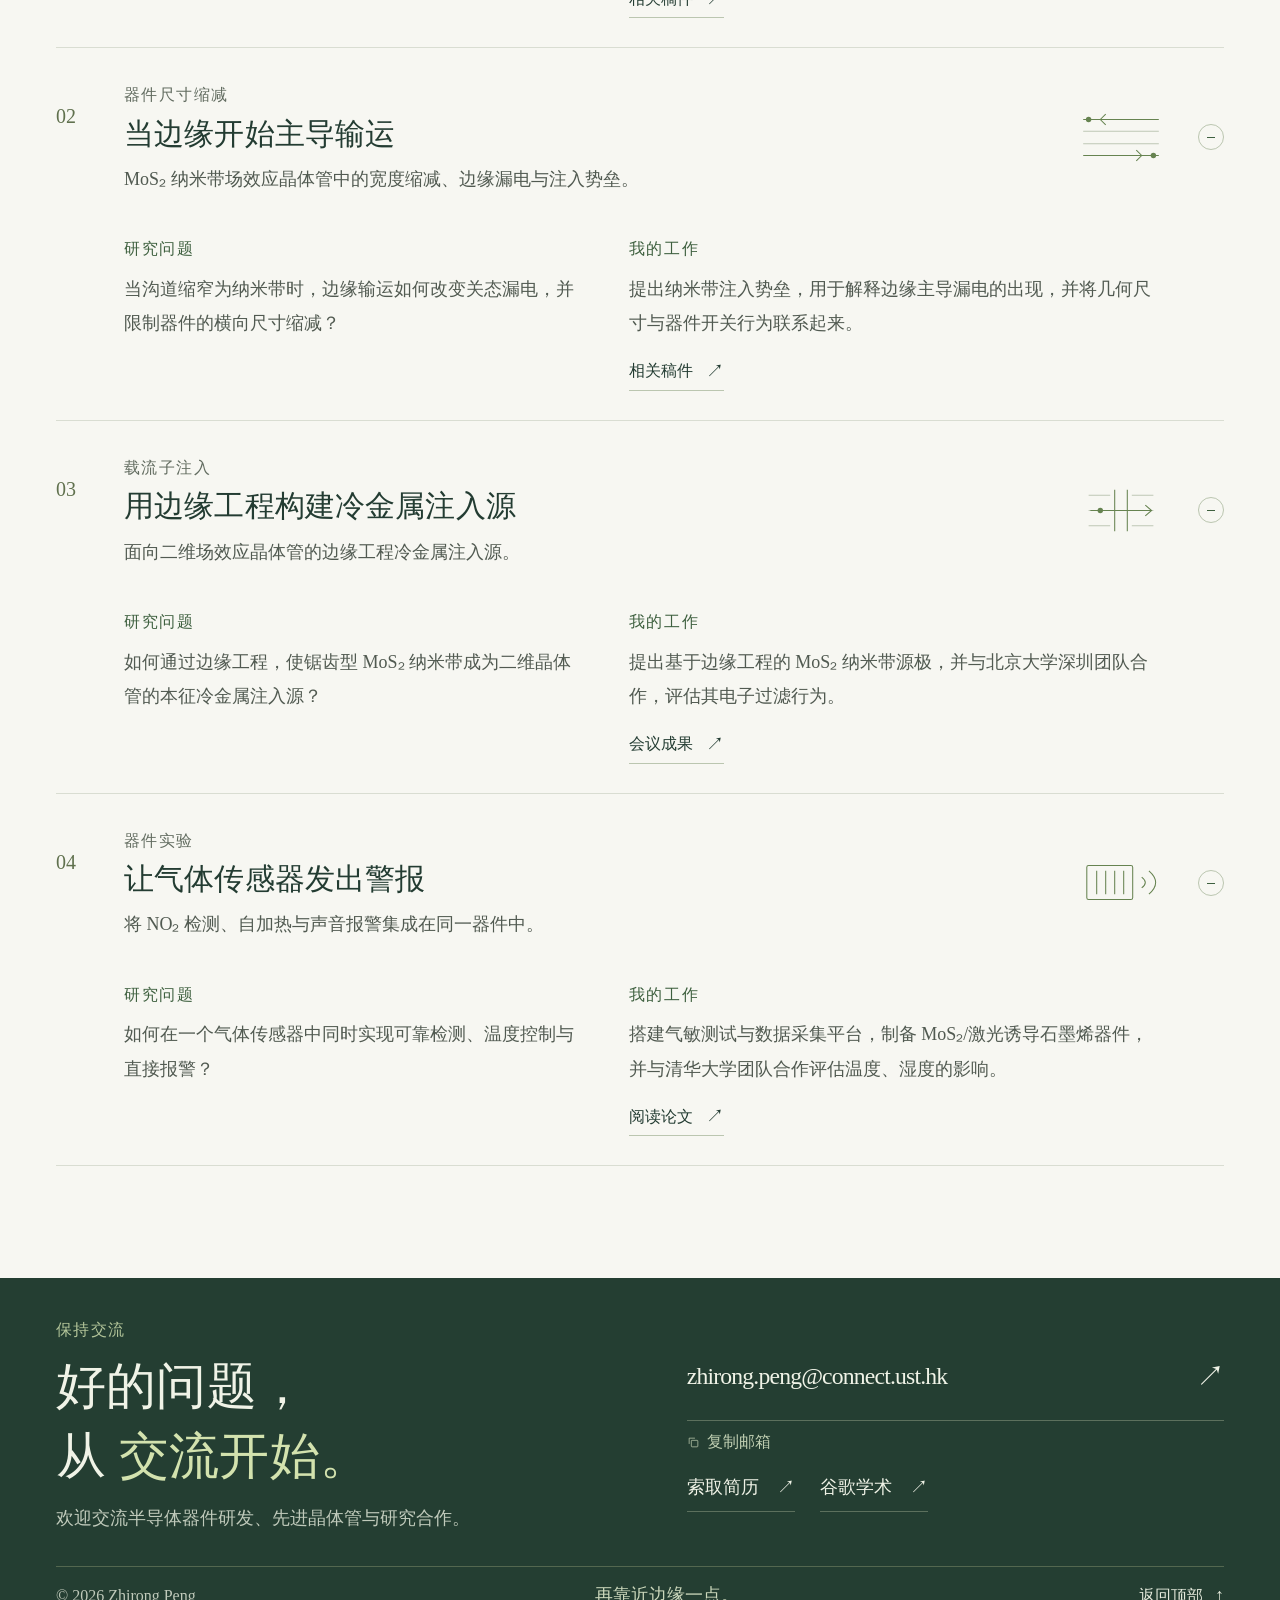
<file: zh/research.html>
<!doctype html>
<html lang="zh-CN" data-theme="light">
<head>
  <meta charset="utf-8">
  <meta name="viewport" content="width=device-width, initial-scale=1">
  <meta name="description" content="彭治荣，香港科技大学博士生，研究半导体器件物理、纳米带宽度缩减、边缘工程与先进晶体管。">
  <meta name="author" content="Zhirong Peng">
  <meta name="theme-color" content="#f7f7f2">
  <meta name="referrer" content="no-referrer">
  <meta name="robots" content="noindex, nofollow">
  <title>彭治荣 | 半导体器件物理</title>
  <link rel="icon" href="../assets/mark.svg" type="image/svg+xml">
  <script src="../preferences.js"></script><link rel="stylesheet" href="../styles.css">
  <script src="../site.config.js" defer></script>
  <script src="../app.js" defer></script>
  <script src="../ribbon-model.js" defer></script><script src="../lattice.js" defer></script>
<link rel="alternate" hreflang="en" href="../research.html"></head>
<body id="top" data-page="research">
  <a class="skip-link" href="#main">跳至正文</a>
  <header class="site-header">
    <div class="header-inner container">
      <a class="wordmark" href="index.html" aria-label="彭治荣，首页"><span lang="zh-CN">彭治荣<span class="wordmark-cn" lang="en">Zhirong Peng</span></span></a>
      <nav class="main-nav" id="main-nav" aria-label="主导航">
        <a href="index.html" data-page-link="about">关于我</a>
        <a href="research.html#top" data-page-link="research" class="is-current" aria-current="page">研究</a>
        <a href="publications.html" data-page-link="publications">论文与成果</a>
        <a href="#contact">联系</a>
        <a class="nav-cv" data-cv-link href="mailto:zhirong.peng@connect.ust.hk?subject=CV%20request"><span data-cv-label>索取简历</span><span aria-hidden="true">↗</span></a>
      </nav>
    <div class="header-tools" aria-label="显示设置">
      <a class="language-switch" data-language-page="../research.html" href="../research.html" hreflang="en" lang="en" aria-label="Switch to English" title="切换为英文">EN</a>
      <button class="theme-toggle" id="theme-toggle" type="button" role="switch" aria-checked="false" aria-label="深色背景" title="切换为深色背景" hidden>
        <svg class="icon-moon" viewbox="0 0 24 24" aria-hidden="true"><path d="M20.7 13.4A8.8 8.8 0 0 1 10.6 3.3 8.8 8.8 0 1 0 20.7 13.4Z"></path></svg>
        <svg class="icon-sun" viewbox="0 0 24 24" aria-hidden="true"><circle cx="12" cy="12" r="4"></circle><path d="M12 2v2m0 16v2M2 12h2m16 0h2M4.9 4.9l1.4 1.4m11.4 11.4 1.4 1.4M4.9 19.1l1.4-1.4M17.7 6.3l1.4-1.4"></path></svg>
      </button>
    <button class="menu-toggle" type="button" aria-label="切换导航菜单" aria-expanded="false" aria-controls="main-nav" hidden><span class="menu-label">菜单</span><span aria-hidden="true">+</span></button>
      </div></div>
  </header>

  <main id="main">
    <section class="hero container" aria-labelledby="hero-title">
      <div class="hero-copy">
        <p class="eyebrow"><span class="status-dot" aria-hidden="true"></span>半导体器件研究 · 香港科技大学</p>
        <h1 id="hero-title">器件物理。<br><em>聚焦边缘。</em></h1>
        <p class="hero-intro">我是 <strong>彭治荣</strong>，目前在香港科技大学攻读博士，研究材料的微观细节如何影响晶体管的工作方式。</p>
        <p class="hero-description">我的研究贯穿原子边缘、量子输运与器件工程，同时结合建模和实验经验。</p>
        <div class="hero-actions">
          <a class="button button-primary" href="#research">了解我的研究 <span aria-hidden="true">↘</span></a>
          <a class="text-link" href="mailto:zhirong.peng@connect.ust.hk">与我联系 <span aria-hidden="true">↗</span></a>
        </div>
        <p class="hero-location"><svg viewbox="0 0 20 20" aria-hidden="true"><path d="M15.5 8c0 4.3-5.5 9-5.5 9S4.5 12.3 4.5 8a5.5 5.5 0 1 1 11 0Z"></path><circle cx="10" cy="8" r="1.8"></circle></svg>香港 <span class="text-separator">/</span> 预计 2027 年博士毕业</p>
      </div>

      <figure class="lattice-panel" aria-labelledby="lattice-caption">
        <div class="lattice-topline"><span>尺度之间</span><span class="corner-cross" aria-hidden="true">+</span></div>
        <div class="lattice-stage">
          <span class="lattice-orbit" aria-hidden="true"></span>
          <img class="lattice-image" id="lattice-fallback" src="../assets/ribbon-zh.svg" width="580" height="360" alt="斜向纳米带概念示意图。完整 armchair 边缘与内部原子采用不同深浅，W 标注宽度，长度方向两端模糊淡出。" data-light-src="../assets/ribbon-zh.svg" data-dark-src="../assets/ribbon-dark-zh.svg">
          <svg class="lattice-image" id="lattice-animation" viewbox="0 0 580 360" width="580" height="360" role="img" aria-labelledby="lattice-svg-title lattice-svg-description" hidden>
            <title id="lattice-svg-title">从二维纳米片到准一维纳米带</title>
            <desc id="lattice-svg-description">斜向格点缓慢滚动、收窄并轻微放大。完整 armchair 轮廓包含外侧原子对、向内凹进的原子及其连接键。W 标注宽度，长度方向两端逐渐模糊淡出。这是概念示意图，并非真实计算的原子结构。</desc>
          </svg>
        </div>
        <div class="lattice-controls">
          <span class="lattice-scale-note"><span>二维纳米片</span><span aria-hidden="true">→</span><span>准一维纳米带</span></span>
          <button class="animation-toggle" id="animation-toggle" type="button" aria-label="暂停宽度动画" hidden><svg viewbox="0 0 16 16" aria-hidden="true"><path d="M5 3v10M11 3v10"></path></svg><span>暂停</span></button>
        </div>
        <figcaption id="lattice-caption"><span id="lattice-message">从更近处观察边缘。</span><span class="diagram-note">概念示意 · 非真实比例</span></figcaption>
      </figure>
    </section>

    <div class="focus-strip container" aria-label="研究概览">
      <div><span class="eyebrow">研究问题</span><p>晶体管究竟能做到多小？</p></div>
      <div><span class="eyebrow">研究方法</span><p>物理机制、建模与实验</p></div>
      <div><span class="eyebrow">研究方向</span><p>先进晶体管研发</p></div>
    </div>

    <section class="research-section section container" id="research" aria-labelledby="research-title">
      <div class="section-heading">
        <div><h2 id="research-title">微小结构。<br><em>器件问题。</em></h2></div>
        <p class="section-intro">什么限制了晶体管继续变窄？如何设计它的边缘？我从基础物理机制出发，寻找器件设计中的可行选择。</p>
      </div>

      <div class="research-list">
        <details class="research-item" open>
          <summary>
            <span class="project-number">01</span>
            <div class="project-summary"><span class="eyebrow project-category">边缘工程</span><h3>让环境选择稳定的边缘</h3><p>连接硫环境、稳定边缘终止结构与晶体管性能。</p></div>
            <svg class="project-icon" viewbox="0 0 100 70" aria-hidden="true"><path class="icon-muted" d="M12 35h76M30 15v40M50 15v40M70 15v40"></path><path d="m12 35 18-20 20 20 20-20 18 20M12 35l18 20 20-20 20 20 18-20"></path><circle cx="30" cy="15" r="3"></circle><circle cx="70" cy="55" r="3"></circle></svg>
            <span class="expand-icon" aria-hidden="true"></span>
          </summary>
          <div class="project-detail">
            <div><h4>研究问题</h4><p>不同硫环境下，哪些原子级边缘终止结构更稳定？这些结构又如何影响场效应晶体管的工作？</p></div>
            <div><h4>我的工作</h4><p>确定热力学上优选的边缘终止结构，建立环境选择、终止结构特有电子态与器件性能之间的联系。</p><a class="inline-link" href="publications.html#publication-termination">相关稿件 <span aria-hidden="true">↗</span></a></div>

          </div>
        </details>

        <details class="research-item" open>
          <summary>
            <span class="project-number">02</span>
            <div class="project-summary"><span class="eyebrow project-category">器件尺寸缩减</span><h3>当边缘开始主导输运</h3><p>MoS₂ 纳米带场效应晶体管中的宽度缩减、边缘漏电与注入势垒。</p></div>
            <svg class="project-icon" viewbox="0 0 100 70" aria-hidden="true"><path d="M8 15h84M8 55h84"></path><path class="icon-muted" d="M8 28h84M8 42h84"></path><path d="m33 9-6 6 6 6m34 28 6 6-6 6"></path><circle cx="14" cy="15" r="3"></circle><circle cx="86" cy="55" r="3"></circle></svg>
            <span class="expand-icon" aria-hidden="true"></span>
          </summary>
          <div class="project-detail">
            <div><h4>研究问题</h4><p>当沟道缩窄为纳米带时，边缘输运如何改变关态漏电，并限制器件的横向尺寸缩减？</p></div>
            <div><h4>我的工作</h4><p>提出纳米带注入势垒，用于解释边缘主导漏电的出现，并将几何尺寸与器件开关行为联系起来。</p><a class="inline-link" href="publications.html#publication-nib">相关稿件 <span aria-hidden="true">↗</span></a></div>

          </div>
        </details>

        <details class="research-item" open>
          <summary>
            <span class="project-number">03</span>
            <div class="project-summary"><span class="eyebrow project-category">载流子注入</span><h3>用边缘工程构建冷金属注入源</h3><p>面向二维场效应晶体管的边缘工程冷金属注入源。</p></div>
            <svg class="project-icon" viewbox="0 0 100 70" aria-hidden="true"><path class="icon-muted" d="M14 18h24m-24 17h24m-24 17h24M62 18h24m-24 17h24m-24 17h24"></path><path d="M43 12v46m14-46v46M16 35h68m-7-6 7 6-7 6"></path><circle cx="27" cy="35" r="3"></circle></svg>
            <span class="expand-icon" aria-hidden="true"></span>
          </summary>
          <div class="project-detail">
            <div><h4>研究问题</h4><p>如何通过边缘工程，使锯齿型 MoS₂ 纳米带成为二维晶体管的本征冷金属注入源？</p></div>
            <div><h4>我的工作</h4><p>提出基于边缘工程的 MoS₂ 纳米带源极，并与北京大学深圳团队合作，评估其电子过滤行为。</p><a class="inline-link" href="publications.html#publication-cold">会议成果 <span aria-hidden="true">↗</span></a></div>

          </div>
        </details>

        <details class="research-item" open>
          <summary>
            <span class="project-number">04</span>
            <div class="project-summary"><span class="eyebrow project-category">器件实验</span><h3>让气体传感器发出警报</h3><p>将 NO₂ 检测、自加热与声音报警集成在同一器件中。</p></div>
            <svg class="project-icon" viewbox="0 0 100 70" aria-hidden="true"><rect x="12" y="16" width="51" height="38" rx="2"></rect><path d="M23 22v26m10-26v26m10-26v26m10-26v26m20-19q8 6 0 12m8-19q15 13 0 26"></path></svg>
            <span class="expand-icon" aria-hidden="true"></span>
          </summary>
          <div class="project-detail">
            <div><h4>研究问题</h4><p>如何在一个气体传感器中同时实现可靠检测、温度控制与直接报警？</p></div>
            <div><h4>我的工作</h4><p>搭建气敏测试与数据采集平台，制备 MoS₂/激光诱导石墨烯器件，并与清华大学团队合作评估温度、湿度的影响。</p><a class="inline-link" href="https://doi.org/10.1016/j.cej.2021.131079" target="_blank" rel="noopener noreferrer">阅读论文 <span aria-hidden="true">↗</span></a></div>

          </div>
        </details>
      </div>
    </section>
  </main>

    <footer class="contact-section" id="contact" aria-labelledby="contact-title">
      <div class="contact-inner container">
        <div><p class="eyebrow">保持交流</p><h2 id="contact-title">好的问题，<br>从 <em>交流开始。</em></h2><p>欢迎交流半导体器件研发、先进晶体管与研究合作。</p></div>
        <div class="contact-actions"><a class="contact-email" href="mailto:zhirong.peng@connect.ust.hk">zhirong.peng@connect.ust.hk <span aria-hidden="true">↗</span></a><button type="button" id="copy-email" class="copy-email" hidden><svg viewbox="0 0 18 18" aria-hidden="true"><rect x="6" y="6" width="9" height="9" rx="1"></rect><path d="M11 3H3v8"></path></svg><span id="copy-email-label">复制邮箱</span></button><span class="sr-only" id="copy-status" role="status"></span><div class="contact-links"><a data-cv-link href="mailto:zhirong.peng@connect.ust.hk?subject=CV%20request"><span data-cv-label>索取简历</span> <span aria-hidden="true">↗</span></a><a data-social-link="linkedin" hidden>LinkedIn <span aria-hidden="true">↗</span></a><a data-social-link="scholar" href="https://scholar.google.com/citations?user=4kMQsrkAAAAJ&amp;hl=zh-CN" target="_blank" rel="noopener noreferrer">谷歌学术 <span aria-hidden="true">↗</span></a></div></div>
      </div>
      <div class="site-footer container"><span>© <span id="copyright-year">2026</span> Zhirong Peng</span><span class="footer-thought">再靠近边缘一点。</span><a href="#top">返回顶部 <span aria-hidden="true">↑</span></a></div>
    </footer>
</body>
</html>
</file>
<file: styles.css>
@font-face { font-family: "Book Antiqua"; src: local("Book Antiqua"), local("BookAntiqua"); font-style: normal; font-weight: 400; font-display: swap; }
@font-face { font-family: "Book Antiqua"; src: local("Book Antiqua Bold"), local("BookAntiqua-Bold"); font-style: normal; font-weight: 700; font-display: swap; }
@font-face { font-family: "Book Antiqua"; src: local("Book Antiqua Italic"), local("BookAntiqua-Italic"); font-style: italic; font-weight: 400; font-display: swap; }
@font-face { font-family: "Book Antiqua"; src: local("Book Antiqua Bold Italic"), local("BookAntiqua-BoldItalic"); font-style: italic; font-weight: 700; font-display: swap; }

:root {
  color-scheme: light;
  --text-min: 16px;
  --text-body: 18px;
  --text-lead: 20px;
  --paper: #f7f7f2;
  --paper-alt: #eeefe7;
  --ink: #233c32;
  --body: #515a51;
  --muted: #626c60;
  --line: #d9ddd2;
  --line-strong: #bbc6b0;
  --green: #3e603f;
  --green-mid: #65834c;
  --lime: #d6e6a5;
  --hero-ink: #354b3e;
  --muted-accent: #60714e;
  --header-bg: rgba(247,247,242,.97);
  --halo: #e5ebdc;
  --dot-grid: #73806325;
  --orbit: #dfe4d7;
  --orbit-soft: #dfe4d770;
  --icon-accent: #668350;
  --icon-muted: #bec7b5;
  --status-ink: #6f633d;
  --status-border: #d3cbb1;
  --status-bg: #ece9d8;
  --hover-surface: #dfe6d3;
  --footer-bg: #243e32;
  --ribbon-bond: #bdcbb0;
  --ribbon-atom: #acb99f;
  --ribbon-edge: #668548;
  --ribbon-edge-bond: #8fa776;
  --font: "Book Antiqua", "Palatino Linotype", "Palatino", "Songti SC", "Noto Serif SC", "STSong", Georgia, serif;
  --serif: var(--font);
  --sans: var(--font);
  --mono: var(--font);
}

:root[data-theme="dark"] {
  color-scheme: dark;
  --paper: #151f19;
  --paper-alt: #1c2a21;
  --ink: #edf0e5;
  --body: #c5cdbf;
  --muted: #a5b19d;
  --line: #344638;
  --line-strong: #506247;
  --green: #bed497;
  --green-mid: #9db480;
  --lime: #d6e6a5;
  --hero-ink: #d5deca;
  --muted-accent: #afc295;
  --header-bg: rgba(21,31,25,.97);
  --halo: #2c3f2c;
  --dot-grid: #91a87826;
  --orbit: #354b35;
  --orbit-soft: #354b3570;
  --icon-accent: #a5c184;
  --icon-muted: #4c6144;
  --status-ink: #e1ce96;
  --status-border: #635d3a;
  --status-bg: #322f22;
  --hover-surface: #2a3b2a;
  --footer-bg: #101b14;
  --ribbon-bond: #4c6749;
  --ribbon-atom: #708969;
  --ribbon-edge: #bed893;
  --ribbon-edge-bond: #90ae70;
}


*, *::before, *::after { box-sizing: border-box; }
html { scroll-behavior: smooth; scroll-padding-top: 106px; }
body { margin: 0; background: var(--paper); color: var(--ink); font-family: var(--sans); font-size: var(--text-body); line-height: 1.65; -webkit-font-smoothing: antialiased; }
::selection { background: var(--lime); color: #233c32; }
a { color: inherit; text-decoration: none; }
button { font: inherit; color: inherit; cursor: pointer; }
button, a, summary { -webkit-tap-highlight-color: transparent; }
button:focus-visible, a:focus-visible, summary:focus-visible { outline: 2px solid var(--green); outline-offset: 5px; border-radius: 2px; }
img, svg { max-width: 100%; }
img { display: block; }
p, h1, h2, h3, h4, figure { margin: 0; }
button { border-radius: 0; }
[hidden] { display: none !important; }
.container { width: min(1200px, calc(100% - 112px)); margin-inline: auto; }
.section { padding-block: 112px; }
.eyebrow { font-family: var(--mono); font-size: var(--text-min); line-height: 1.5; font-weight: 500; letter-spacing: .14em; text-transform: uppercase; }
h1, h2 { font-family: var(--serif); font-weight: 400; letter-spacing: -.055em; }
h1 em, h2 em { font-weight: 400; color: var(--green); }
h2, .page-title { font-size: clamp(38px, 4.1vw, 56px); line-height: 1.13; }
.sr-only { position: absolute; width: 1px; height: 1px; margin: -1px; padding: 0; overflow: hidden; clip: rect(0, 0, 0, 0); white-space: nowrap; border: 0; }
.skip-link { position: fixed; z-index: 100; left: 20px; top: 16px; padding: 10px 20px; color: var(--paper); background: var(--ink); transform: translateY(-180%); }
.skip-link:focus { transform: translateY(0); }

.site-header { position: sticky; z-index: 30; top: 0; background: var(--header-bg); border-bottom: 1px solid var(--line); backdrop-filter: blur(12px); }
.header-inner { min-height: 86px; display: flex; align-items: center; justify-content: space-between; gap: 24px; }
.wordmark { display: inline-flex; align-items: center; gap: 12px; white-space: nowrap; font-size: var(--text-lead); font-weight: 500; letter-spacing: -.035em; }
.wordmark-cn { display: inline-block; margin-left: 13px; padding-left: 13px; border-left: 1px solid var(--line); color: var(--muted); font-size: var(--text-min); letter-spacing: .1em; font-weight: 400; }
.main-nav { display: flex; align-items: center; gap: 25px; font-size: var(--text-body); margin-left: auto; }
.main-nav > a { position: relative; padding-block: 7px; }
.main-nav > a::after { position: absolute; content: ""; left: 0; right: 0; bottom: 0; background: var(--green); height: 1px; transform: scaleX(0); transform-origin: left; transition: transform .2s; }
.main-nav > a:hover::after, .main-nav > a.is-current::after { transform: scaleX(1); }
.main-nav .nav-cv { padding: 9px 15px; margin-left: 5px; border: 1px solid var(--line-strong); display: inline-flex; align-items: center; gap: 20px; }
.nav-cv span:last-child { font-size: var(--text-body); }
.main-nav .nav-cv::after { display: none; }
.main-nav .nav-cv:hover { background: var(--paper-alt); }
.menu-toggle { display: none; background: none; border: 0; }

.hero { display: grid; grid-template-columns: 1.05fr 1fr; align-items: center; gap: 30px; padding-block: 90px 72px; }
.hero-copy { min-width: 0; }
.hero-copy > .eyebrow { display: flex; align-items: center; gap: 9px; margin-bottom: 29px; }
.status-dot { width: 6px; height: 6px; flex-shrink: 0; border-radius: 50%; background: var(--green-mid); box-shadow: 0 0 0 4px var(--halo); }
.hero h1 { font-size: clamp(56px, 6.35vw, 88px); line-height: 1.07; margin-left: -4px; margin-bottom: 27px; }
.hero-intro { max-width: 440px; color: var(--hero-ink); font-size: var(--text-body); line-height: 1.7; }
.hero-intro strong { font-weight: 700; }
.hero-description { max-width: 440px; color: var(--body); font-size: var(--text-body); line-height: 1.8; margin-top: 12px; }
.hero-actions { display: flex; flex-wrap: wrap; align-items: center; gap: 27px; margin-top: 31px; }
.button { min-height: 48px; padding: 12px 22px; display: inline-flex; align-items: center; justify-content: center; gap: 25px; font-size: var(--text-body); transition: background .2s, transform .2s; }
.button-primary { background: var(--ink); color: var(--paper); border: 1px solid var(--ink); }
.button-primary:hover { background: var(--green); transform: translateY(-2px); }
.button span { font-size: var(--text-lead); }
.text-link, .inline-link { display: inline-flex; align-items: center; gap: 13px; font-size: var(--text-body); border-bottom: 1px solid var(--line-strong); padding-block: 4px; }
.text-link:hover, .inline-link:hover { border-bottom-color: var(--green); }
.text-link > span, .inline-link > span:last-child { font-size: var(--text-body); line-height: 1; }
.hero-location { display: flex; align-items: center; flex-wrap: wrap; gap: 7px; margin-top: 31px; color: var(--muted); font-size: var(--text-min); }
.hero-location svg { width: 13px; height: 15px; fill: none; stroke: currentColor; stroke-width: 1.2; }
.text-separator { padding-inline: 6px; color: var(--muted); }
.lattice-panel { position: relative; min-width: 0; margin-top: 10px; align-self: center; }
.lattice-topline { display: flex; justify-content: space-between; align-items: center; font-family: var(--mono); color: var(--muted); font-size: var(--text-min); letter-spacing: .12em; text-transform: uppercase; border-top: 1px solid var(--line); padding-top: 16px; }
.corner-cross { font-size: var(--text-lead); line-height: 1; color: var(--muted-accent); }
.lattice-stage { position: relative; display: grid; place-items: center; min-height: 332px; background-image: radial-gradient(var(--dot-grid) .75px, transparent .75px); background-size: 19px 19px; margin-block: 10px 6px; }
.lattice-orbit { position: absolute; width: 74%; aspect-ratio: 1; border: 1px solid var(--orbit-soft); border-radius: 50%; }
.lattice-orbit::before { content: ""; position: absolute; inset: 14%; border: 1px dashed var(--orbit); border-radius: 50%; }
.lattice-image { display: block; position: relative; width: 100%; height: auto; z-index: 1; overflow: hidden; }
.lattice-controls { display: flex; align-items: center; justify-content: space-between; gap: 12px; }
.lattice-panel figcaption { border-top: 1px solid var(--line); margin-top: 18px; padding-top: 15px; }
#lattice-message { display: block; font-family: var(--serif); font-size: var(--text-lead); letter-spacing: -.02em; font-style: italic; }
.diagram-note { color: var(--muted); font-size: var(--text-min); margin-top: 3px; display: block; }
.focus-strip { display: grid; grid-template-columns: repeat(3, 1fr); border-top: 1px solid var(--line); border-bottom: 1px solid var(--line); padding-block: 23px; }
.focus-strip > div { padding-inline: 30px; border-left: 1px solid var(--line); }
.focus-strip > div:first-child { padding-left: 0; border-left: 0; }
.focus-strip > div:last-child { padding-right: 0; }
.focus-strip .eyebrow { letter-spacing: .075em; font-size: var(--text-min); color: var(--muted); }
.focus-strip p { font-size: var(--text-body); margin-top: 5px; }

.section-heading { display: flex; align-items: flex-end; justify-content: space-between; gap: 56px; margin-bottom: 47px; }
.section-intro { color: var(--body); max-width: 345px; padding-bottom: 5px; font-size: var(--text-body); line-height: 1.9; }
.research-list { border-top: 1px solid var(--line); }
.research-item { border-bottom: 1px solid var(--line); }
.research-item summary { list-style: none; display: grid; grid-template-columns: 48px 1fr 100px 28px; gap: 20px; align-items: center; cursor: pointer; padding: 30px 0; }
.research-item summary::-webkit-details-marker { display: none; }
.research-item summary:hover h3 { color: var(--green); }
.project-number { font-family: var(--serif); color: var(--muted-accent); font-size: var(--text-lead); align-self: start; margin-top: 20px; }
.project-category { font-size: var(--text-min); color: var(--muted); margin-bottom: 8px; }
.project-summary h3 { font-family: var(--serif); font-size: 30px; letter-spacing: -.035em; line-height: 1.2; font-weight: 400; }
.project-summary p { color: var(--body); font-size: var(--text-body); margin-top: 8px; }
.project-icon { width: 90px; height: 65px; fill: none; stroke: var(--icon-accent); stroke-width: 1.15; }
.project-icon .icon-muted { stroke: var(--icon-muted); }
.project-icon circle { fill: var(--icon-accent); stroke: none; }
.expand-icon { display: block; width: 26px; height: 26px; border: 1px solid var(--line-strong); border-radius: 50%; position: relative; justify-self: end; }
.expand-icon::before, .expand-icon::after { content: ""; position: absolute; background: var(--green); width: 8px; height: 1px; left: 8px; top: 12px; transition: transform .2s; }
.expand-icon::after { transform: rotate(90deg); }
details[open] .expand-icon::after { transform: rotate(0deg); }
.project-detail { margin-left: 68px; padding: 8px 65px 29px 0; display: grid; grid-template-columns: .85fr 1fr; gap: 20px 54px; }
.project-detail h4 { font-family: var(--mono); text-transform: uppercase; letter-spacing: .1em; font-size: var(--text-min); font-weight: 500; color: var(--green); margin-bottom: 8px; }
.project-detail p { color: var(--body); font-size: var(--text-body); line-height: 1.9; }
.project-detail .inline-link { margin-top: 12px; font-size: var(--text-min); }

.publications-section { background: var(--paper-alt); border-block: 1px solid var(--line); }
.publication-toolbar { display: flex; align-items: center; justify-content: space-between; gap: 25px; margin-bottom: 13px; }
.publication-filters { display: flex; flex-wrap: wrap; gap: 7px; }
.publication-filters button { font-size: var(--text-min); background: transparent; border: 1px solid transparent; padding: 8px 15px; min-height: 44px; }
.publication-filters button[aria-pressed="true"] { border-color: var(--ink); background: var(--ink); color: var(--paper); }
.publication-filters button:hover:not([aria-pressed="true"]) { border-color: var(--line-strong); }
#publication-count { font-family: var(--mono); font-size: var(--text-min); color: var(--muted); white-space: nowrap; }
.publication-list { border-top: 1px solid var(--line-strong); }
.publication-item { display: grid; grid-template-columns: 90px 1fr 85px; align-items: start; gap: 24px; padding-block: 28px; border-bottom: 1px solid var(--line); scroll-margin-top: 112px; }
.publication-year { font-family: var(--serif); font-size: var(--text-lead); line-height: 1.3; padding-top: 3px; color: var(--muted-accent); }
.review-indicator { font-family: var(--mono); font-size: var(--text-min); color: var(--status-ink); letter-spacing: .015em; }
.publication-venue { font-size: var(--text-min); line-height: 1.8; font-weight: 500; color: var(--green); margin-bottom: 6px; }
.publication-reference { font-size: var(--text-min); color: var(--muted); font-weight: 400; margin-left: 6px; }
.status-tag { display: inline-block; font-family: var(--mono); color: var(--status-ink); border: 1px solid var(--status-border); background: var(--status-bg); font-size: var(--text-min); font-weight: 400; padding: 1px 6px; margin-left: 7px; white-space: nowrap; }
.publication-main h3 { font-size: var(--text-lead); font-weight: 400; line-height: 1.55; letter-spacing: -.014em; max-width: 870px; }
.publication-main h3 a { text-decoration: underline; text-decoration-color: transparent; text-underline-offset: 4px; transition: text-decoration-color .2s; }
.publication-main h3 a:hover { text-decoration-color: var(--green-mid); }
.publication-authors { font-size: var(--text-body); line-height: 1.85; color: var(--muted); margin-top: 9px; }
.publication-authors strong { font-weight: 700; color: var(--ink); }
.publication-authors sup { font-size: var(--text-min); }
.publication-authors .corresponding-mark,
.publication-authors .author-symbols { font-size: .72em; line-height: 0; vertical-align: super; margin-left: .08em; }
.equal-contribution, .publication-link-note { font-size: var(--text-min); color: var(--muted); margin-top: 5px; }
.publication-symbol-note { font-size: var(--text-small); color: var(--muted); margin-top: 22px; }
.publication-symbol-note sup { font-size: .72em; line-height: 0; vertical-align: super; }
.publication-arrow { justify-self: end; display: grid; place-items: center; width: 38px; height: 38px; border: 1px solid var(--line-strong); border-radius: 50%; margin-top: 6px; font-size: 22px; line-height: 1; transition: background .2s; }
.publication-arrow:hover { background: var(--hover-surface); }
.publication-pending { font-size: var(--text-min); color: var(--muted); padding-top: 11px; text-align: right; }
.publications-bottom { display: flex; flex-wrap: wrap; align-items: center; justify-content: space-between; gap: 30px; margin-top: 25px; }
.publications-bottom p { color: var(--muted); font-size: var(--text-min); }
.publications-bottom .inline-link { white-space: nowrap; font-size: var(--text-min); }

.about-layout { display: grid; grid-template-columns: 350px 1fr; gap: 105px; }
.portrait-frame { background: var(--paper-alt); border: 1px solid var(--line); padding: 15px; transform: rotate(-2deg); width: 290px; margin: 8px 0 0 13px; }
.portrait-frame img { width: 100%; height: 315px; object-fit: cover; object-position: 50% 46%; background: white; }
.portrait-frame figcaption { padding: 16px 2px 2px; display: flex; align-items: baseline; justify-content: space-between; font-family: var(--serif); font-size: var(--text-lead); }
.portrait-frame figcaption > span:last-child { font-family: var(--sans); color: var(--muted); font-size: var(--text-min); letter-spacing: .17em; }
.portrait-note { font-size: var(--text-body); color: var(--muted); line-height: 1.9; max-width: 295px; padding-left: 20px; margin-top: 28px; }
.about-copy { padding-top: 0; min-width: 0; }
.about-copy .page-title { font-size: clamp(36px, 3.8vw, 50px); margin-bottom: 25px; }
.about-copy > p { color: var(--body); font-size: var(--text-body); line-height: 1.9; margin-top: 13px; }
.about-copy > .about-lead { font-size: var(--text-body); line-height: 1.8; color: var(--hero-ink); }
.personal-notes { margin-top: 31px; border-top: 1px solid var(--line); }
.personal-notes > div { display: flex; align-items: flex-start; gap: 18px; border-bottom: 1px solid var(--line); padding-block: 16px; }
.personal-note-number { font-family: var(--mono); color: var(--muted-accent); font-size: var(--text-min); padding-top: 3px; }
.personal-notes h3 { font-size: var(--text-lead); font-weight: 500; }
.personal-notes p { font-size: var(--text-body); line-height: 1.7; color: var(--muted); margin-top: 3px; }
.education-layout { margin-top: 83px; padding-top: 40px; border-top: 1px solid var(--line); display: grid; grid-template-columns: 350px 1fr; gap: 105px; }
.education-heading > .eyebrow { color: var(--green); font-size: var(--text-min); }
.education-heading h3 { font-family: var(--serif); font-size: 38px; line-height: 1.17; font-weight: 400; letter-spacing: -.04em; margin-top: 16px; }
.education-list { padding: 0; margin: 0; list-style: none; }
.education-list li { position: relative; padding-left: 23px; padding-bottom: 29px; border-left: 1px solid var(--line); }
.education-list li:last-child { padding-bottom: 0; border-left-color: transparent; }
.education-list li::before { content: ""; position: absolute; left: -4px; top: 6px; background: var(--green-mid); width: 7px; height: 7px; border-radius: 50%; }
.education-date { display: block; font-family: var(--mono); font-size: var(--text-min); color: var(--muted); margin-bottom: 6px; }
.education-list h4 { font-size: var(--text-min); font-weight: 700; line-height: 1.6; }
.education-list p { font-size: var(--text-body); color: var(--body); margin-top: 3px; }
.education-detail { display: block; color: var(--muted); font-size: var(--text-min); line-height: 1.8; margin-top: 5px; }
.teaching-note { margin-top: 40px; padding-top: 25px; border-top: 1px solid var(--line); display: grid; grid-template-columns: 350px 1fr; gap: 105px; }
.teaching-note .eyebrow { padding-top: 4px; color: var(--green); font-size: var(--text-min); }
.teaching-note p { color: var(--body); font-size: var(--text-body); line-height: 1.9; }

.about-detail-section { margin-top: 48px; padding-top: 32px; border-top: 1px solid var(--line); display: grid; grid-template-columns: 350px minmax(0, 1fr); gap: 105px; }
.awards-list { list-style: none; margin: 0; padding: 0; }
.awards-list li { display: grid; grid-template-columns: 112px minmax(0, 1fr); gap: 20px; padding-block: 15px; border-bottom: 1px solid var(--line); break-inside: avoid; }
.awards-list li:first-child { padding-top: 0; }
.awards-list li:last-child { padding-bottom: 0; border-bottom: 0; }
.award-date { color: var(--muted); font-size: var(--text-min); line-height: 1.7; }
.awards-list h4 { font-size: var(--text-body); font-weight: 400; line-height: 1.65; }
.awards-list p { color: var(--muted); font-size: var(--text-min); line-height: 1.7; margin-top: 4px; }
.interests-list { margin-top: 0; border-top: 0; }
.interests-list > div:first-child { padding-top: 0; }
.interests-list > div:last-child { padding-bottom: 0; border-bottom: 0; }
.interests-list h4 { font-size: var(--text-lead); font-weight: 500; }

.contact-section { background: var(--footer-bg); color: #f0f3e7; padding-top: 40px; }
.contact-inner { display: grid; grid-template-columns: 1.1fr 1fr; gap: 40px; padding-bottom: 32px; }
.contact-inner .eyebrow { color: #b2c499; margin-bottom: 10px; font-size: var(--text-min); }
.contact-inner h2 { font-size: clamp(36px, 3.9vw, 52px); letter-spacing: -.04em; }
.contact-inner h2 em { color: #d3e2ae; }
.contact-inner > div > p:last-child { max-width: 520px; color: #c0cabb; font-size: var(--text-body); margin-top: 12px; line-height: 1.65; }
.contact-actions { align-self: center; min-width: 0; }
.contact-email { display: flex; gap: 20px; align-items: center; justify-content: space-between; padding-block: 10px 17px; border-bottom: 1px solid #5c705d; font-size: clamp(20px, 1.85vw, 24px); letter-spacing: -.035em; overflow-wrap: anywhere; }
.contact-email span { font-size: 29px; font-weight: 300; flex-shrink: 0; }
.contact-email:hover { color: var(--lime); }
.copy-email { display: flex; align-items: center; gap: 7px; background: none; border: 0; padding: 6px 0; font-size: var(--text-min); color: #c0cfb2; min-height: 40px; }
.copy-email svg { width: 13px; height: 13px; fill: none; stroke: currentColor; stroke-width: 1; }
.copy-email:hover { color: white; }
.contact-links { display: flex; flex-wrap: wrap; gap: 25px; margin-top: 8px; font-size: var(--text-body); }
.contact-links a { display: flex; align-items: center; gap: 18px; border-bottom: 1px solid #5c705d; padding-bottom: 7px; }
.contact-links a:hover { border-bottom-color: var(--lime); }
.site-footer { display: flex; align-items: center; justify-content: space-between; gap: 25px; border-top: 1px solid #53674f; padding-block: 12px; font-size: var(--text-min); color: #c0cabb; }
.footer-thought { font-family: var(--serif); font-style: italic; font-size: var(--text-body); color: #ccd8bc; }
.site-footer a { color: #e5eadc; }
.site-footer a span { padding-left: 8px; font-size: var(--text-body); }
.contact-section :focus-visible { outline-color: var(--lime); }


.page-title { margin: 0; }
.section-aside { max-width: 345px; }
.section-aside .inline-link { margin-top: 17px; }
.about-actions { display: flex; flex-wrap: wrap; gap: 16px 27px; margin-top: 23px; }
.lattice-controls { flex-wrap: wrap; }
.lattice-controls .animation-toggle { margin-left: auto; flex-shrink: 0; }
.lattice-scale-note { display: inline-flex; align-items: center; flex-wrap: wrap; gap: 6px 10px; color: var(--muted); font-size: var(--text-min); }
.lattice-scale-note > span { white-space: nowrap; }
.lattice-scale-note > span[aria-hidden] { color: var(--muted-accent); }
.animation-toggle { display: inline-flex; align-items: center; justify-content: center; gap: 8px; padding: 7px 12px; min-height: 44px; min-width: 89px; border: 1px solid var(--line); border-radius: 24px; background: transparent; font-size: var(--text-min); color: var(--body); }
.animation-toggle:hover { background: var(--paper-alt); border-color: var(--line-strong); }
.animation-toggle svg { width: 12px; height: 12px; fill: none; stroke: currentColor; stroke-width: 1.7; }
.lattice-bonds { stroke: var(--ribbon-bond); stroke-width: 1; fill: none; }
.lattice-edge-bonds { stroke: var(--ribbon-edge-bond); stroke-width: 1.15; fill: none; }
.lattice-edge-atoms { fill: var(--ribbon-edge); }
.lattice-edge-halo { fill: var(--ribbon-edge); opacity: .12; }
.lattice-atoms { fill: var(--ribbon-atom); }
.lattice-width-line { fill: none; stroke: var(--green); stroke-width: 1; }
.lattice-width-underlay { fill: none; stroke: var(--paper); stroke-width: 4; opacity: .9; }
.lattice-edge-label { fill: var(--green); font-family: var(--font); font-size: var(--text-lead); letter-spacing: .12em; stroke: var(--paper); stroke-width: 3px; paint-order: stroke; }
.lattice-edge-callout { fill: none; stroke: var(--green-mid); stroke-width: .8; }
.lattice-width-label { font-family: var(--serif); font-size: 26px; font-style: italic; fill: var(--green); stroke: var(--paper); stroke-width: 4px; paint-order: stroke; }

@media (min-width: 1500px) {
  .hero { padding-block: 103px 83px; }
}

@media (max-width: 1100px) {
  .container { width: calc(100% - 72px); }
  .main-nav { gap: 21px; }
  .wordmark-cn { display: none; }
  .hero { gap: 24px; padding-block: 70px 60px; }
  .hero h1 { font-size: 65px; }
  .hero-intro { font-size: var(--text-body); }
  .hero-description { font-size: var(--text-body); }
  .hero-actions { gap: 20px; }
  .button { padding-inline: 17px; gap: 15px; }
  .lattice-stage { min-height: 282px; }
  .about-layout, .education-layout, .teaching-note, .about-detail-section { grid-template-columns: 290px minmax(0, 1fr); gap: 55px; }
  .portrait-frame { width: 265px; margin-left: 4px; }
  .portrait-frame img { height: 288px; }
}

@media (max-width: 850px) {
  html { scroll-padding-top: 90px; }
  .container { width: calc(100% - 48px); }
  .section { padding-block: 80px; }
  .header-inner { min-height: 72px; gap: 16px; }
  .wordmark { font-size: var(--text-lead); }
  .main-nav { gap: 17px; font-size: var(--text-min); }
  .main-nav .nav-cv { padding: 6px 10px; margin-left: 0; gap: 12px; }
  .hero { grid-template-columns: 1fr 1fr; gap: 22px; padding-top: 65px; }
  .hero-copy > .eyebrow { letter-spacing: .075em; font-size: var(--text-min); margin-bottom: 23px; }
  .hero h1 { font-size: 51px; }
  .hero-intro { font-size: var(--text-body); }
  .hero-description { font-size: var(--text-body); }
  .hero-actions { flex-wrap: wrap; gap: 14px; margin-top: 24px; }
  .hero-location { font-size: var(--text-min); margin-top: 22px; }
  .lattice-topline { font-size: var(--text-min); }
  .lattice-stage { min-height: 260px; }
  .lattice-controls { align-items: center; }
  #lattice-message { font-size: var(--text-lead); }
  .focus-strip > div { padding-inline: 21px; }
  .focus-strip p { font-size: var(--text-min); }
  .focus-strip .eyebrow { letter-spacing: .075em; font-size: var(--text-min); }
  .section-heading { gap: 30px; }
  .section-intro { max-width: 275px; font-size: var(--text-body); }
  .project-summary h3 { font-size: 27px; }
  .research-item summary { grid-template-columns: 35px 1fr 75px 26px; gap: 15px; }
  .project-summary p { font-size: var(--text-min); }
  .project-detail { margin-left: 50px; padding-right: 25px; gap: 18px 32px; }
  .publication-item { grid-template-columns: 68px 1fr 72px; gap: 16px; }
  .publication-main h3 { font-size: var(--text-lead); }
  .publication-pending { font-size: var(--text-min); }
  .publication-toolbar { flex-wrap: wrap; gap: 12px; }
  .about-layout, .education-layout, .teaching-note, .about-detail-section { grid-template-columns: 235px minmax(0, 1fr); gap: 35px; }
  .awards-list li { grid-template-columns: 1fr; gap: 6px; }
  .portrait-frame { width: 225px; padding: 11px; }
  .portrait-frame img { height: 250px; }
  .portrait-frame figcaption { font-size: var(--text-body); }
  .about-copy { padding-top: 0; }
  .about-copy .page-title { font-size: 37px; }
  .about-copy > .about-lead { font-size: var(--text-body); }
  .about-copy > p { font-size: var(--text-body); }
  .portrait-note { padding-left: 8px; font-size: var(--text-body); }
  .contact-inner { gap: 35px; }
  .contact-inner h2 { font-size: 37px; }
  .contact-email { font-size: var(--text-body); gap: 12px; }
}

@media (max-width: 650px) {
  html { scroll-padding-top: 85px; }
  .container { width: calc(100% - 40px); }
  .section { padding-block: 65px; }
  .header-inner { min-height: 65px; flex-wrap: wrap; gap: 0; }
  .wordmark { font-size: var(--text-lead); gap: 9px; min-height: 65px; }
  .wordmark-cn { display: inline-block; font-size: var(--text-min); margin-left: 10px; padding-left: 10px; }
  .menu-toggle { display: inline-flex; align-items: center; justify-content: space-between; gap: 15px; min-width: 66px; min-height: 44px; padding: 0; font-size: var(--text-min); }
  .menu-toggle > span[aria-hidden] { font-size: 21px; font-weight: 300; transition: transform .2s; }
  .menu-toggle[aria-expanded="true"] > span[aria-hidden] { transform: rotate(45deg); }
  .main-nav { width: 100%; order: 3; flex-wrap: wrap; gap: 9px 22px; padding: 6px 0 18px; font-size: var(--text-body); }
  .has-js .main-nav { display: none; }
  .has-js .main-nav.is-open { display: flex; }
  .main-nav a { min-height: 38px; display: inline-flex; align-items: center; }
  .main-nav .nav-cv { margin-left: auto; }
  .hero { grid-template-columns: 1fr; gap: 41px; padding-top: 47px; padding-bottom: 35px; }
  .hero-copy > .eyebrow { letter-spacing: .075em; font-size: var(--text-min); margin-bottom: 25px; }
  .hero h1 { font-size: clamp(50px, 12.2vw, 72px); margin-bottom: 25px; }
  .hero-intro { font-size: var(--text-body); max-width: 460px; }
  .hero-description { font-size: var(--text-body); max-width: 450px; margin-top: 13px; }
  .hero-actions { gap: 24px; margin-top: 27px; }
  .button { padding-inline: 19px; gap: 21px; min-height: 49px; }
  .hero-location { font-size: var(--text-min); margin-top: 22px; gap: 6px; }
  .lattice-panel { margin-top: 0; }
  .lattice-stage { min-height: 250px; margin-top: 6px; }
  .lattice-image { max-height: 315px; }
  .lattice-controls { align-items: center; }
  .lattice-topline { font-size: var(--text-min); }
  .lattice-panel figcaption { margin-top: 16px; padding-top: 12px; }
  #lattice-message { font-size: var(--text-lead); }
  .focus-strip { grid-template-columns: 1fr; padding-block: 5px; }
  .focus-strip > div, .focus-strip > div:first-child { border-left: 0; display: grid; grid-template-columns: 114px 1fr; align-items: baseline; gap: 12px; padding: 14px 0; }
  .focus-strip > div:not(:last-child) { border-bottom: 1px solid var(--line); }
  .focus-strip p { font-size: var(--text-min); margin-top: 0; }
  .focus-strip .eyebrow { letter-spacing: .075em; font-size: var(--text-min); }
  .section-heading { display: block; margin-bottom: 34px; }
  h2, .page-title { font-size: clamp(36px, 9.3vw, 46px); }
  .section-intro { margin-top: 22px; max-width: 450px; padding-bottom: 0; font-size: var(--text-body); }
  .research-item summary { grid-template-columns: 24px 1fr 24px; gap: 12px; padding-block: 26px; }
  .project-number { font-size: var(--text-body); margin-top: 21px; }
  .project-icon { display: none; }
  .project-summary h3 { font-size: 27px; line-height: 1.23; }
  .project-category { font-size: var(--text-min); }
  .project-summary p { font-size: var(--text-min); line-height: 1.8; }
  .expand-icon { width: 24px; height: 24px; }
  .expand-icon::before, .expand-icon::after { left: 7px; top: 11px; }
  .project-detail { margin-left: 36px; padding-right: 0; grid-template-columns: 1fr; gap: 19px; padding-bottom: 25px; }
  .project-detail p { font-size: var(--text-body); }
  .publication-filters { gap: 5px; }
  .publication-filters button { font-size: var(--text-min); padding-inline: 8px; min-height: 44px; }
  .publication-toolbar { gap: 14px; margin-bottom: 14px; }
  #publication-count { width: 100%; }
  .publication-item { grid-template-columns: 1fr 34px; gap: 8px 12px; padding-block: 25px; }
  .publication-year { grid-column: 1 / -1; padding-top: 0; font-size: var(--text-body); }
  .publication-venue { font-size: var(--text-min); line-height: 1.9; }
  .publication-reference { font-size: var(--text-min); }
  .publication-main h3 { font-size: var(--text-lead); line-height: 1.65; }
  .publication-main { min-width: 0; }
  .publication-authors { font-size: var(--text-body); line-height: 1.85; }
  .publication-arrow { width: 32px; height: 32px; font-size: 21px; margin-top: 0; }
  .publication-pending { display: none; }
  .publication-item[data-type="review"] .publication-main { grid-column: 1 / -1; }
  .publications-bottom { align-items: flex-start; gap: 22px; }
  .publications-bottom p { font-size: var(--text-min); max-width: 215px; }
  .publications-bottom .inline-link { font-size: var(--text-min); }
  .about-layout { grid-template-columns: 1fr; gap: 38px; }
  .portrait-frame { width: 258px; margin-inline: auto; padding: 13px; }
  .portrait-frame img { height: 280px; }
  .portrait-frame figcaption { font-size: var(--text-lead); }
  .portrait-note { margin-inline: auto; margin-top: 26px; width: 260px; padding-left: 0; font-size: var(--text-body); }
  .about-copy { padding-top: 0; }
  .about-copy .page-title { font-size: 38px; }
  .about-copy > .about-lead { font-size: var(--text-body); }
  .about-copy > p { font-size: var(--text-body); }
  .personal-notes p { font-size: var(--text-body); }
  .education-layout { grid-template-columns: 1fr; gap: 29px; margin-top: 43px; padding-top: 28px; }
  .education-heading h3 { font-size: 34px; }
  .education-heading h3 br { display: none; }
  .education-list { margin-left: 4px; }
  .education-list h4 { font-size: var(--text-min); font-weight: 700; }
  .education-list p { font-size: var(--text-body); }
  .teaching-note { grid-template-columns: 1fr; gap: 11px; margin-top: 29px; padding-top: 24px; }
  .about-detail-section { grid-template-columns: 1fr; gap: 26px; margin-top: 34px; padding-top: 26px; }
  .contact-section { padding-top: 28px; }
  .contact-inner { grid-template-columns: 1fr; gap: 24px; padding-bottom: 24px; }
  .contact-inner h2 { font-size: clamp(36px, 9.3vw, 46px); }
  .contact-inner > div > p:last-child { font-size: var(--text-body); max-width: 520px; margin-top: 12px; line-height: 1.65; }
  .contact-inner .eyebrow { font-size: var(--text-min); margin-bottom: 10px; }
  .contact-email { font-size: clamp(18px, 4.6vw, 23px); padding-bottom: 14px; }
  .contact-links { margin-top: 8px; }
  .site-footer { flex-wrap: wrap; gap: 13px 20px; font-size: var(--text-min); padding-block: 12px; }
  .footer-thought { order: 3; width: 100%; font-size: var(--text-body); }
  .site-footer > a { margin-left: auto; }
}

@media (max-width: 360px) {
  .hero h1 { font-size: 44px; }
  .hero-actions { gap: 17px; }
  .hero-actions .button { padding-inline: 15px; gap: 14px; font-size: var(--text-min); }
  .hero-actions .text-link { font-size: var(--text-min); gap: 9px; }
}


.header-tools { display: flex; align-items: center; gap: 8px; flex-shrink: 0; }
.language-switch, .theme-toggle { display: inline-flex; align-items: center; justify-content: center; min-width: 40px; min-height: 40px; padding: 7px; border: 1px solid var(--line); border-radius: 4px; background: transparent; font-size: var(--text-min); line-height: 1; }
.language-switch { font-style: normal; }
.language-switch:hover, .theme-toggle:hover { background: var(--paper-alt); border-color: var(--line-strong); }
.theme-toggle svg { width: 18px; height: 18px; fill: none; stroke: currentColor; stroke-width: 1.35; stroke-linecap: round; stroke-linejoin: round; }
.icon-sun, [data-theme="dark"] .icon-moon { display: none; }
[data-theme="dark"] .icon-sun { display: block; }
.publication-original-title { font-size: var(--text-body); line-height: 1.7; color: var(--muted); margin-top: 7px; }
.contact-email { font-variant-numeric: lining-nums; }
html:lang(zh-CN) body { line-height: 1.85; }
html:lang(zh-CN) h1, html:lang(zh-CN) h2 { letter-spacing: .005em; line-height: 1.4; }
html:lang(zh-CN) h1 em, html:lang(zh-CN) h2 em { font-style: normal; }
html:lang(zh-CN) .project-summary h3 { letter-spacing: .005em; line-height: 1.45; }
html:lang(zh-CN) .eyebrow { letter-spacing: .09em; }
html:lang(zh-CN) .publication-main h3 { line-height: 1.85; letter-spacing: 0; font-size: var(--text-lead); }
html:lang(zh-CN) .education-heading h3 { line-height: 1.5; letter-spacing: 0; }
html:lang(zh-CN) #lattice-message, html:lang(zh-CN) .footer-thought { font-style: normal; }
html:lang(zh-CN) .contact-email { letter-spacing: -.035em; }

@media (max-width: 1000px) {
  .header-inner { gap: 17px; }
  .main-nav { gap: 17px; }
  .main-nav .nav-cv { padding-inline: 10px; gap: 12px; margin-left: 0; }
}
@media (max-width: 850px) {
  .header-inner { flex-wrap: wrap; gap: 0; }
  .wordmark { min-height: 72px; font-size: var(--text-lead); }
  .header-tools { margin-left: auto; }
  .menu-toggle { display: inline-flex; align-items: center; justify-content: space-between; gap: 8px; min-width: 58px; min-height: 44px; padding: 0 0 0 5px; font-size: var(--text-min); }
  .menu-toggle > span[aria-hidden] { font-size: 21px; font-weight: 300; }
  .menu-toggle[aria-expanded="true"] > span[aria-hidden] { transform: rotate(45deg); }
  .main-nav { width: 100%; order: 3; flex-wrap: wrap; margin-left: 0; gap: 9px 24px; padding: 6px 0 18px; font-size: var(--text-body); }
  .has-js .main-nav { display: none; }
  .has-js .main-nav.is-open { display: flex; }
  .main-nav a { min-height: 40px; display: inline-flex; align-items: center; }
  .main-nav .nav-cv { margin-left: auto; }
}
@media (max-width: 760px) {
  .hero { grid-template-columns: 1fr; gap: 36px; }
  .lattice-panel { width: 100%; max-width: 580px; justify-self: center; }
}
@media (max-width: 650px) {
  .wordmark { min-height: 65px; font-size: var(--text-lead); }
  .header-tools { gap: 6px; }
  .menu-toggle { min-width: 58px; gap: 8px; }
  html:lang(zh-CN) .focus-strip > div, html:lang(zh-CN) .focus-strip > div:first-child { grid-template-columns: 85px 1fr; }
}
@media (max-width: 480px) {
  .wordmark-cn { display: none; }
}

@media (max-width: 400px) {
  .header-tools { gap: 4px; }
  .menu-toggle { min-width: 36px; padding: 0; justify-content: center; }
  .menu-label { display: none; }
}

@media (prefers-reduced-motion: reduce) {
  html { scroll-behavior: auto; }
  *, *::before, *::after { transition: none !important; animation: none !important; }
}

@media print {
  :root, :root[data-theme="dark"] { color-scheme: light; --paper: #fff; --paper-alt: #f6f6f1; --ink: #233c32; --body: #515a51; --muted: #667064; --green: #3e603f; --hero-ink: #354b3e; --status-bg: #ece9d8; --status-ink: #6f633d; --ribbon-edge: #668548; --ribbon-atom: #acb99f; --ribbon-bond: #bdcbb0; }
  .site-header { position: static; }
  .container { width: 100%; }
  .main-nav, .header-tools, .hero-actions, .lattice-controls, .publication-toolbar, .copy-email, .menu-toggle, .site-footer > a { display: none !important; }
  .section { padding-block: 30px; }
  .hero { padding-block: 30px; }
  .publication-item[hidden] { display: grid !important; }
  .publication-item, .personal-notes > div, .education-list li { break-inside: avoid; }
  .about-layout, .education-layout { gap: 35px; }
  .contact-section { background: none; color: var(--ink); }
  .contact-section p, .contact-email, .contact-inner .eyebrow, .contact-inner h2 em, .site-footer { color: var(--ink); }
}
</file>
